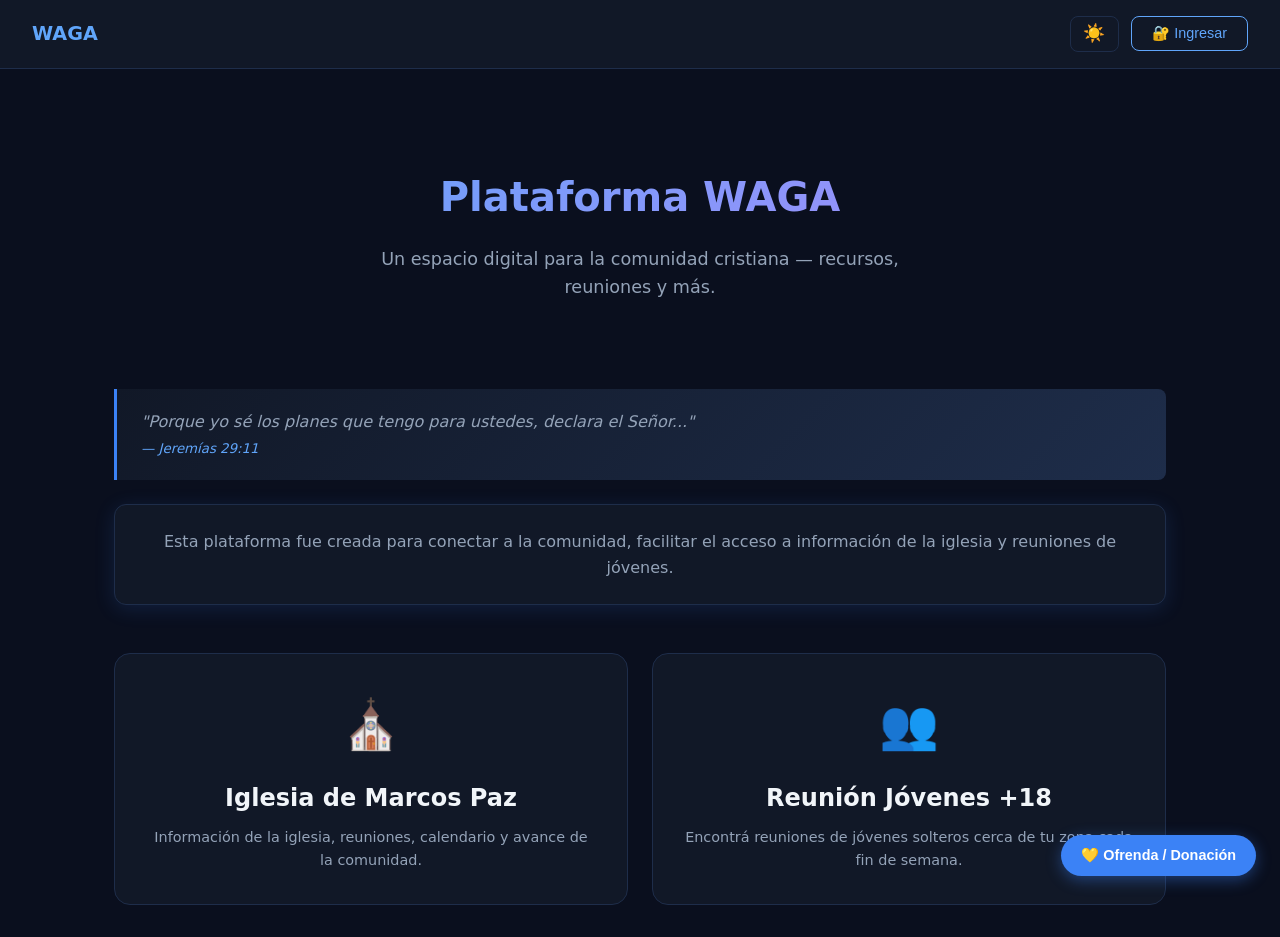
<file: index.html>
<!DOCTYPE html>


  <script src="js/auth.js"></script>

<!--
  index.html — Página principal (Home)
  Proyecto: WAGA
  Descripción: Página de entrada con versículo, presentación,
               links a las dos secciones principales y login de admin
-->
<html lang="es">

<head>
  <meta charset="UTF-8">
  <!-- Esto hace que se vea bien en celulares -->
  <meta name="viewport" content="width=device-width, initial-scale=1.0">
  <title>WAGA - Plataforma Cristiana</title>
  
  <!-- Conectamos el CSS que acabamos de crear -->
  <link rel="stylesheet" href="styles/main.css">
  
  <!-- Estilos específicos solo para esta página -->
  <style>
    /* Hero section - la parte grande arriba */
    .hero {
      text-align: center;
      padding: 4rem 1.5rem;
    }
    
    .hero h1 {
      font-size: 2.5rem;
      margin-bottom: 1rem;
      background: linear-gradient(135deg, #60a5fa, #a78bfa);
      -webkit-background-clip: text;
      -webkit-text-fill-color: transparent;
      background-clip: text;
    }
    
    /* Los dos cuadros grandes de navegación */
    .grilla-paginas {
      display: grid;
      grid-template-columns: 1fr 1fr;  /* Dos columnas iguales */
      gap: 1.5rem;
      margin-top: 3rem;
    }
    
    /* En celular, se ponen uno abajo del otro */
    @media (max-width: 600px) {
      .grilla-paginas { grid-template-columns: 1fr; }
      .hero h1 { font-size: 1.8rem; }
    }
    
    .tarjeta-pagina {
      background-color: var(--fondo-tarjeta);
      border: 1px solid var(--fondo-borde);
      border-radius: 16px;
      padding: 2rem;
      text-decoration: none;
      color: var(--texto-principal);
      transition: all 0.3s;
      display: block;
      text-align: center;
    }
    
    .tarjeta-pagina:hover {
      border-color: var(--color-primario);
      transform: translateY(-4px);
      box-shadow: 0 8px 30px rgba(59, 130, 246, 0.2);
    }
    
    .tarjeta-pagina .icono {
      font-size: 3rem;
      margin-bottom: 1rem;
      display: block;
    }
    
    .tarjeta-pagina h2 {
      margin-bottom: 0.5rem;
    }
    
    .tarjeta-pagina p {
      color: var(--texto-secundario);
      font-size: 0.9rem;
    }
  </style>
</head>

<body>
  
  <!-- ============================================
    BARRA DE NAVEGACIÓN (arriba de todo)
    ============================================ -->
  <nav class="navbar">
    <!-- Izquierda: Logo/Nombre -->
    <div class="navbar-izquierda">
      <span style="font-weight: 700; font-size: 1.2rem; color: var(--color-acento);">
        WAGA
      </span>
    </div>
    
    <!-- Derecha: Modo oscuro + Login admin -->
    <div class="navbar-derecha">
      <!-- Botón modo oscuro/claro -->
      <button id="btn-modo" class="btn-modo" onclick="cambiarModo()" title="Cambiar modo">
        ☀️
      </button>
      
      <!-- Botón login (para admin) -->
      <button class="btn btn-secundario" onclick="abrirLogin()">
        🔐 Ingresar
      </button>
    </div>
  </nav>

  <!-- ============================================
    CONTENIDO PRINCIPAL
    ============================================ -->
  <main class="contenedor">
    
    <!-- HERO: Presentación de la plataforma -->
    <section class="hero">
      <h1>Plataforma WAGA</h1>
      <p class="texto-secundario" style="font-size: 1.1rem; max-width: 600px; margin: 0 auto;">
        Un espacio digital para la comunidad cristiana — recursos, reuniones y más.
      </p>
    </section>

    <!-- VERSÍCULO (el admin puede editar esto) -->
    <div class="versiculo" id="versiculo-home">
      <p id="texto-versiculo">
        "Porque yo sé los planes que tengo para ustedes, declara el Señor..."
      </p>
      <small class="texto-acento" id="referencia-versiculo">— Jeremías 29:11</small>
    </div>

    <!-- DESCRIPCIÓN DEL PROPÓSITO -->
    <div class="tarjeta" style="margin-bottom: 2rem; text-align: center;">
      <p id="texto-proposito" style="color: var(--texto-secundario);">
        Esta plataforma fue creada para conectar a la comunidad, 
        facilitar el acceso a información de la iglesia y reuniones de jóvenes.
      </p>
    </div>

    <!-- LAS DOS SECCIONES PRINCIPALES -->
    <div class="grilla-paginas">
      
      <!-- Tarjeta 1: Iglesia de Marcos Paz -->
      <a href="iglesia.html" class="tarjeta-pagina">
        <span class="icono">⛪</span>
        <h2>Iglesia de Marcos Paz</h2>
        <p>Información de la iglesia, reuniones, calendario y avance de la comunidad.</p>
      </a>
      
      <!-- Tarjeta 2: Reunión Jóvenes +18 -->
      <a href="reunion18.html" class="tarjeta-pagina">
        <span class="icono">👥</span>
        <h2>Reunión Jóvenes +18</h2>
        <p>Encontrá reuniones de jóvenes solteros cerca de tu zona cada fin de semana.</p>
      </a>
      
    </div>

  </main>

  <!-- BOTÓN DE DONACIONES (fijo abajo a la derecha) -->
  <button class="btn-donacion" onclick="abrirDonacion()">
    💛 Ofrenda / Donación
  </button>

  <!-- ============================================
    MODAL DE LOGIN (se muestra cuando aprietan "Ingresar")
    Por ahora es básico, después lo conectamos al backend
    ============================================ -->
  <div id="modal-login" style="
    display: none;
    position: fixed;
    top: 0; left: 0;
    width: 100%; height: 100%;
    background: rgba(0,0,0,0.7);
    z-index: 500;
    align-items: center;
    justify-content: center;
  ">
    <div class="tarjeta" style="width: 360px; max-width: 90vw;">
      <div style="display: flex; justify-content: space-between; align-items: center; margin-bottom: 1.5rem;">
        <h3>Ingresar</h3>
        <button onclick="cerrarLogin()" style="background:none; border:none; color:var(--texto-secundario); cursor:pointer; font-size:1.2rem;">✕</button>
      </div>
      
      <div style="display: flex; flex-direction: column; gap: 1rem;">
        <div>
          <label style="display:block; margin-bottom:0.4rem; color:var(--texto-secundario); font-size:0.9rem;">
            DNI (usuario)
          </label>
          <input type="text" id="input-dni" placeholder="Ej: 12345678"
            style="
              width: 100%;
              padding: 0.6rem 0.9rem;
              background: var(--fondo-principal);
              border: 1px solid var(--fondo-borde);
              border-radius: 8px;
              color: var(--texto-principal);
              font-size: 1rem;
            ">
        </div>
        
        <div>
          <label style="display:block; margin-bottom:0.4rem; color:var(--texto-secundario); font-size:0.9rem;">
            Contraseña
          </label>
          <input type="password" id="input-pass" placeholder="Tu contraseña"
            style="
              width: 100%;
              padding: 0.6rem 0.9rem;
              background: var(--fondo-principal);
              border: 1px solid var(--fondo-borde);
              border-radius: 8px;
              color: var(--texto-principal);
              font-size: 1rem;
            ">
        </div>
        
        <button class="btn btn-primario" style="width:100%; justify-content:center; padding: 0.75rem;" onclick="intentarLogin()">
          Ingresar
        </button>
        
        <a href="recuperar.html" style="text-align:center; color:var(--color-acento); font-size:0.85rem;">
          ¿Olvidaste tu contraseña?
        </a>
      </div>
    </div>
  </div>

  <!-- ============================================
    JAVASCRIPT de esta página
    ============================================ -->
  <!-- Primero cargamos el JS del modo oscuro -->
  <script src="js/darkmode.js"></script>
  <script src="js/auth.js"></script>      
  <script src="js/calendar.js"></script>  
  
  <!-- Después el JS específico de esta página -->
  <script>
    /* === FUNCIONES DEL LOGIN === */
    
    function abrirLogin() {
      const modal = document.getElementById('modal-login');
      modal.style.display = 'flex';  // Mostramos el cuadro
    }
    
    function cerrarLogin() {
      const modal = document.getElementById('modal-login');
      modal.style.display = 'none';  // Ocultamos el cuadro
    }
    
    // Cerrar el modal si aprietan fuera del cuadro
    document.getElementById('modal-login').addEventListener('click', function(e) {
      if (e.target === this) cerrarLogin();
    });
    
    function intentarLogin() {
        const dni  = document.getElementById('input-dni').value.trim();
        const pass = document.getElementById('input-pass').value;
        loginConServidor(dni, pass,
          function(usuario) {
            cerrarLogin();
            alert('Bienvenido ' + usuario.nombre + '!');
          },
          function(error) {
            alert('Error: ' + error);
          }
        );
      }
    
    /* === FUNCIÓN DE DONACIÓN === */
    function abrirDonacion() {
      // Acá después ponés tu link de Mercado Pago o Cafecito
      window.open('https://cafecito.app/', '_blank');
    }

// ── Carga los textos editables del servidor ──
      document.addEventListener('DOMContentLoaded', function() {
        cargarContenido({
          'versiculo_home': 'texto-versiculo',
          'proposito_home': 'texto-proposito'
        });
      });

  </script>



</body>
</html>
</file>
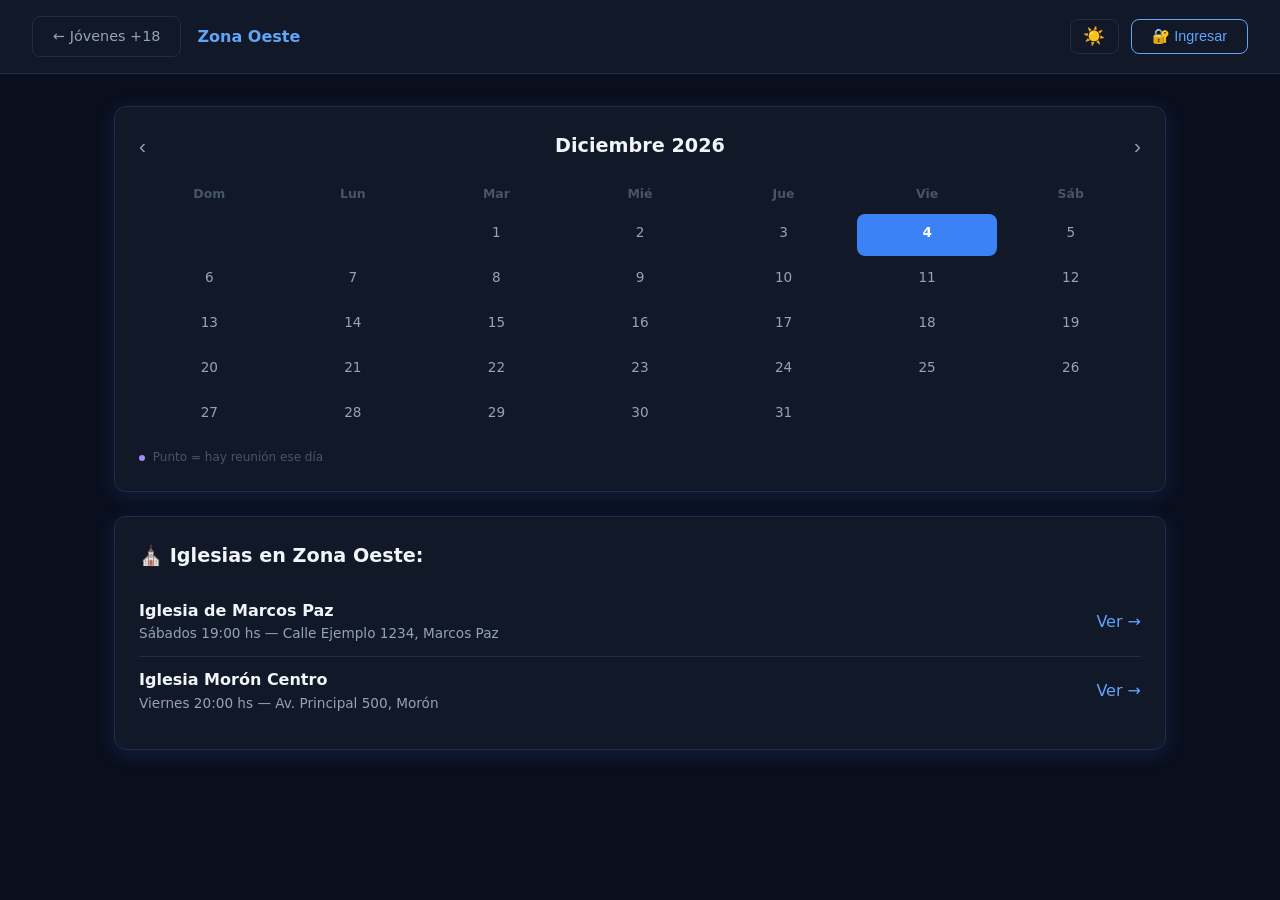
<file: caba.html>
<!DOCTYPE html>
<!--
  zona-oeste.html (copiá y renombrá para norte/sur/caba)
-->
<html lang="es">
<head>
  <meta charset="UTF-8">
  <meta name="viewport" content="width=device-width, initial-scale=1.0">
  <title>Zona CABA - WAGA</title>  <!-- CAMBIAR -->
  <link rel="stylesheet" href="styles/main.css">
  <style>
    .calendario-zona {
      display: grid;
      grid-template-columns: repeat(7, 1fr);
      gap: 3px;
      font-size: 0.85rem;
    }
    .cal-z-nombre { text-align:center; padding:0.4rem; color:var(--texto-apagado); font-weight:600; font-size:0.78rem; }
    .cal-z-dia    { text-align:center; padding:0.5rem 0.25rem; border-radius:8px; cursor:pointer; color:var(--texto-secundario); transition:all 0.15s; min-height:42px; display:flex; flex-direction:column; align-items:center; justify-content:flex-start; }
    .cal-z-dia:hover { background:var(--fondo-borde); }
    .cal-z-dia.hoy  { background:var(--color-primario); color:white; font-weight:700; }
    .cal-z-dia.tiene-evento::after { content:''; display:block; width:5px; height:5px; border-radius:50%; background:#a78bfa; margin:2px auto 0; }
    .cal-z-dia.vacio { cursor:default; }

    /* Panel de eventos del día seleccionado */
    #eventos-dia { margin-top:1.5rem; }
    .evento-item {
      background: var(--fondo-tarjeta);
      border: 1px solid var(--fondo-borde);
      border-left: 3px solid var(--color-primario);
      border-radius: 0 8px 8px 0;
      padding: 0.75rem 1rem;
      margin-bottom: 0.75rem;
      cursor: pointer;
      transition: all 0.2s;
    }
    .evento-item:hover { border-left-color: var(--color-acento); background: var(--fondo-borde); }
    .evento-item h4 { margin-bottom: 0.2rem; }
    .evento-item p  { color:var(--texto-secundario); font-size:0.85rem; }

    /* Modal de info de iglesia */
    .modal-iglesia-contenido { width:500px; max-width:95vw; }
    .info-iglesia-mapa { width:100%; height:220px; border-radius:8px; border:1px solid var(--fondo-borde); margin-top:0.75rem; }

    /* Lista de iglesias */
    .iglesia-lista-item {
      display:flex; align-items:center; justify-content:space-between;
      padding:0.65rem 0;
      border-bottom:1px solid var(--fondo-borde);
      cursor:pointer;
      transition: background 0.15s;
    }
    .iglesia-lista-item:hover { color:var(--color-acento); }
    .iglesia-lista-item:last-child { border-bottom:none; }
  </style>
</head>
<body>

  <nav class="navbar">
    <div class="navbar-izquierda">
      <a href="reunion18.html" class="btn btn-home">← Jóvenes +18</a>
      <span style="font-weight:700; color:var(--color-acento);">Zona Oeste</span>  <!-- CAMBIAR -->
    </div>
    <div class="navbar-derecha">
      <button id="btn-modo" class="btn-modo" onclick="cambiarModo()">☀️</button>
      <button class="btn btn-secundario" onclick="abrirLoginZona()">🔐 Ingresar</button>
    </div>
  </nav>

  <!-- Barra admin -->
  <div id="barra-edicion-zona" style="display:none; background:rgba(59,130,246,0.1); border-bottom:1px solid rgba(59,130,246,0.3); padding:0.6rem 2rem; align-items:center; gap:1rem; font-size:0.85rem;">
    <span style="color:var(--color-acento);">✏️ Modo edición</span>
    <button class="btn btn-secundario" style="padding:0.3rem 0.8rem; font-size:0.8rem;" onclick="agregarIglesia()">+ Agregar iglesia</button>
    <button class="btn btn-secundario" style="padding:0.3rem 0.8rem; font-size:0.8rem;" onclick="agregarEvento()">+ Agregar evento</button>
    <span style="margin-left:auto;" id="nombre-sesion-zona"></span>
    <button class="btn" style="padding:0.3rem 0.8rem; font-size:0.8rem; color:var(--texto-secundario);" onclick="cerrarSesionZona()">Cerrar sesión</button>
  </div>

  <main class="contenedor">

    <!-- CALENDARIO GRANDE -->
    <div class="tarjeta" style="margin-bottom:1.5rem;">
      <div style="display:flex; justify-content:space-between; align-items:center; margin-bottom:1rem;">
        <button onclick="mesAnteriorZona()" style="background:none; border:none; cursor:pointer; color:var(--texto-secundario); font-size:1.3rem;">‹</button>
        <h3 id="titulo-cal-zona"></h3>
        <button onclick="mesSiguienteZona()" style="background:none; border:none; cursor:pointer; color:var(--texto-secundario); font-size:1.3rem;">›</button>
      </div>
      <div class="calendario-zona" id="cal-zona"></div>
      <p style="font-size:0.75rem; color:var(--texto-apagado); margin-top:0.75rem;">
        <span style="display:inline-block; width:6px; height:6px; border-radius:50%; background:#a78bfa; margin-right:4px;"></span>
        Punto = hay reunión ese día
      </p>

      <!-- Eventos del día seleccionado -->
      <div id="eventos-dia" style="display:none;">
        <h4 style="margin-bottom:0.75rem;" id="titulo-eventos-dia"></h4>
        <div id="lista-eventos-dia"></div>
      </div>
    </div>

    <!-- LISTA DE IGLESIAS EN ESTA ZONA -->
    <div class="tarjeta">
      <h3 style="margin-bottom:1rem;">⛪ Iglesias en Zona Oeste:</h3>  <!-- CAMBIAR -->
      <div id="lista-iglesias">
        <!-- Se generan con JS -->
      </div>
    </div>

  </main>

  <!-- MODAL DE INFO DE IGLESIA -->
  <div id="modal-iglesia" style="display:none; position:fixed; top:0; left:0; width:100%; height:100%; background:rgba(0,0,0,0.75); z-index:500; align-items:center; justify-content:center; padding:1rem; overflow-y:auto;">
    <div class="tarjeta modal-iglesia-contenido">
      <div style="display:flex; justify-content:space-between; align-items:flex-start; margin-bottom:1rem;">
        <div>
          <h3 id="modal-iglesia-nombre"></h3>
          <p id="modal-iglesia-dir" style="color:var(--texto-secundario); font-size:0.9rem; margin-top:0.25rem;"></p>
        </div>
        <button onclick="cerrarModalIglesia()" style="background:none; border:none; color:var(--texto-secundario); cursor:pointer; font-size:1.2rem; margin-left:1rem;">✕</button>
      </div>
      <div style="display:flex; flex-direction:column; gap:0.5rem; font-size:0.9rem; margin-bottom:1rem;">
        <div>📅 <strong>Reunión de jóvenes:</strong> <span id="modal-iglesia-horario"></span></div>
        <div>📸 <strong>Instagram:</strong> <a id="modal-iglesia-ig" href="#" target="_blank" style="color:var(--color-acento);"></a></div>
        <div>🔢 <strong>Edad:</strong> <span id="modal-iglesia-edad"></span></div>
      </div>
      <iframe id="modal-iglesia-mapa" class="info-iglesia-mapa" src="" allowfullscreen loading="lazy"></iframe>
    </div>
  </div>

  <!-- MODAL LOGIN ZONA -->
  <div id="modal-login-zona" style="display:none; position:fixed; top:0; left:0; width:100%; height:100%; background:rgba(0,0,0,0.7); z-index:500; align-items:center; justify-content:center;">
    <div class="tarjeta" style="width:360px; max-width:90vw;">
      <div style="display:flex; justify-content:space-between; align-items:center; margin-bottom:1.5rem;">
        <h3>Ingresar</h3>
        <button onclick="cerrarLoginZona()" style="background:none; border:none; color:var(--texto-secundario); cursor:pointer; font-size:1.2rem;">✕</button>
      </div>
      <div style="display:flex; flex-direction:column; gap:1rem;">
        <div>
          <label style="display:block; margin-bottom:0.4rem; color:var(--texto-secundario); font-size:0.9rem;">DNI</label>
          <input type="text" id="z-dni" style="width:100%; padding:0.6rem; background:var(--fondo-principal); border:1px solid var(--fondo-borde); border-radius:8px; color:var(--texto-principal); font-size:1rem;" placeholder="12345678">
        </div>
        <div>
          <label style="display:block; margin-bottom:0.4rem; color:var(--texto-secundario); font-size:0.9rem;">Contraseña</label>
          <input type="password" id="z-pass" style="width:100%; padding:0.6rem; background:var(--fondo-principal); border:1px solid var(--fondo-borde); border-radius:8px; color:var(--texto-principal); font-size:1rem;" placeholder="Contraseña">
        </div>
        <button class="btn btn-primario" style="width:100%; justify-content:center; padding:0.75rem;" onclick="intentarLoginZona()">Ingresar</button>
      </div>
    </div>
  </div>

  <script src="js/darkmode.js"></script>
  <script src="js/auth.js"></script>      
    <script src="js/calendar.js"></script> 
  <script>
    /* =============================================
       DATOS DE ESTA ZONA (Oeste)
       Cuando tengas el servidor, esto viene de la API
    ============================================= */
    const nombreZona = 'Zona Oeste';  // CAMBIAR en cada copia

    const iglesiasZona = [
      {
        id: 1,
        nombre: 'Iglesia de Marcos Paz',
        direccion: 'Calle Ejemplo 1234, Marcos Paz',
        horario: 'Sábados 19:00 hs',
        instagram: 'https://instagram.com/',
        edad: '+18 solteros',
        mapa: 'https://maps.google.com/maps?q=Marcos+Paz,Buenos+Aires&output=embed',
        eventos: ['2026-05-10', '2026-05-17', '2026-05-24']
      },
      {
        id: 2,
        nombre: 'Iglesia Morón Centro',
        direccion: 'Av. Principal 500, Morón',
        horario: 'Viernes 20:00 hs',
        instagram: 'https://instagram.com/',
        edad: '+18 solteros',
        mapa: 'https://maps.google.com/maps?q=Moron,Buenos+Aires&output=embed',
        eventos: ['2026-05-08', '2026-05-15', '2026-05-22']
      }
    ];

    // Juntamos todos los eventos de todas las iglesias en un solo array
    const todosEventos = [...new Set(iglesiasZona.flatMap(i => i.eventos))];

    /* =============================================
       VARIABLES DEL CALENDARIO
    ============================================= */
    const MESES_Z = ['Enero','Febrero','Marzo','Abril','Mayo','Junio','Julio','Agosto','Septiembre','Octubre','Noviembre','Diciembre'];
    const DIAS_Z  = ['Dom','Lun','Mar','Mié','Jue','Vie','Sáb'];
    let zMes  = new Date().getMonth();
    let zAnio = new Date().getFullYear();

    function mesAnteriorZona() { zMes--; if(zMes<0){zMes=11;zAnio--;} renderCalZona(); }
    function mesSiguienteZona(){ zMes++; if(zMes>11){zMes=0;zAnio++;} renderCalZona(); }

    function renderCalZona() {
      const cont  = document.getElementById('cal-zona');
      const titulo = document.getElementById('titulo-cal-zona');
      titulo.textContent = `${MESES_Z[zMes]} ${zAnio}`;

      const hoy       = new Date();
      const primerDia = new Date(zAnio, zMes, 1).getDay();
      const diasEnMes = new Date(zAnio, zMes+1, 0).getDate();
      const setEv     = new Set(todosEventos);

      let html = '';
      DIAS_Z.forEach(d => { html += `<div class="cal-z-nombre">${d}</div>`; });
      for(let i=0; i<primerDia; i++) html += `<div class="cal-z-dia vacio"></div>`;

      for(let d=1; d<=diasEnMes; d++){
        const fecha = `${zAnio}-${String(zMes+1).padStart(2,'0')}-${String(d).padStart(2,'0')}`;
        const esHoy = d===hoy.getDate() && zMes===hoy.getMonth() && zAnio===hoy.getFullYear();
        const tieneEv = setEv.has(fecha);
        let cls = 'cal-z-dia';
        if(esHoy)   cls += ' hoy';
        if(tieneEv) cls += ' tiene-evento';
        html += `<div class="${cls}" onclick="seleccionarDia('${fecha}')">${d}</div>`;
      }
      cont.innerHTML = html;
    }

    function seleccionarDia(fecha) {
      const panel  = document.getElementById('eventos-dia');
      const titulo = document.getElementById('titulo-eventos-dia');
      const lista  = document.getElementById('lista-eventos-dia');

      // Buscamos iglesias con eventos en esa fecha
      const iglesiasHoy = iglesiasZona.filter(i => i.eventos.includes(fecha));
      if(iglesiasHoy.length === 0) { panel.style.display='none'; return; }

      const [anio,mes,dia] = fecha.split('-');
      titulo.textContent = `Reuniones el ${parseInt(dia)} de ${MESES_Z[parseInt(mes)-1]}`;

      lista.innerHTML = iglesiasHoy.map(ig => `
        <div class="evento-item" onclick="verIglesia(${ig.id})">
          <h4>⛪ ${ig.nombre}</h4>
          <p>${ig.horario} — ${ig.direccion}</p>
        </div>
      `).join('');

      panel.style.display = 'block';
    }

    /* =============================================
       MODAL DE IGLESIA
    ============================================= */
    function verIglesia(id) {
      const ig = iglesiasZona.find(i => i.id === id);
      if(!ig) return;
      document.getElementById('modal-iglesia-nombre').textContent  = ig.nombre;
      document.getElementById('modal-iglesia-dir').textContent     = ig.direccion;
      document.getElementById('modal-iglesia-horario').textContent = ig.horario;
      document.getElementById('modal-iglesia-edad').textContent    = ig.edad;
      document.getElementById('modal-iglesia-ig').textContent      = '@instagram';
      document.getElementById('modal-iglesia-ig').href             = ig.instagram;
      document.getElementById('modal-iglesia-mapa').src            = ig.mapa;
      document.getElementById('modal-iglesia').style.display       = 'flex';

      // También la mostramos en la lista de abajo
    }

    function cerrarModalIglesia() {
      document.getElementById('modal-iglesia').style.display = 'none';
      document.getElementById('modal-iglesia-mapa').src = '';  // Libera el mapa
    }

    /* =============================================
       LISTA DE IGLESIAS
    ============================================= */
    function renderListaIglesias() {
      const lista = document.getElementById('lista-iglesias');
      lista.innerHTML = iglesiasZona.map(ig => `
        <div class="iglesia-lista-item" onclick="verIglesia(${ig.id})">
          <div>
            <div style="font-weight:600;">${ig.nombre}</div>
            <div style="font-size:0.85rem; color:var(--texto-secundario);">${ig.horario} — ${ig.direccion}</div>
          </div>
          <span style="color:var(--color-acento);">Ver →</span>
        </div>
      `).join('');
    }

    /* =============================================
       LOGIN ZONA (comparte sesión con reunion18)
    ============================================= */
    const usuariosZona = {
      'TU_DNI':   { pass: 'TU_PASS',  rol: 'admin',       nombre: 'Admin' },
      '99999999': { pass: 'colab123', rol: 'colaborador', nombre: 'Colaborador' }
    };

    function abrirLoginZona()  { document.getElementById('modal-login-zona').style.display = 'flex'; }
    function cerrarLoginZona() { document.getElementById('modal-login-zona').style.display = 'none'; }
    document.getElementById('modal-login-zona').addEventListener('click', e => {
      if(e.target === document.getElementById('modal-login-zona')) cerrarLoginZona();
    });

    function intentarLoginZona() {
        const dni  = document.getElementById('z-dni').value.trim();
        const pass = document.getElementById('z-pass').value;
        loginConServidor(dni, pass,
          function(usuario) {
            cerrarLoginZona();
            activarEdicionZona(usuario);
          },
          function(error) {
            alert('Error: ' + error);
          }
        );
      }

    function activarEdicionZona(user) {
      document.getElementById('barra-edicion-zona').style.display = 'flex';
      document.getElementById('nombre-sesion-zona').textContent = `👤 ${user.nombre}`;
    }

    function cerrarSesionZona() {
        logoutConServidor();
      }

    function agregarIglesia() {
      const nombre = prompt('Nombre de la iglesia:');
      const dir    = prompt('Dirección:');
      const horario= prompt('Horario de reunión jóvenes:');
      if(!nombre) return;
      iglesiasZona.push({ id: Date.now(), nombre, direccion: dir, horario, instagram:'#', edad:'+18', mapa:'', eventos:[] });
      renderListaIglesias();
      alert('Iglesia agregada (se guardará en el servidor cuando lo conectemos)');
    }

    function agregarEvento() {
      const fecha = prompt('Fecha del evento (YYYY-MM-DD):');
      if(!fecha) return;
      todosEventos.push(fecha);
      renderCalZona();
      alert('Evento agregado al calendario');
    }

    /* =============================================
       INICIO
    ============================================= */
    document.addEventListener('DOMContentLoaded', function() {
        renderCalZona();
        renderListaIglesias();
        const u = getUsuarioActual();
        if (u) activarEdicionZona(u);
      });
  </script>
</body>
</html>
</file>
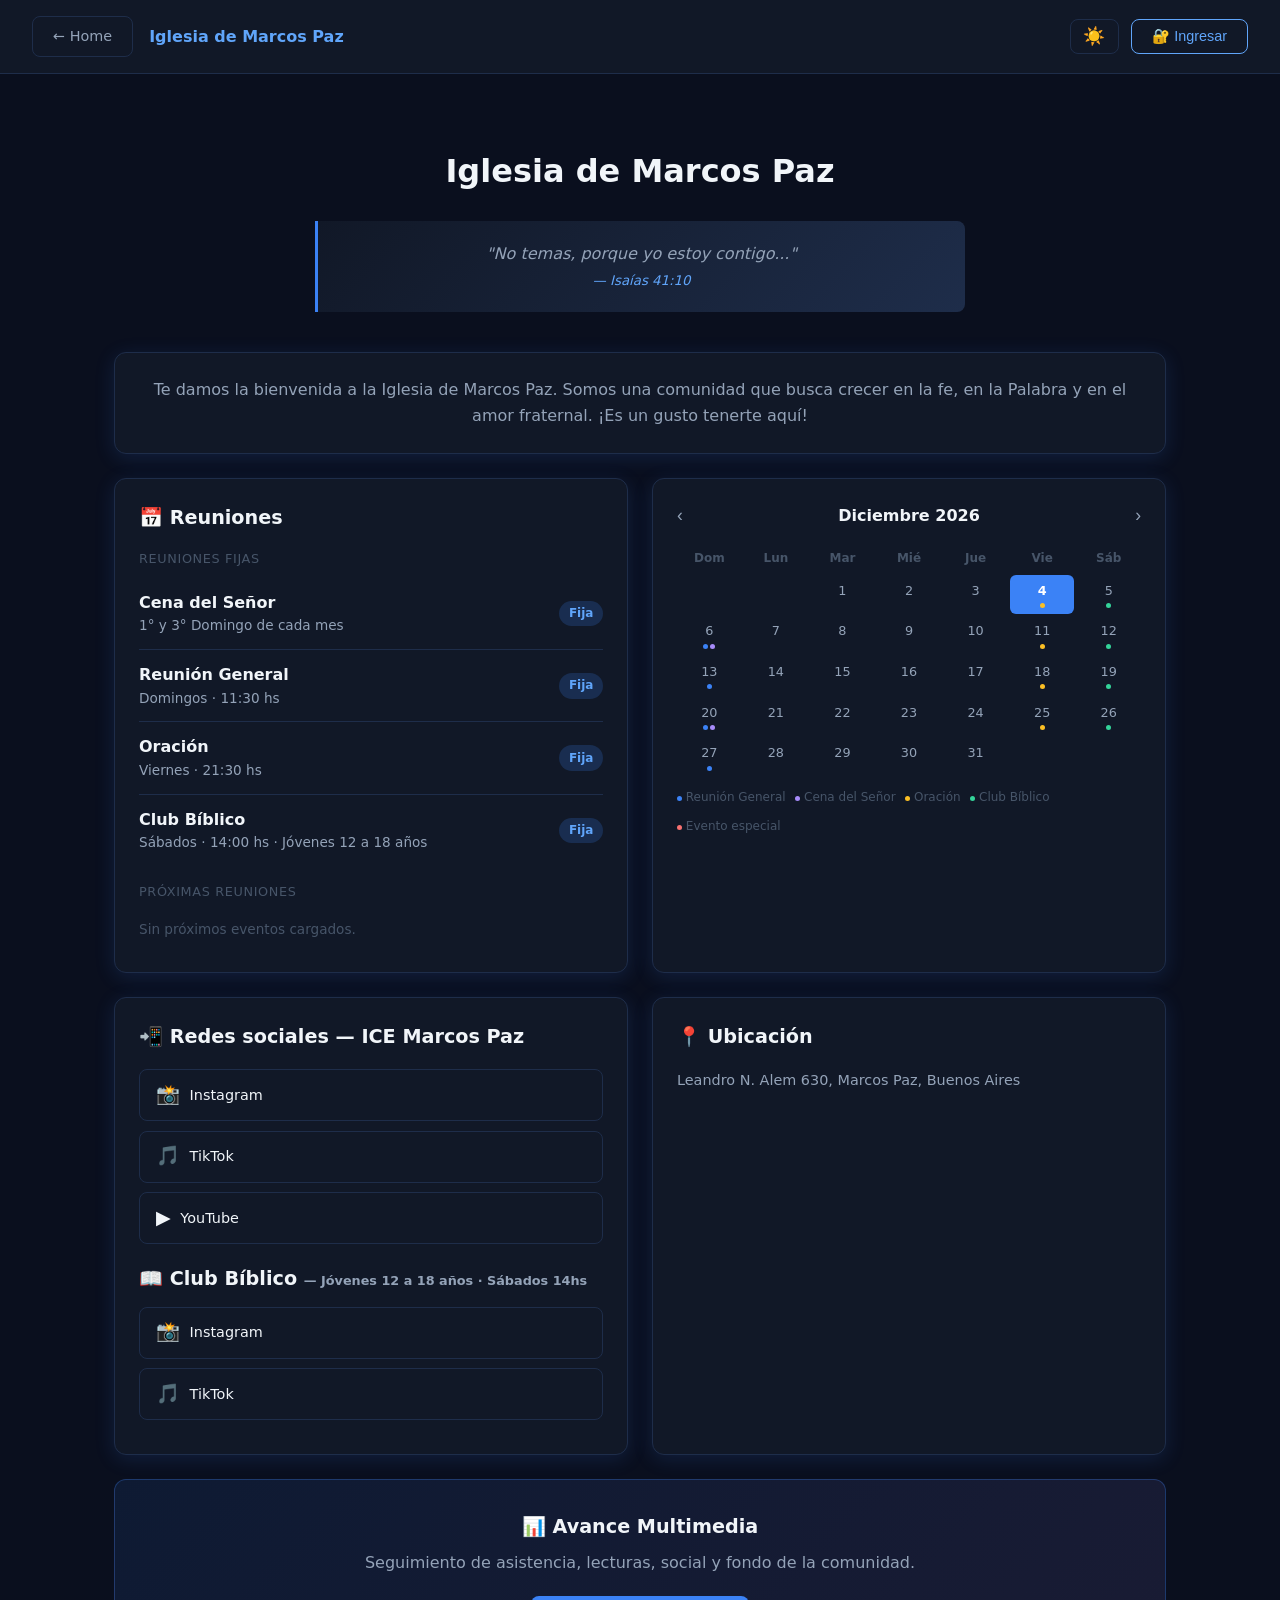
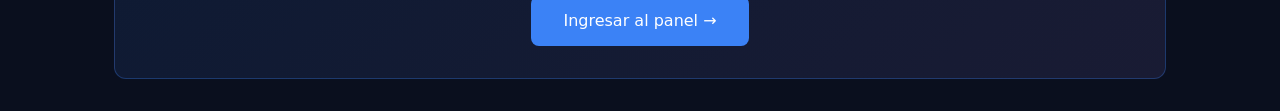
<file: iglesia.html>
<!DOCTYPE html>
<!--
  iglesia.html — Iglesia de Marcos Paz
  Secciones: versículo, bienvenida, reuniones, redes sociales, mapa, acceso a multimedia
-->
<html lang="es">
<head>
  <meta charset="UTF-8">
  <meta name="viewport" content="width=device-width, initial-scale=1.0">
  <title>Iglesia de Marcos Paz - WAGA</title>
  <link rel="stylesheet" href="styles/main.css">
  <style>
    .grilla-2 {
      display: grid;
      grid-template-columns: 1fr 1fr;
      gap: 1.5rem;
    }
    @media (max-width: 700px) {
      .grilla-2 { grid-template-columns: 1fr; }
    }
    .reunion-item {
      padding: 0.75rem 0;
      border-bottom: 1px solid var(--fondo-borde);
      display: flex;
      justify-content: space-between;
      align-items: center;
    }
    .reunion-item:last-child { border-bottom: none; }
    .badge {
      font-size: 0.75rem;
      padding: 0.2rem 0.6rem;
      border-radius: 20px;
      font-weight: 600;
    }
    .badge-fija   { background: rgba(59,130,246,0.2); color: #60a5fa; }
    .badge-futura { background: rgba(167,139,250,0.2); color: #a78bfa; }
    .red-social-btn {
      display: flex;
      align-items: center;
      gap: 0.6rem;
      padding: 0.6rem 1rem;
      border-radius: 8px;
      border: 1px solid var(--fondo-borde);
      color: var(--texto-principal);
      text-decoration: none;
      font-size: 0.9rem;
      transition: all 0.2s;
      margin-bottom: 0.6rem;
    }
    .red-social-btn:hover {
      border-color: var(--color-primario);
      background: var(--fondo-borde);
    }
    .mapa-embed {
      width: 100%;
      height: 300px;
      border-radius: 12px;
      border: 1px solid var(--fondo-borde);
    }
    .acceso-multimedia {
      background: linear-gradient(135deg, rgba(59,130,246,0.1), rgba(167,139,250,0.1));
      border: 1px solid rgba(59,130,246,0.3);
      border-radius: 12px;
      padding: 2rem;
      text-align: center;
      margin-top: 1.5rem;
    }
    /* Mini calendario de reuniones */
    .calendario-mini {
      display: grid;
      grid-template-columns: repeat(7, 1fr);
      gap: 2px;
      font-size: 0.8rem;
    }
    .cal-dia-nombre {
      text-align: center;
      padding: 0.3rem;
      color: var(--texto-apagado);
      font-weight: 600;
      font-size: 0.75rem;
    }
    .cal-dia {
      text-align: center;
      padding: 0.35rem;
      border-radius: 6px;
      cursor: pointer;
      color: var(--texto-secundario);
      transition: all 0.15s;
    }
    .cal-dia:hover { background: var(--fondo-borde); }
    .cal-dia.hoy {
      background: var(--color-primario);
      color: white;
      font-weight: 700;
    }
    .cal-dia.tiene-evento { position: relative; }
    .cal-dia.tiene-evento::after {
      content: '';
      display: block;
      width: 4px; height: 4px;
      border-radius: 50%;
      background: #a78bfa;
      margin: 1px auto 0;
    }
    .cal-dia.vacio { cursor: default; }


    /* Puntos del calendario */
.cal-dia.tiene-evento { position: relative; }
.puntos-cal {
  display: flex;
  gap: 2px;
  justify-content: center;
  margin-top: 2px;
}
.punto { width: 5px; height: 5px; border-radius: 50%; display: inline-block; }
.punto-azul   { background: #3b82f6; }
.punto-morado { background: #a78bfa; }
.punto-verde  { background: #34d399; }
.punto-amarillo { background: #fbbf24; }
.punto-rojo   { background: #f87171; }

/* Panel de info del día seleccionado */
#info-dia-seleccionado {
  margin-top: 1rem;
  border-top: 1px solid var(--fondo-borde);
  padding-top: 1rem;
  display: none;
}
.evento-dia-item {
  padding: 0.5rem 0.75rem;
  border-radius: 8px;
  margin-bottom: 0.5rem;
  border-left: 3px solid var(--color-primario);
  background: var(--fondo-principal);
  font-size: 0.88rem;
}


  </style>
</head>
<body>

  <!-- NAVBAR -->
  <nav class="navbar">
    <div class="navbar-izquierda">
      <a href="index.html" class="btn btn-home">← Home</a>
      <span style="font-weight:700; color:var(--color-acento);">Iglesia de Marcos Paz</span>
    </div>
    <div class="navbar-derecha">
      <button id="btn-modo" class="btn-modo" onclick="cambiarModo()">☀️</button>
      <button class="btn btn-secundario" onclick="abrirLogin()">🔐 Ingresar</button>
    </div>
  </nav>

  <!-- BARRA DE EDICIÓN (solo visible cuando hay sesión de admin/colaborador) -->
  <div id="barra-edicion" style="
    display: none;
    background: rgba(59,130,246,0.1);
    border-bottom: 1px solid rgba(59,130,246,0.3);
    padding: 0.6rem 2rem;
    display: none;
    align-items: center;
    gap: 1rem;
    font-size: 0.85rem;
  ">
    <span style="color:var(--color-acento);">✏️ Modo edición activo</span>
    <button class="btn btn-secundario" style="padding:0.3rem 0.8rem; font-size:0.8rem;" onclick="editarVersiculo()">Editar versículo</button>
    <button class="btn btn-secundario" style="padding:0.3rem 0.8rem; font-size:0.8rem;" onclick="editarBienvenida()">Editar bienvenida</button>
    <button class="btn btn-secundario" style="padding:0.3rem 0.8rem; font-size:0.8rem;" onclick="agregarReunion()">+ Reunión</button>
    <button class="btn btn-secundario" style="padding:0.3rem 0.8rem; font-size:0.8rem;" onclick="editarRedes()">Editar redes</button>
    <span style="margin-left:auto; color:var(--texto-secundario);" id="nombre-sesion"></span>
    <button class="btn" style="padding:0.3rem 0.8rem; font-size:0.8rem; color:var(--texto-secundario);" onclick="cerrarSesion()">Cerrar sesión</button>
  </div>

  <main class="contenedor">

    <!-- TÍTULO Y VERSÍCULO -->
    <section style="text-align:center; padding: 2.5rem 0 1rem;">
      <h1 id="titulo-iglesia">Iglesia de Marcos Paz</h1>
      <div class="versiculo" style="max-width:650px; margin:1.5rem auto;">
        <p id="versiculo-iglesia">"No temas, porque yo estoy contigo..."</p>
        <small class="texto-acento" id="ref-versiculo-iglesia">— Isaías 41:10</small>
      </div>
    </section>

    <!-- MENSAJE DE BIENVENIDA -->
    <div class="tarjeta" style="text-align:center; margin-bottom:1.5rem;">
      <p id="bienvenida-texto" style="color:var(--texto-secundario); font-size:1rem;">
        Te damos la bienvenida a la Iglesia de Marcos Paz. 
        Somos una comunidad que busca crecer en la fe, en la Palabra y en el amor fraternal. 
        ¡Es un gusto tenerte aquí!
      </p>
    </div>

    <!-- REUNIONES + CALENDARIO -->
    <div class="grilla-2" style="margin-bottom:1.5rem;">

      <!-- Cuadro reuniones -->
      <div class="tarjeta">
        <h3 style="margin-bottom:1rem;">📅 Reuniones</h3>

        <p style="font-size:0.8rem; text-transform:uppercase; letter-spacing:0.05em; color:var(--texto-apagado); margin-bottom:0.5rem;">
          Reuniones fijas
        </p>
        <div id="lista-reuniones-fijas">
  <div class="reunion-item">
    <div>
      <div style="font-weight:600;">Cena del Señor</div>
      <div style="font-size:0.85rem; color:var(--texto-secundario);">1° y 3° Domingo de cada mes</div>
    </div>
    <span class="badge badge-fija">Fija</span>
  </div>
  <div class="reunion-item">
    <div>
      <div style="font-weight:600;">Reunión General</div>
      <div style="font-size:0.85rem; color:var(--texto-secundario);">Domingos · 11:30 hs</div>
    </div>
    <span class="badge badge-fija">Fija</span>
  </div>
  <div class="reunion-item">
    <div>
      <div style="font-weight:600;">Oración</div>
      <div style="font-size:0.85rem; color:var(--texto-secundario);">Viernes · 21:30 hs</div>
    </div>
    <span class="badge badge-fija">Fija</span>
  </div>
  <div class="reunion-item">
    <div>
      <div style="font-weight:600;">Club Bíblico</div>
      <div style="font-size:0.85rem; color:var(--texto-secundario);">Sábados · 14:00 hs · Jóvenes 12 a 18 años</div>
    </div>
    <span class="badge badge-fija">Fija</span>
  </div>
</div>

        <p style="font-size:0.8rem; text-transform:uppercase; letter-spacing:0.05em; color:var(--texto-apagado); margin: 1rem 0 0.5rem;">
          Próximas reuniones
        </p>
        <div id="lista-reuniones-futuras">
  <div style="font-size:0.85rem; color:var(--texto-apagado); padding:0.5rem 0;">
    Sin próximos eventos cargados.
  </div>
</div>
      </div>

      <!-- Mini calendario -->
      <div class="tarjeta">
  <div style="display:flex; justify-content:space-between; align-items:center; margin-bottom:1rem;">
    <button onclick="mesAnterior()" style="background:none; border:none; cursor:pointer; color:var(--texto-secundario); font-size:1.1rem;">‹</button>
    <h3 id="titulo-calendario" style="font-size:1rem;"></h3>
    <button onclick="mesSiguiente()" style="background:none; border:none; cursor:pointer; color:var(--texto-secundario); font-size:1.1rem;">›</button>
  </div>
  <div class="calendario-mini" id="calendario-iglesia"></div>

  <!-- Leyenda -->
  <div style="display:flex; flex-wrap:wrap; gap:0.6rem; margin-top:0.75rem; font-size:0.75rem; color:var(--texto-apagado);">
    <span><span class="punto punto-azul"></span> Reunión General</span>
    <span><span class="punto punto-morado"></span> Cena del Señor</span>
    <span><span class="punto punto-amarillo"></span> Oración</span>
    <span><span class="punto punto-verde"></span> Club Bíblico</span>
    <span><span class="punto punto-rojo"></span> Evento especial</span>
  </div>

  <!-- Info del día seleccionado -->
  <div id="info-dia-seleccionado">
    <p style="font-weight:600; margin-bottom:0.5rem;" id="titulo-dia-sel"></p>
    <div id="lista-eventos-dia"></div>
  </div>
</div>

    </div>

    <!-- REDES SOCIALES + UBICACIÓN -->
    <div class="grilla-2" style="margin-bottom:1.5rem;">

      <!-- Redes sociales -->
      <div class="tarjeta">
        <h3 style="margin-bottom:1rem;">📲 Redes sociales — ICE Marcos Paz</h3>
<a href="#" id="link-instagram" target="_blank" class="red-social-btn">
  <span style="font-size:1.2rem;">📸</span> Instagram
</a>
<a href="#" id="link-tiktok" target="_blank" class="red-social-btn">
  <span style="font-size:1.2rem;">🎵</span> TikTok
</a>
<a href="#" id="link-youtube" target="_blank" class="red-social-btn">
  <span style="font-size:1.2rem;">▶️</span> YouTube
</a>

<h3 style="margin-bottom:0.75rem; margin-top:1.25rem;">📖 Club Bíblico <small style="font-size:0.8rem; color:var(--texto-secundario);">— Jóvenes 12 a 18 años · Sábados 14hs</small></h3>
<a href="#" id="link-instagram-cb" target="_blank" class="red-social-btn">
  <span style="font-size:1.2rem;">📸</span> Instagram
</a>
<a href="#" id="link-tiktok-cb" target="_blank" class="red-social-btn">
  <span style="font-size:1.2rem;">🎵</span> TikTok
</a>
      </div>

      <!-- Ubicación -->
      <div class="tarjeta">
        <h3 style="margin-bottom:1rem;">📍 Ubicación</h3>
        <p style="color:var(--texto-secundario); font-size:0.9rem; margin-bottom:0.75rem;" id="direccion-iglesia">
          Leandro N. Alem 630, Marcos Paz, Buenos Aires
        </p>
        <!-- REEMPLAZÁ el src con tu iframe de Google Maps real -->
        <!-- Para obtenerlo: buscá tu iglesia en maps.google.com → Compartir → Insertar mapa → copiá el src del iframe -->
        <iframe
          id="mapa-iglesia"
          class="mapa-embed"
          src="https://www.google.com/maps/embed?pb=!1m18!1m12!1m3!1d1546.4303255727868!2d-58.82942063471741!3d-34.78652977996707!2m3!1f0!2f0!3f0!3m2!1i1024!2i768!4f13.1!3m3!1m2!1s0x95bcef2aa31f35d9%3A0x5ef3192789cfe884!2sIglesia%20Cristiana%20Evangelica%20de%20Marcos%20paz!5e0!3m2!1ses!2sar!4v1777733645858!5m2!1ses!2sar" width="600" height="450" style="border:0;" allowfullscreen="" loading="lazy" referrerpolicy="no-referrer-when-downgrade"
          allowfullscreen=""
          loading="lazy"
          referrerpolicy="no-referrer-when-downgrade">
        </iframe>
      </div>

    </div>

    <!-- ACCESO A MULTIMEDIA (lleva a multimedia.html) -->
    <div class="acceso-multimedia">
      <h3 style="margin-bottom:0.5rem;">📊 Avance Multimedia</h3>
      <p style="color:var(--texto-secundario); margin-bottom:1.25rem;">
        Seguimiento de asistencia, lecturas, social y fondo de la comunidad.
      </p>
      <a href="multimedia.html" class="btn btn-primario" style="font-size:1rem; padding:0.75rem 2rem;">
        Ingresar al panel →
      </a>
    </div>

  </main>


 <!-- MODAL AGREGAR EVENTO -->
<div id="modal-evento" style="display:none; position:fixed; top:0; left:0; width:100%; height:100%; background:rgba(0,0,0,0.75); z-index:500; align-items:center; justify-content:center; padding:1rem;">
  <div class="tarjeta" style="width:460px; max-width:95vw;">
    <div style="display:flex; justify-content:space-between; align-items:center; margin-bottom:1.5rem;">
      <h3>📅 Agregar evento / reunión</h3>
      <button onclick="document.getElementById('modal-evento').style.display='none'" style="background:none; border:none; color:var(--texto-secundario); cursor:pointer; font-size:1.2rem;">✕</button>
    </div>
    <div style="display:flex; flex-direction:column; gap:1rem;">
      <div>
        <label style="display:block; margin-bottom:0.35rem; color:var(--texto-secundario); font-size:0.88rem;">Título del evento *</label>
        <input type="text" id="ev-titulo" placeholder="Ej: Encuentro Zonal, Retiro, etc."
          style="width:100%; padding:0.6rem; background:var(--fondo-principal); border:1px solid var(--fondo-borde); border-radius:8px; color:var(--texto-principal); font-size:0.95rem;">
      </div>
      <div style="display:grid; grid-template-columns:1fr 1fr; gap:1rem;">
        <div>
          <label style="display:block; margin-bottom:0.35rem; color:var(--texto-secundario); font-size:0.88rem;">Fecha</label>
          <input type="date" id="ev-fecha"
            style="width:100%; padding:0.6rem; background:var(--fondo-principal); border:1px solid var(--fondo-borde); border-radius:8px; color:var(--texto-principal); font-size:0.95rem;">
        </div>
        <div>
          <label style="display:block; margin-bottom:0.35rem; color:var(--texto-secundario); font-size:0.88rem;">Horario</label>
          <input type="time" id="ev-hora"
            style="width:100%; padding:0.6rem; background:var(--fondo-principal); border:1px solid var(--fondo-borde); border-radius:8px; color:var(--texto-principal); font-size:0.95rem;">
        </div>
      </div>
      <div>
        <label style="display:block; margin-bottom:0.35rem; color:var(--texto-secundario); font-size:0.88rem;">Lugar / Dirección</label>
        <input type="text" id="ev-lugar" placeholder="Ej: Leandro N. Alem 630, Marcos Paz"
          style="width:100%; padding:0.6rem; background:var(--fondo-principal); border:1px solid var(--fondo-borde); border-radius:8px; color:var(--texto-principal); font-size:0.95rem;">
      </div>
      <div>
        <label style="display:block; margin-bottom:0.35rem; color:var(--texto-secundario); font-size:0.88rem;">Descripción (opcional)</label>
        <textarea id="ev-descripcion" placeholder="Detalles del evento..."
          style="width:100%; padding:0.6rem; background:var(--fondo-principal); border:1px solid var(--fondo-borde); border-radius:8px; color:var(--texto-principal); font-size:0.95rem; height:80px; resize:vertical;"></textarea>
      </div>
      <button class="btn btn-primario" style="width:100%; justify-content:center; padding:0.75rem;" onclick="guardarEvento()">
        Guardar evento
      </button>
    </div>
  </div>
</div> 


  <!-- MODAL LOGIN -->
  <div id="modal-login" style="display:none; position:fixed; top:0; left:0; width:100%; height:100%; background:rgba(0,0,0,0.7); z-index:500; align-items:center; justify-content:center;">
    <div class="tarjeta" style="width:360px; max-width:90vw;">
      <div style="display:flex; justify-content:space-between; align-items:center; margin-bottom:1.5rem;">
        <h3>Ingresar</h3>
        <button onclick="cerrarLogin()" style="background:none; border:none; color:var(--texto-secundario); cursor:pointer; font-size:1.2rem;">✕</button>
      </div>
      <div style="display:flex; flex-direction:column; gap:1rem;">
        <div>
          <label style="display:block; margin-bottom:0.4rem; color:var(--texto-secundario); font-size:0.9rem;">DNI (usuario)</label>
          <input type="text" id="input-dni" placeholder="Ej: 12345678" style="width:100%; padding:0.6rem 0.9rem; background:var(--fondo-principal); border:1px solid var(--fondo-borde); border-radius:8px; color:var(--texto-principal); font-size:1rem;">
        </div>
        <div>
          <label style="display:block; margin-bottom:0.4rem; color:var(--texto-secundario); font-size:0.9rem;">Contraseña</label>
          <input type="password" id="input-pass" placeholder="Tu contraseña" style="width:100%; padding:0.6rem 0.9rem; background:var(--fondo-principal); border:1px solid var(--fondo-borde); border-radius:8px; color:var(--texto-principal); font-size:1rem;">
        </div>
        <button class="btn btn-primario" style="width:100%; justify-content:center; padding:0.75rem;" onclick="intentarLogin()">Ingresar</button>
        <a href="recuperar.html" style="text-align:center; color:var(--color-acento); font-size:0.85rem;">¿Olvidaste tu contraseña?</a>
      </div>
    </div>
  </div>

  <script src="js/darkmode.js"></script>
    <script src="js/auth.js"></script>      
    <script src="js/calendar.js"></script>  
    <script>
    /* =============================================
       SISTEMA DE SESIÓN (comparte con auth.js)
       =============================================
       sessionStorage = memoria que dura mientras
       el navegador está abierto (se borra al cerrar)
    ============================================= */

    // Eventos con reuniones (formato: 'YYYY-MM-DD')
    // Eventos especiales cargados por admin (se llenan desde el servidor)
let eventosEspeciales = [];

// Calcula qué reuniones fijas caen en una fecha dada
function reunionesEnFecha(fechaStr) {
  const fecha  = new Date(fechaStr + 'T00:00:00');
  const diaSem = fecha.getDay(); // 0=Dom, 5=Vie, 6=Sáb
  const diaNum = fecha.getDate();
  const result = [];

  // Reunión General — todos los domingos
  if (diaSem === 0) {
    result.push({ texto: 'Reunión General · 11:30 hs', clase: 'punto-azul', color: '#3b82f6' });
  }

  // Cena del Señor — 1° y 3° domingo
  if (diaSem === 0) {
    const semana = Math.ceil(diaNum / 7);
    if (semana === 1 || semana === 3) {
      result.push({ texto: 'Cena del Señor', clase: 'punto-morado', color: '#a78bfa' });
    }
  }

  // Oración — viernes
  if (diaSem === 5) {
    result.push({ texto: 'Oración · 21:30 hs', clase: 'punto-amarillo', color: '#fbbf24' });
  }

  // Club Bíblico — sábados
  if (diaSem === 6) {
    result.push({ texto: 'Club Bíblico · 14:00 hs · Jóvenes 12-18', clase: 'punto-verde', color: '#34d399' });
  }

  // Eventos especiales
  eventosEspeciales.filter(e => e.fecha === fechaStr).forEach(e => {
    result.push({ texto: e.titulo + (e.hora ? ' · ' + e.hora : '') + (e.descripcion ? ' — ' + e.descripcion : ''), clase: 'punto-rojo', color: '#f87171' });
  });

  return result;
}

  

    function abrirLogin() {
      document.getElementById('modal-login').style.display = 'flex';
    }
    function cerrarLogin() {
      document.getElementById('modal-login').style.display = 'none';
    
    };

    function intentarLogin() {
        const dni  = document.getElementById('input-dni').value.trim();
        const pass = document.getElementById('input-pass').value;
        loginConServidor(dni, pass,
          function(usuario) {
            cerrarLogin();
            activarModoEdicion(usuario);
          },
          function(error) {
            alert('Error: ' + error);
          }
        );
      }

    function verificarSesion() {
        const u = getUsuarioActual();
        if (u) activarModoEdicion(u);
      }

    function activarModoEdicion(user) {
      document.getElementById('barra-edicion').style.display = 'flex';
      document.getElementById('nombre-sesion').textContent = `👤 ${user.nombre} (${user.rol})`;
    }

    function cerrarSesion() {
        logoutConServidor();
      }

    // Funciones de edición — por ahora muestran prompts simples
    // Después se conectarán al backend Python
    function editarVersiculo() {
      const nuevo = prompt('Ingresá el nuevo versículo:', document.getElementById('versiculo-iglesia').textContent);
      if (nuevo) document.getElementById('versiculo-iglesia').textContent = nuevo;
    }
    function editarBienvenida() {
      const nuevo = prompt('Ingresá el texto de bienvenida:', document.getElementById('bienvenida-texto').textContent);
      if (nuevo) document.getElementById('bienvenida-texto').textContent = nuevo;
    }
    function agregarReunion() {
  document.getElementById('modal-evento').style.display = 'flex';
}

async function guardarEvento() {
  const titulo = document.getElementById('ev-titulo').value.trim();
  const fecha  = document.getElementById('ev-fecha').value;
  const hora   = document.getElementById('ev-hora').value;
  const lugar  = document.getElementById('ev-lugar').value.trim();
  const desc   = document.getElementById('ev-descripcion').value.trim();

  if (!titulo) { alert('El título es obligatorio'); return; }

  // Armamos la descripción completa con el lugar
  const descCompleta = [desc, lugar ? `📍 ${lugar}` : ''].filter(Boolean).join(' — ');

  const data = await llamarAPI('/reuniones-iglesia', 'POST', {
    titulo,
    dia:         fecha,
    hora:        hora ? hora.slice(0,5) + ' hs' : '',
    descripcion: descCompleta
  });

  if (data.ok) {
    document.getElementById('modal-evento').style.display = 'none';
    // Limpiar campos
    ['ev-titulo','ev-fecha','ev-hora','ev-lugar','ev-descripcion'].forEach(id => {
      document.getElementById(id).value = '';
    });
    await cargarReuniones();
    await cargarEventosEspeciales();
    alert('✅ Evento guardado');
  } else {
    alert('Error: ' + data.error);
  }
}

    function editarRedes() {
      const ig = prompt('Link de Instagram:', document.getElementById('link-instagram').href);
      const tk = prompt('Link de TikTok:', document.getElementById('link-tiktok').href);
      const yt = prompt('Link de YouTube:', document.getElementById('link-youtube').href);
      if (ig) document.getElementById('link-instagram').href = ig;
      if (tk) document.getElementById('link-tiktok').href = tk;
      if (yt) document.getElementById('link-youtube').href = yt;
    }

// ── Carga los textos editables del servidor ──
      document.addEventListener('DOMContentLoaded', function() {
  renderCalIglesia();
cargarEventosEspeciales();
  verificarSesion();

  // Cargar datos del servidor
  llamarAPI('/contenido').then(function(data) {
    if (!data.ok) return;
    const d = data.datos;

    // Dirección
    if (d.direccion_iglesia) document.getElementById('direccion-iglesia').textContent = d.direccion_iglesia;

    // Mapa
    if (d.mapa_iglesia) document.getElementById('mapa-iglesia').src = d.mapa_iglesia;

    // Redes ICE
    if (d.instagram_iglesia) document.getElementById('link-instagram').href = d.instagram_iglesia;
    if (d.tiktok_iglesia)    document.getElementById('link-tiktok').href    = d.tiktok_iglesia;
    if (d.youtube_iglesia)   document.getElementById('link-youtube').href   = d.youtube_iglesia;

    // Redes Club Bíblico
    if (d.instagram_cb) document.getElementById('link-instagram-cb').href = d.instagram_cb;
    if (d.tiktok_cb)    document.getElementById('link-tiktok-cb').href    = d.tiktok_cb;

    // Versículo y bienvenida
    if (d.versiculo_iglesia)  document.getElementById('versiculo-iglesia').textContent = d.versiculo_iglesia;
    if (d.bienvenida_iglesia) document.getElementById('bienvenida-texto').textContent  = d.bienvenida_iglesia;
  });

  // Cargar reuniones del servidor
  cargarReuniones();
});

async function cargarReuniones() {
  const data = await llamarAPI('/reuniones-iglesia');
  if (!data.ok) return;

  const fijas   = data.datos.filter(r => r.tipo === 'fija');
  const futuras = data.datos.filter(r => r.tipo === 'futura');

  const listaFijas = document.getElementById('lista-reuniones-fijas');
  listaFijas.innerHTML = fijas.map(r => `
    <div class="reunion-item">
      <div>
        <div style="font-weight:600;">${r.titulo}</div>
        <div style="font-size:0.85rem; color:var(--texto-secundario);">
          ${r.dia}${r.hora ? ' · ' + r.hora : ''}
          ${r.descripcion ? '<br><span style="font-size:0.8rem;">' + r.descripcion + '</span>' : ''}
        </div>
      </div>
      <span class="badge badge-fija">Fija</span>
    </div>
  `).join('') || '<div style="color:var(--texto-apagado); font-size:0.85rem;">Sin reuniones cargadas</div>';

  const listaFuturas = document.getElementById('lista-reuniones-futuras');
  listaFuturas.innerHTML = futuras.map(r => {
    // Extraemos la dirección si viene en la descripción
    const partes     = (r.descripcion || '').split(' — ');
    const desc       = partes[0] || '';
    const lugarParte = partes.find(p => p.startsWith('📍')) || '';
    const lugar      = lugarParte.replace('📍 ', '');
    const mapsUrl    = lugar
      ? `https://maps.google.com/?q=${encodeURIComponent(lugar)}`
      : '';

    return `
      <div class="reunion-item" style="flex-direction:column; align-items:flex-start; gap:0.25rem;">
        <div style="display:flex; justify-content:space-between; width:100%; align-items:center;">
          <div style="font-weight:600;">${r.titulo}</div>
          <div style="display:flex; gap:0.5rem; align-items:center;">
            <span class="badge badge-futura">Próxima</span>
            ${getUsuarioActual()?.rol === 'admin' || getUsuarioActual()?.rol === 'colaborador'
              ? `<button onclick="borrarEvento(${r.id})" style="background:none;border:none;color:#f87171;cursor:pointer;font-size:0.8rem;">✕</button>`
              : ''}
          </div>
        </div>
        <div style="font-size:0.85rem; color:var(--texto-secundario);">
          ${r.dia ? r.dia : ''}${r.hora ? ' · ' + r.hora : ''}
        </div>
        ${desc ? `<div style="font-size:0.82rem; color:var(--texto-apagado);">${desc}</div>` : ''}
        ${lugar ? `<a href="${mapsUrl}" target="_blank" style="font-size:0.82rem; color:var(--color-acento); text-decoration:none;">📍 ${lugar} →</a>` : ''}
      </div>
    `;
  }).join('') || '<div style="color:var(--texto-apagado); font-size:0.85rem;">Sin próximos eventos cargados.</div>';

}
const MESES_I = ['Enero','Febrero','Marzo','Abril','Mayo','Junio',
                 'Julio','Agosto','Septiembre','Octubre','Noviembre','Diciembre'];
const DIAS_I  = ['Dom','Lun','Mar','Mié','Jue','Vie','Sáb'];
let calMesI  = new Date().getMonth();
let calAnioI = new Date().getFullYear();

function mesAnterior()  { calMesI--; if(calMesI<0){calMesI=11;calAnioI--;} renderCalIglesia(); }
function mesSiguiente() { calMesI++; if(calMesI>11){calMesI=0;calAnioI++;} renderCalIglesia(); }

function renderCalIglesia() {
  const cont   = document.getElementById('calendario-iglesia');
  const titulo = document.getElementById('titulo-calendario');
  if (!cont) return;
  titulo.textContent = `${MESES_I[calMesI]} ${calAnioI}`;
  const hoy       = new Date();
  const primerDia = new Date(calAnioI, calMesI, 1).getDay();
  const diasEnMes = new Date(calAnioI, calMesI + 1, 0).getDate();
  let html = DIAS_I.map(d => `<div class="cal-dia-nombre">${d}</div>`).join('');
  for (let i = 0; i < primerDia; i++) html += `<div class="cal-dia vacio"></div>`;
  for (let d = 1; d <= diasEnMes; d++) {
    const fecha   = `${calAnioI}-${String(calMesI+1).padStart(2,'0')}-${String(d).padStart(2,'0')}`;
    const esHoy   = d === hoy.getDate() && calMesI === hoy.getMonth() && calAnioI === hoy.getFullYear();
    const eventos = reunionesEnFecha(fecha);
    const puntos  = eventos.length > 0
      ? `<div class="puntos-cal">${eventos.map(e => `<span class="punto ${e.clase}"></span>`).join('')}</div>`
      : '';
    html += `<div class="cal-dia ${esHoy ? 'hoy' : ''}" onclick="seleccionarDiaIglesia('${fecha}')" style="cursor:pointer;">${d}${puntos}</div>`;
  }
  cont.innerHTML = html;
}

function seleccionarDiaIglesia(fecha) {
  const eventos = reunionesEnFecha(fecha);
  const panel   = document.getElementById('info-dia-seleccionado');
  const titulo  = document.getElementById('titulo-dia-sel');
  const lista   = document.getElementById('lista-eventos-dia');
  if (eventos.length === 0) { panel.style.display = 'none'; return; }
  const [a, m, d] = fecha.split('-');
  titulo.textContent = `${parseInt(d)} de ${MESES_I[parseInt(m)-1]} ${a}`;
  lista.innerHTML = eventos.map(e => `
    <div class="evento-dia-item" style="border-left-color:${e.color};">
      ${e.texto}
    </div>
  `).join('');
  panel.style.display = 'block';
}

async function cargarEventosEspeciales() {
  const data = await llamarAPI('/reuniones-iglesia');
  if (!data.ok) return;
  eventosEspeciales = data.datos.filter(r => r.tipo === 'futura' && r.dia);
  renderCalIglesia();
}


async function borrarEvento(id) {
  if (!confirm('¿Borrar este evento?')) return;
  const data = await llamarAPI(`/reuniones-iglesia/${id}`, 'DELETE');
  if (data.ok) {
    await cargarReuniones();
    await cargarEventosEspeciales();
  }
}

  </script>
</body>
</html>
</file>
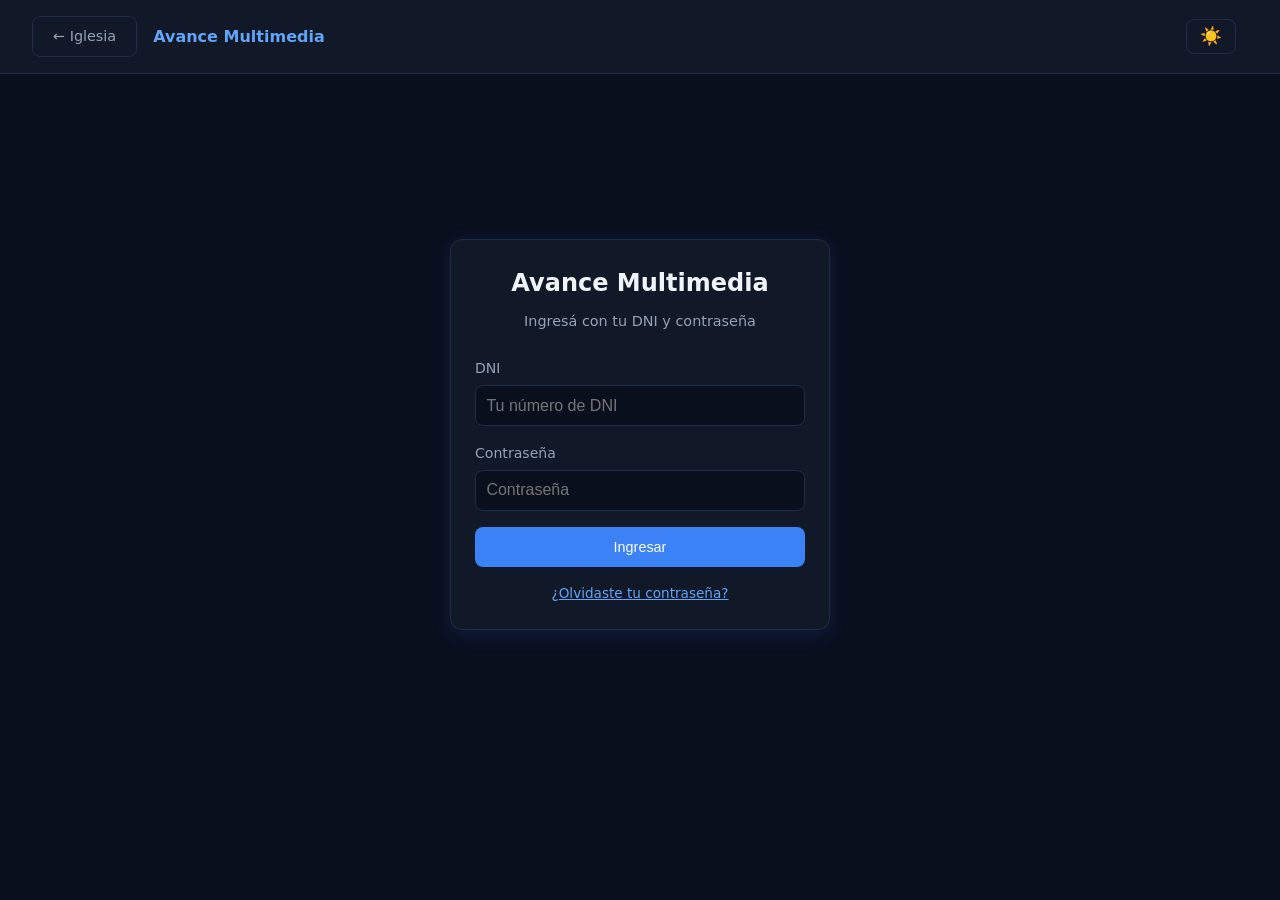
<file: multimedia.html>
<!DOCTYPE html>
<!--
  multimedia.html — Panel Avance Multimedia
  Vistas: Semanal / Mensual / Anual
  Roles: admin y colaborador ven todo y pueden editar
         miembro solo ve sus propios datos
-->
<html lang="es">
<head>
  <meta charset="UTF-8">
  <meta name="viewport" content="width=device-width, initial-scale=1.0">
  <title>Avance Multimedia - WAGA</title>
  <link rel="stylesheet" href="styles/main.css">
  <style>
    /* ── Pantalla de login ── */
    #pantalla-login {
      min-height: 80vh;
      display: flex;
      align-items: center;
      justify-content: center;
    }
    #panel-principal { display: none; }

    /* ── Tabs de vista ── */
    .tabs {
      display: flex;
      gap: 0.5rem;
      margin-bottom: 1.5rem;
      border-bottom: 1px solid var(--fondo-borde);
      padding-bottom: 0;
    }
    .tab-btn {
      padding: 0.6rem 1.25rem;
      background: none;
      border: none;
      border-bottom: 2px solid transparent;
      color: var(--texto-secundario);
      cursor: pointer;
      font-size: 0.95rem;
      font-weight: 500;
      transition: all 0.2s;
      margin-bottom: -1px;
    }
    .tab-btn:hover  { color: var(--texto-principal); }
    .tab-btn.activo {
      color: var(--color-acento);
      border-bottom-color: var(--color-acento);
    }

    /* ── Navegador de período ── */
    .nav-periodo {
      display: flex;
      align-items: center;
      gap: 0.75rem;
      margin-bottom: 1.25rem;
      flex-wrap: wrap;
    }
    .nav-periodo button {
      background: none;
      border: 1px solid var(--fondo-borde);
      color: var(--texto-secundario);
      padding: 0.35rem 0.8rem;
      border-radius: 6px;
      cursor: pointer;
      font-size: 0.9rem;
      transition: all 0.2s;
    }
    .nav-periodo button:hover {
      border-color: var(--color-acento);
      color: var(--color-acento);
    }
    .nav-periodo .periodo-label {
      font-weight: 600;
      font-size: 1rem;
      color: var(--texto-principal);
      min-width: 180px;
      text-align: center;
    }
    .nav-periodo select {
      padding: 0.35rem 0.7rem;
      background: var(--fondo-principal);
      border: 1px solid var(--fondo-borde);
      border-radius: 6px;
      color: var(--texto-principal);
      font-size: 0.9rem;
    }

    /* ── Tabla ── */
    .tabla-wrapper {
      overflow-x: auto;
      border-radius: 12px;
      border: 1px solid var(--fondo-borde);
    }
    .tabla-avance {
      width: 100%;
      border-collapse: collapse;
      font-size: 0.875rem;
      min-width: 600px;
    }
    .tabla-avance th {
      background: var(--fondo-borde);
      padding: 0.6rem 1rem;
      text-align: left;
      color: var(--texto-secundario);
      font-weight: 600;
      font-size: 0.78rem;
      text-transform: uppercase;
      letter-spacing: 0.04em;
      white-space: nowrap;
    }
    .tabla-avance td {
      padding: 0.65rem 1rem;
      border-bottom: 1px solid var(--fondo-borde);
      color: var(--texto-principal);
      vertical-align: middle;
    }
    .tabla-avance tr:last-child td { border-bottom: none; }
    .tabla-avance tr:hover td      { background: rgba(255,255,255,0.03); }

    /* ── Barra de progreso ── */
    .barra-wrap {
      display: flex;
      align-items: center;
      gap: 0.5rem;
      min-width: 100px;
    }
    .barra {
      flex: 1;
      height: 6px;
      background: var(--fondo-borde);
      border-radius: 3px;
      overflow: hidden;
    }
    .barra-fill {
      height: 100%;
      border-radius: 3px;
      transition: width 0.4s;
    }
    .barra-fill.verde  { background: #34d399; }
    .barra-fill.azul   { background: var(--color-primario); }
    .barra-fill.roja   { background: #f87171; }
    .barra-num {
      font-size: 0.8rem;
      font-weight: 600;
      color: var(--texto-secundario);
      min-width: 32px;
      text-align: right;
    }

    /* ── Badges ── */
    .badge-temprano { color: #34d399; font-weight: 600; font-size: 0.82rem; }
    .badge-tarde    { color: #fbbf24; font-weight: 600; font-size: 0.82rem; }
    .badge-falta    { color: #f87171; font-weight: 600; font-size: 0.82rem; }

    /* ── Cuadros de totales ── */
    .grilla-totales {
      display: grid;
      grid-template-columns: repeat(auto-fit, minmax(160px, 1fr));
      gap: 1rem;
      margin: 1.5rem 0;
    }
    .cuadro-total {
      background: var(--fondo-tarjeta);
      border: 1px solid var(--fondo-borde);
      border-radius: 12px;
      padding: 1.25rem;
      text-align: center;
    }
    .cuadro-total .monto {
      font-size: 1.6rem;
      font-weight: 700;
      color: var(--color-acento);
      display: block;
    }
    .cuadro-total .etiqueta {
      color: var(--texto-secundario);
      font-size: 0.82rem;
      margin-top: 0.25rem;
      display: block;
    }

    /* ── Sin datos ── */
    .sin-datos {
      text-align: center;
      padding: 3rem;
      color: var(--texto-apagado);
      font-size: 0.95rem;
    }

    /* ── Formularios en modal ── */
    .form-grid {
      display: grid;
      grid-template-columns: 1fr 1fr;
      gap: 1rem;
    }
    @media (max-width: 550px) {
      .form-grid { grid-template-columns: 1fr; }
      .grilla-totales { grid-template-columns: 1fr 1fr; }
    }
    .campo label {
      display: block;
      margin-bottom: 0.35rem;
      color: var(--texto-secundario);
      font-size: 0.88rem;
    }
    .campo input,
    .campo select {
      width: 100%;
      padding: 0.6rem 0.9rem;
      background: var(--fondo-principal);
      border: 1px solid var(--fondo-borde);
      border-radius: 8px;
      color: var(--texto-principal);
      font-size: 0.95rem;
    }
    .campo.span2 { grid-column: span 2; }
    @media (max-width: 550px) {
      .campo.span2 { grid-column: span 1; }
    }

    /* ── Modal ── */
    .modal-fondo {
      display: none;
      position: fixed;
      top: 0; left: 0;
      width: 100%; height: 100%;
      background: rgba(0,0,0,0.75);
      z-index: 500;
      align-items: center;
      justify-content: center;
      padding: 1rem;
      overflow-y: auto;
    }
    .modal-caja {
      width: 520px;
      max-width: 95vw;
      max-height: 90vh;
      overflow-y: auto;
    }
    .modal-header {
      display: flex;
      justify-content: space-between;
      align-items: center;
      margin-bottom: 1.5rem;
    }
    .modal-header button {
      background: none;
      border: none;
      color: var(--texto-secundario);
      cursor: pointer;
      font-size: 1.3rem;
      line-height: 1;
    }

    /* ── Calendario cumpleaños ── */
    .cal-cumple {
      display: grid;
      grid-template-columns: repeat(7, 1fr);
      gap: 3px;
      font-size: 0.85rem;
    }
    .cal-c-nom { text-align:center; padding:0.4rem; color:var(--texto-apagado); font-weight:600; font-size:0.75rem; }
    .cal-c-dia { text-align:center; padding:0.4rem 0.2rem; border-radius:7px; cursor:default; color:var(--texto-secundario); min-height:38px; display:flex; flex-direction:column; align-items:center; }
    .cal-c-dia.hoy    { background:var(--color-primario); color:white; font-weight:700; }
    .cal-c-dia.cumple::after { content:'🎂'; font-size:0.6rem; display:block; }
    .cal-c-dia.vacio  { cursor:default; }

    /* ── Botón editar fila ── */
    .btn-editar-fila {
      background: none;
      border: 1px solid var(--fondo-borde);
      color: var(--texto-secundario);
      padding: 0.2rem 0.5rem;
      border-radius: 5px;
      cursor: pointer;
      font-size: 0.78rem;
      transition: all 0.15s;
    }
    .btn-editar-fila:hover {
      border-color: var(--color-acento);
      color: var(--color-acento);
    }
  </style>
</head>
<body>

  <!-- NAVBAR -->
  <nav class="navbar">
    <div class="navbar-izquierda">
      <a href="iglesia.html" class="btn btn-home">← Iglesia</a>
      <span style="font-weight:700; color:var(--color-acento);">Avance Multimedia</span>
    </div>
    <div class="navbar-derecha">
      <button id="btn-modo" class="btn-modo" onclick="cambiarModo()">☀️</button>
      <span id="info-sesion-nav" style="font-size:0.85rem; color:var(--texto-secundario);"></span>
      <button id="btn-logout" class="btn btn-home" style="display:none;" onclick="logoutConServidor()">
        Cerrar sesión
      </button>
    </div>
  </nav>

  <!-- ══════════════════════════════════════════
    PANTALLA DE LOGIN
  ══════════════════════════════════════════ -->
  <div id="pantalla-login">
    <div class="tarjeta" style="width:380px; max-width:90vw;">
      <h2 style="text-align:center; margin-bottom:0.5rem;">Avance Multimedia</h2>
      <p style="text-align:center; color:var(--texto-secundario); font-size:0.9rem; margin-bottom:1.5rem;">
        Ingresá con tu DNI y contraseña
      </p>
      <div style="display:flex; flex-direction:column; gap:1rem;">
        <div>
          <label style="display:block; margin-bottom:0.35rem; color:var(--texto-secundario); font-size:0.88rem;">DNI</label>
          <input type="text" id="login-dni" placeholder="Tu número de DNI"
            style="width:100%; padding:0.65rem; background:var(--fondo-principal); border:1px solid var(--fondo-borde); border-radius:8px; color:var(--texto-principal); font-size:1rem;">
        </div>
        <div>
          <label style="display:block; margin-bottom:0.35rem; color:var(--texto-secundario); font-size:0.88rem;">Contraseña</label>
          <input type="password" id="login-pass" placeholder="Contraseña"
            style="width:100%; padding:0.65rem; background:var(--fondo-principal); border:1px solid var(--fondo-borde); border-radius:8px; color:var(--texto-principal); font-size:1rem;"
            onkeydown="if(event.key==='Enter') loginMultimedia()">
        </div>
        <button class="btn btn-primario" style="width:100%; justify-content:center; padding:0.75rem;" onclick="loginMultimedia()">
          Ingresar
        </button>
        <a href="recuperar.html" style="text-align:center; color:var(--color-acento); font-size:0.85rem;">
          ¿Olvidaste tu contraseña?
        </a>
      </div>
    </div>
  </div>

  <!-- ══════════════════════════════════════════
    PANEL PRINCIPAL
  ══════════════════════════════════════════ -->
  <div id="panel-principal">
    <main class="contenedor">

      <!-- Encabezado + botones admin -->
      <div style="display:flex; justify-content:space-between; align-items:center; margin-bottom:1.5rem; flex-wrap:wrap; gap:1rem;">
        <div>
          <h2 style="margin-bottom:0.2rem;">Avance Multimedia</h2>
          <p id="subtitulo-panel" style="color:var(--texto-secundario); font-size:0.88rem;"></p>
        </div>
        <div id="botones-admin" style="display:none; gap:0.75rem; flex-wrap:wrap;">
          <button class="btn btn-secundario" onclick="abrirListaMiembros()">👥 Ver/Editar miembros</button>
          <button class="btn btn-secundario" onclick="abrirModalMiembro()">+ Registrar miembro</button>
          <button class="btn btn-primario"   onclick="abrirModalCargar()">📥 Cargar datos</button>
          <button class="btn btn-home"       onclick="abrirModalMinisterio()">⚙️ Ministerios</button>
        </div>
      </div>

      <!-- TABS -->
      <div class="tabs">
        <button class="tab-btn activo" onclick="cambiarTab('semanal',  this)">Semanal</button>
        <button class="tab-btn"        onclick="cambiarTab('mensual',  this)">Mensual</button>
        <button class="tab-btn"        onclick="cambiarTab('anual',    this)">Anual</button>
        <button class="tab-btn"        onclick="cambiarTab('cumple',   this)">🎂 Cumpleaños</button>
      </div>

      <!-- ── VISTA SEMANAL ── -->
      <div id="vista-semanal">
        <div class="nav-periodo">
          <button onclick="navSemana(-1)">‹ Anterior</button>
          <span class="periodo-label" id="label-semana">Cargando...</span>
          <button onclick="navSemana(1)">Siguiente ›</button>
          <input type="date" id="picker-semana" onchange="irAFechaSemana(this.value)"
            style="padding:0.35rem 0.7rem; background:var(--fondo-principal); border:1px solid var(--fondo-borde); border-radius:6px; color:var(--texto-principal); font-size:0.88rem;">
        </div>
        <div class="tarjeta" style="padding:0;">
          <div class="tabla-wrapper">
            <table class="tabla-avance">
              <thead>
                <tr>
                  <th>Miembro</th>
                  <th>Ministerio</th>
                  <th>Asistencia</th>
                  <th>Lecturas</th>
                  <th>Social</th>
                  <th>Fondo</th>
                  <th id="col-editar" style="display:none;"></th>
                </tr>
              </thead>
              <tbody id="tbody-semanal">
                <tr><td colspan="7" class="sin-datos">Cargando datos...</td></tr>
              </tbody>
            </table>
          </div>
        </div>
      </div>

      <!-- ── VISTA MENSUAL ── -->
      <div id="vista-mensual" style="display:none;">
        <div class="nav-periodo">
          <button onclick="navMes(-1)">‹ Anterior</button>
          <span class="periodo-label" id="label-mes">Cargando...</span>
          <button onclick="navMes(1)">Siguiente ›</button>
          <select id="sel-anio-mes" onchange="cargarMensual()"></select>
        </div>
        <div class="tarjeta" style="padding:0;">
          <div class="tabla-wrapper">
            <table class="tabla-avance">
              <thead>
                <tr>
                  <th>Miembro</th>
                  <th>Ministerio</th>
                  <th>Asistencia</th>
                  <th>Lecturas</th>
                  <th>Social</th>
                  <th>Fondo</th>
                </tr>
              </thead>
              <tbody id="tbody-mensual">
                <tr><td colspan="6" class="sin-datos">Cargando datos...</td></tr>
              </tbody>
            </table>
          </div>
        </div>
      </div>

      <!-- ── VISTA ANUAL ── -->
      <div id="vista-anual" style="display:none;">
        <div class="nav-periodo">
          <select id="sel-anio-anual" onchange="cargarAnual()" style="font-size:1rem; font-weight:600; padding:0.4rem 0.8rem; background:var(--fondo-principal); border:1px solid var(--fondo-borde); border-radius:6px; color:var(--texto-principal);"></select>
          <span style="color:var(--texto-secundario); font-size:0.88rem;" id="label-domingos-anual"></span>
        </div>

        <!-- Totales del año -->
        <div class="grilla-totales" id="totales-anual">
          <div class="cuadro-total">
            <span class="monto" id="tot-social-anual">$0</span>
            <span class="etiqueta">Total Social del año</span>
          </div>
          <div class="cuadro-total">
            <span class="monto" id="tot-fondo-anual">$0</span>
            <span class="etiqueta">Total Fondo del año</span>
          </div>
          <div class="cuadro-total">
            <span class="monto" id="tot-domingos-anual">0</span>
            <span class="etiqueta">Domingos registrados</span>
          </div>
        </div>

        <div class="tarjeta" style="padding:0;">
          <div class="tabla-wrapper">
            <table class="tabla-avance">
              <thead>
                <tr>
                  <th>Miembro</th>
                  <th>Ministerio</th>
                  <th>Asistencia %</th>
                  <th>Lecturas %</th>
                  <th>Temprano</th>
                  <th>Tarde</th>
                  <th>Faltas</th>
                  <th>Social</th>
                  <th>Fondo</th>
                </tr>
              </thead>
              <tbody id="tbody-anual">
                <tr><td colspan="9" class="sin-datos">Cargando datos...</td></tr>
              </tbody>
            </table>
          </div>
        </div>
      </div>

      <!-- ── VISTA CUMPLEAÑOS ── -->
      <div id="vista-cumple" style="display:none;">
        <div class="nav-periodo">
          <button onclick="navCumpleMes(-1)">‹</button>
          <span class="periodo-label" id="label-cumple-mes"></span>
          <button onclick="navCumpleMes(1)">›</button>
        </div>
        <div class="grilla-2" style="display:grid; grid-template-columns:1fr 1fr; gap:1.5rem;">
          <div class="tarjeta">
            <div class="cal-cumple" id="cal-cumple"></div>
            <p style="font-size:0.75rem; color:var(--texto-apagado); margin-top:0.75rem;">🎂 = cumpleaños</p>
          </div>
          <div class="tarjeta">
            <h3 style="margin-bottom:1rem;">Próximos cumpleaños</h3>
            <div id="lista-proximos"></div>
          </div>
        </div>
      </div>

    </main>
  </div>

  <!-- ══════════════════════════════════════════
    MODALES
  ══════════════════════════════════════════ -->

  <!-- Modal: Cargar datos del domingo -->
  <div id="modal-cargar" class="modal-fondo">
    <div class="tarjeta modal-caja">
      <div class="modal-header">
        <h3>📥 Cargar datos del domingo</h3>
        <button onclick="cerrarModal('modal-cargar')">✕</button>
      </div>
      <div style="display:flex; flex-direction:column; gap:1rem;">
        <div class="form-grid">
          <div class="campo">
            <label>Miembro</label>
            <select id="c-miembro"></select>
          </div>
          <div class="campo">
            <label>Domingo</label>
            <input type="date" id="c-domingo">
          </div>
          <div class="campo">
            <label>Asistencia</label>
            <select id="c-asistencia">
              <option value="temprano">Llegó temprano ✅</option>
              <option value="tarde">Llegó tarde ⚠️</option>
              <option value="falta">Faltó ❌</option>
            </select>
          </div>
          <div class="campo">
            <label>Lecturas (0 a 7 días)</label>
            <input type="number" id="c-lecturas" min="0" max="7" placeholder="Ej: 5">
          </div>
          <div class="campo">
            <label>Social ($)</label>
            <input type="number" id="c-social" min="0" placeholder="Ej: 500">
          </div>
          <div class="campo">
            <label>Fondo ($)</label>
            <input type="number" id="c-fondo" min="0" placeholder="Ej: 200">
          </div>
        </div>
        <button class="btn btn-primario" style="width:100%; justify-content:center; padding:0.75rem;" onclick="guardarDatos()">
          Guardar
        </button>
      </div>
    </div>
  </div>

  <!-- Modal: Registrar nuevo miembro -->
  <div id="modal-miembro" class="modal-fondo">
    <div class="tarjeta modal-caja">
      <div class="modal-header">
        <h3 id="titulo-modal-miembro">+ Registrar miembro</h3>
        <button onclick="cerrarModal('modal-miembro')">✕</button>
      </div>
      <div style="display:flex; flex-direction:column; gap:1rem;">
        <input type="hidden" id="m-id">
        <div class="form-grid">
          <div class="campo">
            <label>Nombre/s</label>
            <input type="text" id="m-nombre" placeholder="Juan">
          </div>
          <div class="campo">
            <label>Apellido/s</label>
            <input type="text" id="m-apellido" placeholder="Pérez">
          </div>
          <div class="campo">
            <label>DNI (será el usuario)</label>
            <input type="text" id="m-dni" placeholder="12345678">
          </div>
          <div class="campo">
            <label>Fecha de nacimiento</label>
            <input type="date" id="m-nacimiento">
          </div>
          <div class="campo">
            <label>Mail</label>
            <input type="email" id="m-mail" placeholder="correo@ejemplo.com">
          </div>
          <div class="campo">
            <label>Teléfono</label>
            <input type="tel" id="m-telefono" placeholder="11 1234-5678">
          </div>
          <div class="campo span2">
            <label>Apodo / Sobrenombre (cómo lo llamamos)</label>
            <input type="text" id="m-apodo" placeholder="Ej: Benja, Pipo, Eze">
          </div>
          <div class="campo span2">
            <label>Ministerios (podés marcar varios)</label>
          <div id="m-ministerios-checks" style="display:flex; flex-wrap:wrap; gap:0.5rem; margin-top:0.25rem;"></div>
    </div>
<div class="campo">
  <label>Contraseña inicial</label>
  <input type="text" id="m-pass" placeholder="marcospaz">
</div>
        </div>
        <button class="btn btn-primario" style="width:100%; justify-content:center; padding:0.75rem;" onclick="guardarMiembro()">
          Guardar
        </button>
      </div>
    </div>
  </div>

  <!-- Modal: Agregar ministerio -->
  <div id="modal-ministerio" class="modal-fondo">
    <div class="tarjeta modal-caja" style="width:400px;">
      <div class="modal-header">
        <h3>⚙️ Ministerios</h3>
        <button onclick="cerrarModal('modal-ministerio')">✕</button>
      </div>
      <div id="lista-ministerios-modal" style="margin-bottom:1rem;"></div>
      <div style="display:flex; gap:0.75rem;">
        <input type="text" id="nuevo-ministerio" placeholder="Nombre del nuevo ministerio"
          style="flex:1; padding:0.6rem; background:var(--fondo-principal); border:1px solid var(--fondo-borde); border-radius:8px; color:var(--texto-principal);">
        <button class="btn btn-primario" onclick="agregarMinisterio()">Agregar</button>
      </div>
    </div>
  </div>

  <!-- Modal: Lista de miembros para editar -->
<div id="modal-lista-miembros" class="modal-fondo">
  <div class="tarjeta modal-caja" style="width:600px;">
    <div class="modal-header">
      <h3>👥 Miembros</h3>
      <button onclick="cerrarModal('modal-lista-miembros')">✕</button>
    </div>
    <div id="lista-miembros-editar"></div>
  </div>
</div>

  <script src="js/darkmode.js"></script>
  <script src="js/auth.js"></script>
  <script>

    /* ══════════════════════════════════════════════
       ESTADO GLOBAL
    ══════════════════════════════════════════════ */
    let rolActual      = null;
    let miembrosLista  = [];
    let ministeriosLista = [];

    // Estado de navegación
    const hoy = new Date();
    let semanaIdx   = 0;      // 0 = más reciente, 1 = anterior, etc.
    let domingosList = [];    // fechas de domingos con datos

    let mesActual   = hoy.getMonth() + 1;
    let anioMes     = hoy.getFullYear();
    let anioAnual   = hoy.getFullYear();

    // Calendario cumpleaños
    const MESES  = ['Enero','Febrero','Marzo','Abril','Mayo','Junio','Julio','Agosto','Septiembre','Octubre','Noviembre','Diciembre'];
    const DIAS_C = ['Dom','Lun','Mar','Mié','Jue','Vie','Sáb'];
    let cumpleMesNav  = hoy.getMonth();
    let cumpleAnioNav = hoy.getFullYear();
    let miembrosData  = [];

    /* ══════════════════════════════════════════════
       LOGIN
    ══════════════════════════════════════════════ */
    function loginMultimedia() {
      const dni  = document.getElementById('login-dni').value.trim();
      const pass = document.getElementById('login-pass').value;
      loginConServidor(dni, pass,
        function(usuario) { mostrarPanel(usuario); },
        function(error)   { alert('Error: ' + error); }
      );
    }

    function mostrarPanel(user) {
      rolActual = user.rol;
      document.getElementById('pantalla-login').style.display  = 'none';
      document.getElementById('panel-principal').style.display = 'block';
      document.getElementById('info-sesion-nav').textContent   = `👤 ${user.nombre} (${user.rol})`;
      document.getElementById('btn-logout').style.display      = 'inline-flex';
      document.getElementById('subtitulo-panel').textContent   = `${new Date().getFullYear()} — Sesión: ${user.nombre}`;

      if (user.rol === 'admin' || user.rol === 'colaborador') {
        document.getElementById('botones-admin').style.display = 'flex';
        document.getElementById('col-editar').style.display    = '';
      }

      inicializarPanel();
    }

    /* ══════════════════════════════════════════════
       INICIALIZACIÓN
    ══════════════════════════════════════════════ */
    async function inicializarPanel() {
      await cargarMinisterios();
      await cargarMiembros();
      await cargarDomingos();
      cargarSemanal();
      llenarSelectAnios();
    }

    async function cargarMiembros() {
      const data = await llamarAPI('/usuarios');
      if (data.ok) {
        miembrosLista = data.datos;
        // Llenar select de miembros en modal cargar
        const sel = document.getElementById('c-miembro');
        sel.innerHTML = '<option value="">— Seleccioná un miembro —</option>' +
          miembrosLista.map(m => `<option value="${m.id}">${m.apellido}, ${m.nombre}</option>`).join('');
      }
    }

    async function cargarMinisterios() {
  const data = await llamarAPI('/ministerios');
  if (data.ok) {
    ministeriosLista = data.datos;
    renderCheckboxesMinisterios([]);
    renderListaMinisterios();
  }
}

function renderCheckboxesMinisterios(seleccionados) {
  const cont = document.getElementById('m-ministerios-checks');
  if (!cont) return;
  cont.innerHTML = ministeriosLista.map(m => `
    <label style="display:flex; align-items:center; gap:0.4rem; padding:0.3rem 0.7rem; border:1px solid var(--fondo-borde); border-radius:6px; cursor:pointer; font-size:0.88rem; background:var(--fondo-tarjeta);">
      <input type="checkbox" value="${m.id}" ${seleccionados.includes(Number(m.id)) ? 'checked' : ''} style="width:auto;">
      ${m.nombre}
    </label>
  `).join('');
}

    async function cargarDomingos() {
      const data = await llamarAPI(`/stats/domingos?anio=${anioAnual}`);
      if (data.ok) {
        domingosList = data.datos;
        semanaIdx = 0;
      }
    }

    /* ══════════════════════════════════════════════
       TABS
    ══════════════════════════════════════════════ */
    function cambiarTab(vista, btn) {
      ['semanal','mensual','anual','cumple'].forEach(v => {
        document.getElementById('vista-' + v).style.display = v === vista ? '' : 'none';
      });
      document.querySelectorAll('.tab-btn').forEach(b => b.classList.remove('activo'));
      btn.classList.add('activo');

      if (vista === 'semanal' && domingosList.length === 0) cargarSemanal();
      if (vista === 'mensual') cargarMensual();
      if (vista === 'anual')   cargarAnual();
      if (vista === 'cumple')  { cargarCumpleanos(); mostrarProximos(); }
    }

    /* ══════════════════════════════════════════════
       VISTA SEMANAL
    ══════════════════════════════════════════════ */
    function navSemana(dir) {
      if (domingosList.length === 0) return;
      semanaIdx = Math.max(0, Math.min(domingosList.length - 1, semanaIdx + dir));
      cargarSemanal();
    }

    function irAFechaSemana(fecha) {
      const idx = domingosList.indexOf(fecha);
      if (idx >= 0) { semanaIdx = idx; cargarSemanal(); }
    }

    async function cargarSemanal() {
      const fecha = domingosList[semanaIdx] || '';
      const label = document.getElementById('label-semana');

      if (!fecha) {
        label.textContent = 'Sin datos cargados aún';
        document.getElementById('tbody-semanal').innerHTML =
          '<tr><td colspan="7" class="sin-datos">No hay datos cargados todavía.</td></tr>';
        return;
      }

      // Formato de fecha legible
      const [a,m,d] = fecha.split('-');
      label.textContent = `Domingo ${parseInt(d)} de ${MESES[parseInt(m)-1]} ${a}`;

      // Actualizar el date picker
      document.getElementById('picker-semana').value = fecha;

      const data = await llamarAPI(`/stats/semanal?fecha=${fecha}`);
      if (!data.ok) return;

      const tbody = document.getElementById('tbody-semanal');
      const esAdmin = (rolActual === 'admin' || rolActual === 'colaborador');

      if (data.datos.registros.length === 0) {
        tbody.innerHTML = '<tr><td colspan="7" class="sin-datos">No hay registros para esta fecha.</td></tr>';
        return;
      }

      tbody.innerHTML = data.datos.registros.map(r => `
        <tr>
          <td>
  <div style="font-weight:600;">${r.apodo || r.nombre}</div>
  <div style="font-size:0.78rem; color:var(--texto-apagado);">${r.apellido}, ${r.nombre}</div>
</td>
          <td style="color:var(--texto-secundario); font-size:0.82rem;">${r.ministerio || '—'}</td>
          <td><span class="badge-${r.asistencia}">${
            r.asistencia === 'temprano' ? '✅ Temprano' :
            r.asistencia === 'tarde'    ? '⚠️ Tarde' : '❌ Faltó'
          }</span></td>
          <td>
            <div class="barra-wrap">
              <div class="barra"><div class="barra-fill azul" style="width:${Math.round(r.lecturas/7*100)}%"></div></div>
              <span class="barra-num">${r.lecturas}/7</span>
            </div>
          </td>
          <td>$${(r.social||0).toLocaleString('es-AR')}</td>
          <td>$${(r.fondo||0).toLocaleString('es-AR')}</td>
          ${esAdmin ? `<td><button class="btn-editar-fila" onclick="editarFila(${r.usuario_id},'${fecha}','${r.asistencia}',${r.lecturas},${r.social},${r.fondo})">✏️ Editar</button></td>` : '<td></td>'}
        </tr>
      `).join('');
    }

    /* ══════════════════════════════════════════════
       VISTA MENSUAL
    ══════════════════════════════════════════════ */
    function navMes(dir) {
      mesActual += dir;
      if (mesActual > 12) { mesActual = 1;  anioMes++; }
      if (mesActual < 1)  { mesActual = 12; anioMes--; }
      cargarMensual();
    }

    async function cargarMensual() {
      const anioSel = document.getElementById('sel-anio-mes')?.value || anioMes;
      const label   = document.getElementById('label-mes');
      label.textContent = `${MESES[mesActual-1]} ${anioSel}`;

      const data = await llamarAPI(`/stats/mensual?anio=${anioSel}&mes=${mesActual}`);
      if (!data.ok) return;

      const tbody = document.getElementById('tbody-mensual');

      if (data.datos.stats.length === 0 || data.datos.domingos === 0) {
        tbody.innerHTML = '<tr><td colspan="6" class="sin-datos">No hay datos para este mes.</td></tr>';
        return;
      }

      tbody.innerHTML = data.datos.stats.map(s => {
        const pa = s.porcentaje_asistencia;
        const pl = s.porcentaje_lecturas;
        const colorA = pa >= 80 ? 'verde' : pa >= 50 ? 'azul' : 'roja';
        const colorL = pl >= 80 ? 'verde' : pl >= 50 ? 'azul' : 'roja';
        return `
          <tr>
            <td><strong>${s.apellido}, ${s.nombre}</strong></td>
            <td style="color:var(--texto-secundario); font-size:0.82rem;">${s.ministerio || '—'}</td>
            <td>
              <div class="barra-wrap">
                <div class="barra"><div class="barra-fill ${colorA}" style="width:${pa}%"></div></div>
                <span class="barra-num">${pa}%</span>
              </div>
            </td>
            <td>
              <div class="barra-wrap">
                <div class="barra"><div class="barra-fill ${colorL}" style="width:${pl}%"></div></div>
                <span class="barra-num">${pl}%</span>
              </div>
            </td>
            <td>$${(s.total_social||0).toLocaleString('es-AR')}</td>
            <td>$${(s.total_fondo||0).toLocaleString('es-AR')}</td>
          </tr>
        `;
      }).join('');
    }

    /* ══════════════════════════════════════════════
       VISTA ANUAL
    ══════════════════════════════════════════════ */
    function llenarSelectAnios() {
      const anioActual = new Date().getFullYear();
      const selAnual = document.getElementById('sel-anio-anual');
      const selMes   = document.getElementById('sel-anio-mes');
      // Mostramos los últimos 5 años + el actual
      let opts = '';
      for (let a = anioActual; a >= anioActual - 4; a--) {
        opts += `<option value="${a}" ${a === anioActual ? 'selected' : ''}>${a}</option>`;
      }
      if (selAnual) selAnual.innerHTML = opts;
      if (selMes)   selMes.innerHTML   = opts;
    }

    async function cargarAnual() {
      const anioSel = document.getElementById('sel-anio-anual')?.value || anioAnual;

      const data = await llamarAPI(`/stats/anual?anio=${anioSel}`);
      if (!data.ok) return;

      // Totales
      document.getElementById('tot-social-anual').textContent  = '$' + (data.datos.total_social||0).toLocaleString('es-AR');
      document.getElementById('tot-fondo-anual').textContent   = '$' + (data.datos.total_fondo||0).toLocaleString('es-AR');
      document.getElementById('tot-domingos-anual').textContent = data.datos.domingos_totales || 0;
      document.getElementById('label-domingos-anual').textContent =
        `${data.datos.domingos_totales || 0} domingos registrados`;

      const tbody = document.getElementById('tbody-anual');

      if (!data.datos.stats.length) {
        tbody.innerHTML = '<tr><td colspan="9" class="sin-datos">No hay datos para este año.</td></tr>';
        return;
      }

      tbody.innerHTML = data.datos.stats.map(s => {
        const pa = s.porcentaje_asistencia;
        const pl = s.porcentaje_lecturas;
        const colorA = pa >= 80 ? 'verde' : pa >= 50 ? 'azul' : 'roja';
        const colorL = pl >= 80 ? 'verde' : pl >= 50 ? 'azul' : 'roja';
        return `
          <tr>
            <td><strong>${s.apellido}, ${s.nombre}</strong></td>
            <td style="color:var(--texto-secundario); font-size:0.82rem;">${s.ministerio || '—'}</td>
            <td>
              <div class="barra-wrap">
                <div class="barra"><div class="barra-fill ${colorA}" style="width:${pa}%"></div></div>
                <span class="barra-num">${pa}%</span>
              </div>
            </td>
            <td>
              <div class="barra-wrap">
                <div class="barra"><div class="barra-fill ${colorL}" style="width:${pl}%"></div></div>
                <span class="barra-num">${pl}%</span>
              </div>
            </td>
            <td style="text-align:center;">${s.tempranos||0}</td>
            <td style="text-align:center;">${s.tardes||0}</td>
            <td style="text-align:center; color:#f87171;">${s.faltas||0}</td>
            <td>$${(s.total_social||0).toLocaleString('es-AR')}</td>
            <td>$${(s.total_fondo||0).toLocaleString('es-AR')}</td>
          </tr>
        `;
      }).join('');
    }

    /* ══════════════════════════════════════════════
       VISTA CUMPLEAÑOS
    ══════════════════════════════════════════════ */
    async function cargarCumpleanos() {
      if (miembrosData.length === 0) {
        const data = await llamarAPI('/estadisticas/cumpleanos');
        if (data.ok) miembrosData = data.datos;
      }
      renderCalCumple();
    }

    function navCumpleMes(dir) {
      cumpleMesNav += dir;
      if (cumpleMesNav > 11) { cumpleMesNav = 0;  cumpleAnioNav++; }
      if (cumpleMesNav < 0)  { cumpleMesNav = 11; cumpleAnioNav--; }
      renderCalCumple();
    }

    function renderCalCumple() {
      document.getElementById('label-cumple-mes').textContent = `${MESES[cumpleMesNav]} ${cumpleAnioNav}`;
      const cont      = document.getElementById('cal-cumple');
      const primerDia = new Date(cumpleAnioNav, cumpleMesNav, 1).getDay();
      const diasEnMes = new Date(cumpleAnioNav, cumpleMesNav + 1, 0).getDate();
      const hoyD      = new Date();

      const cumpleDias = new Set(
        miembrosData
          .map(m => new Date(m.fecha_nac + 'T00:00:00'))
          .filter(f => f.getMonth() === cumpleMesNav)
          .map(f => f.getDate())
      );

      let html = DIAS_C.map(d => `<div class="cal-c-nom">${d}</div>`).join('');
      for (let i = 0; i < primerDia; i++) html += `<div class="cal-c-dia vacio"></div>`;
      for (let d = 1; d <= diasEnMes; d++) {
        const esHoy   = d === hoyD.getDate() && cumpleMesNav === hoyD.getMonth() && cumpleAnioNav === hoyD.getFullYear();
        const esCumple = cumpleDias.has(d);
        html += `<div class="cal-c-dia ${esHoy ? 'hoy' : ''} ${esCumple ? 'cumple' : ''}">${d}</div>`;
      }
      cont.innerHTML = html;
    }

    async function mostrarProximos() {
      if (miembrosData.length === 0) {
        const data = await llamarAPI('/estadisticas/cumpleanos');
        if (data.ok) miembrosData = data.datos;
      }
      const lista = document.getElementById('lista-proximos');
      lista.innerHTML = miembrosData.slice(0, 8).map(m => `
        <div style="display:flex; justify-content:space-between; align-items:center; padding:0.5rem 0; border-bottom:1px solid var(--fondo-borde);">
          <span style="font-weight:600;">${m.apellido}, ${m.nombre}</span>
          <span style="font-size:0.82rem; color:var(--texto-secundario);">
            ${m.dias_faltan === 0 ? '🎂 ¡Hoy!' : `en ${m.dias_faltan} días`}
            — ${new Date(m.proximo + 'T00:00:00').toLocaleDateString('es-AR', {day:'numeric', month:'long'})}
          </span>
        </div>
      `).join('');
    }

    /* ══════════════════════════════════════════════
       MODALES
    ══════════════════════════════════════════════ */
    function abrirModalCargar() {
      // Poner el próximo domingo como fecha predeterminada
      const h   = new Date();
      const dia = h.getDay();
      const diff = dia === 0 ? 0 : 7 - dia;
      const dom  = new Date(h);
      dom.setDate(h.getDate() + diff);
      document.getElementById('c-domingo').value = dom.toISOString().split('T')[0];
      document.getElementById('modal-cargar').style.display = 'flex';
    }

    function abrirModalMiembro(usuario = null) {
      document.getElementById('titulo-modal-miembro').textContent = usuario ? '✏️ Editar miembro' : '+ Registrar miembro';
      document.getElementById('m-id').value        = usuario?.id || '';
      document.getElementById('m-nombre').value    = usuario?.nombre || '';
      document.getElementById('m-apellido').value  = usuario?.apellido || '';
      document.getElementById('m-dni').value       = usuario?.dni || '';
      document.getElementById('m-nacimiento').value= usuario?.fecha_nac || '';
      document.getElementById('m-mail').value      = usuario?.mail || '';
      document.getElementById('m-telefono').value  = usuario?.telefono || '';
      document.getElementById('m-apodo').value = usuario?.apodo || '';
               renderCheckboxesMinisterios(usuario?.ministerios_ids || []);
      document.getElementById('m-pass').value      = '';
      document.getElementById('modal-miembro').style.display = 'flex';
    }

    function abrirModalMinisterio() {
      document.getElementById('modal-ministerio').style.display = 'flex';
      renderListaMinisterios();
    }

    function cerrarModal(id) {
      document.getElementById(id).style.display = 'none';
    }

    // Cerrar modal al hacer clic fuera
    document.querySelectorAll('.modal-fondo').forEach(m => {
      m.addEventListener('click', function(e) {
        if (e.target === this) cerrarModal(this.id);
      });
    });

    /* ══════════════════════════════════════════════
       GUARDAR DATOS
    ══════════════════════════════════════════════ */
    async function guardarDatos() {
      const miembro = document.getElementById('c-miembro').value;
      const domingo = document.getElementById('c-domingo').value;
      if (!miembro || !domingo) { alert('Seleccioná el miembro y la fecha'); return; }

      const data = await llamarAPI('/registros/editar', 'PUT', {
        usuario_id:   parseInt(miembro),
        fecha_domingo: domingo,
        asistencia:   document.getElementById('c-asistencia').value,
        lecturas:     parseInt(document.getElementById('c-lecturas').value) || 0,
        social:       parseFloat(document.getElementById('c-social').value)  || 0,
        fondo:        parseFloat(document.getElementById('c-fondo').value)   || 0,
      });

      if (data.ok) {
        cerrarModal('modal-cargar');
        await cargarDomingos();
        cargarSemanal();
        alert('✅ Datos guardados correctamente');
      } else {
        alert('Error: ' + data.error);
      }
    }

    async function guardarMiembro() {
      const id = document.getElementById('m-id').value;
      const cuerpo = {
        nombre:       document.getElementById('m-nombre').value.trim(),
        apellido:     document.getElementById('m-apellido').value.trim(),
        dni:          document.getElementById('m-dni').value.trim(),
        fecha_nac:    document.getElementById('m-nacimiento').value,
        mail:         document.getElementById('m-mail').value.trim(),
        telefono:     document.getElementById('m-telefono').value.trim(),
        apodo: document.getElementById('m-apodo').value.trim(),
        ministerios: Array.from(document.querySelectorAll('#m-ministerios-checks input:checked')).map(cb => parseInt(cb.value)),
        contraseña:   document.getElementById('m-pass').value,
        rol:          'miembro',
        pagina:       'multimedia',
      };

      if (!cuerpo.nombre || !cuerpo.apellido || !cuerpo.dni) {
        alert('Nombre, apellido y DNI son obligatorios');
        return;
      }

      const data = id
        ? await llamarAPI(`/usuarios/${id}`, 'PUT', cuerpo)
        : await llamarAPI('/usuarios', 'POST', cuerpo);

      if (data.ok) {
        cerrarModal('modal-miembro');
        await cargarMiembros();
        alert('✅ ' + (data.datos?.mensaje || 'Guardado correctamente'));
      } else {
        alert('Error: ' + data.error);
      }
    }

    /* Editar una fila directamente desde la tabla semanal */
    function editarFila(usuarioId, fecha, asistencia, lecturas, social, fondo) {
      document.getElementById('c-miembro').value    = usuarioId;
      document.getElementById('c-domingo').value    = fecha;
      document.getElementById('c-asistencia').value = asistencia;
      document.getElementById('c-lecturas').value   = lecturas;
      document.getElementById('c-social').value     = social;
      document.getElementById('c-fondo').value      = fondo;
      document.getElementById('modal-cargar').style.display = 'flex';
    }

    /* ══════════════════════════════════════════════
       MINISTERIOS
    ══════════════════════════════════════════════ */
    function renderListaMinisterios() {
      const lista = document.getElementById('lista-ministerios-modal');
      if (!lista) return;
      lista.innerHTML = ministeriosLista.map(m => `
        <div style="padding:0.45rem 0; border-bottom:1px solid var(--fondo-borde); font-size:0.9rem;">
          ${m.nombre}
        </div>
      `).join('');
    }

    async function agregarMinisterio() {
      const nombre = document.getElementById('nuevo-ministerio').value.trim();
      if (!nombre) return;
      const data = await llamarAPI('/ministerios', 'POST', { nombre });
      if (data.ok) {
        document.getElementById('nuevo-ministerio').value = '';
        await cargarMinisterios();
      } else {
        alert('Error: ' + data.error);
      }
    }



    function abrirListaMiembros() {
  const lista = document.getElementById('lista-miembros-editar');
  lista.innerHTML = miembrosLista.map(m => `
    <div style="display:flex; justify-content:space-between; align-items:center; padding:0.65rem 0; border-bottom:1px solid var(--fondo-borde);">
      <div>
        <div style="font-weight:600;">${m.apellido}, ${m.nombre}</div>
        <div style="font-size:0.82rem; color:var(--texto-secundario);">DNI: ${m.dni} · ${m.mail}</div>
      </div>
      <button class="btn-editar-fila" onclick="cerrarModal('modal-lista-miembros'); abrirModalMiembro(${JSON.stringify(m).replace(/"/g, '&quot;')})">
        ✏️ Editar
      </button>
    </div>
  `).join('');
  document.getElementById('modal-lista-miembros').style.display = 'flex';
}

    /* ══════════════════════════════════════════════
       INICIO
    ══════════════════════════════════════════════ */
    document.addEventListener('DOMContentLoaded', function() {
      const u = getUsuarioActual();
      if (u) mostrarPanel(u);
    });

  </script>
</body>
</html>
</file>
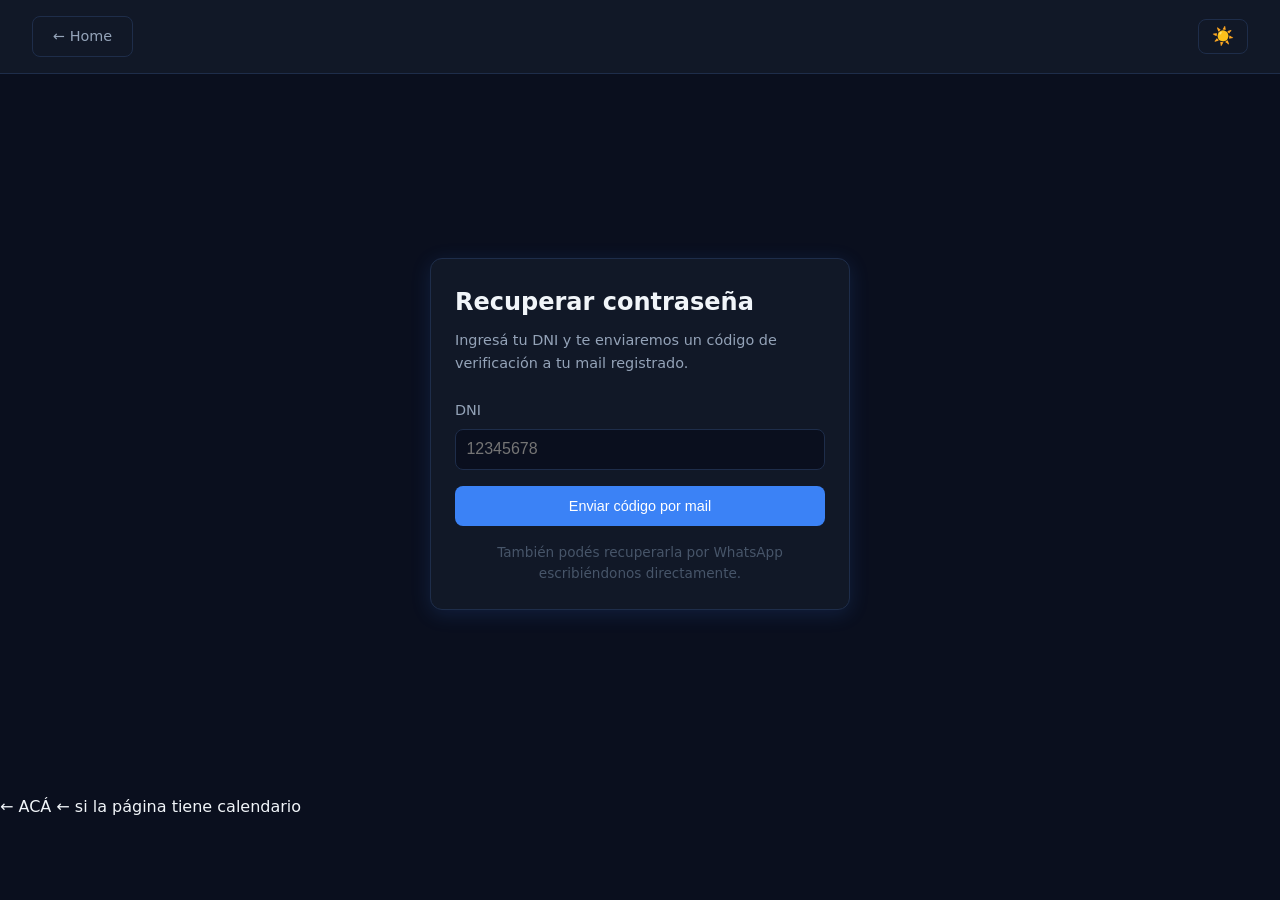
<file: recuperar.html>
<!DOCTYPE html>
<html lang="es">
<head>
  <meta charset="UTF-8">
  <meta name="viewport" content="width=device-width, initial-scale=1.0">
  <title>Recuperar contraseña - WAGA</title>
  <link rel="stylesheet" href="styles/main.css">
</head>
<body>
  <nav class="navbar">
    <div class="navbar-izquierda">
      <a href="index.html" class="btn btn-home">← Home</a>
    </div>
    <div class="navbar-derecha">
      <button id="btn-modo" class="btn-modo" onclick="cambiarModo()">☀️</button>
    </div>
  </nav>

  <div style="min-height:80vh; display:flex; align-items:center; justify-content:center; padding:1rem;">
    <div class="tarjeta" style="width:420px; max-width:95vw;">

      <!-- PASO 1: Ingresar DNI -->
      <div id="paso-1">
        <h2 style="margin-bottom:0.5rem;">Recuperar contraseña</h2>
        <p style="color:var(--texto-secundario); font-size:0.9rem; margin-bottom:1.5rem;">
          Ingresá tu DNI y te enviaremos un código de verificación a tu mail registrado.
        </p>
        <div style="display:flex; flex-direction:column; gap:1rem;">
          <div>
            <label style="display:block; margin-bottom:0.4rem; color:var(--texto-secundario); font-size:0.9rem;">DNI</label>
            <input type="text" id="rec-dni" placeholder="12345678" style="width:100%; padding:0.65rem; background:var(--fondo-principal); border:1px solid var(--fondo-borde); border-radius:8px; color:var(--texto-principal); font-size:1rem;">
          </div>
          <button class="btn btn-primario" style="width:100%; justify-content:center; padding:0.75rem;" onclick="pedirCodigo()">
            Enviar código por mail
          </button>
          <p style="text-align:center; color:var(--texto-apagado); font-size:0.85rem;">
            También podés recuperarla por WhatsApp escribiéndonos directamente.
          </p>
        </div>
      </div>

      <!-- PASO 2: Ingresar código (oculto hasta que llega el mail) -->
      <div id="paso-2" style="display:none;">
        <h2 style="margin-bottom:0.5rem;">Código de verificación</h2>
        <p style="color:var(--texto-secundario); font-size:0.9rem; margin-bottom:1.5rem;">
          Ingresá el código de 6 dígitos que te enviamos al mail.
        </p>
        <div style="display:flex; flex-direction:column; gap:1rem;">
          <div>
            <label style="display:block; margin-bottom:0.4rem; color:var(--texto-secundario); font-size:0.9rem;">Código</label>
            <input type="text" id="rec-codigo" placeholder="123456" maxlength="6" style="width:100%; padding:0.65rem; background:var(--fondo-principal); border:1px solid var(--fondo-borde); border-radius:8px; color:var(--texto-principal); font-size:1.2rem; text-align:center; letter-spacing:0.3em;">
          </div>
          <button class="btn btn-primario" style="width:100%; justify-content:center; padding:0.75rem;" onclick="verificarCodigo()">
            Verificar código
          </button>
          <button style="background:none; border:none; color:var(--color-acento); cursor:pointer; font-size:0.85rem;" onclick="mostrarPaso(1)">
            ← Volver
          </button>
        </div>
      </div>

      <!-- PASO 3: Nueva contraseña -->
      <div id="paso-3" style="display:none;">
        <h2 style="margin-bottom:0.5rem;">Nueva contraseña</h2>
        <p style="color:var(--texto-secundario); font-size:0.9rem; margin-bottom:1.5rem;">
          Elegí tu nueva contraseña.
        </p>
        <div style="display:flex; flex-direction:column; gap:1rem;">
          <div>
            <label style="display:block; margin-bottom:0.4rem; color:var(--texto-secundario); font-size:0.9rem;">Nueva contraseña</label>
            <input type="password" id="nueva-pass" placeholder="Mínimo 6 caracteres" style="width:100%; padding:0.65rem; background:var(--fondo-principal); border:1px solid var(--fondo-borde); border-radius:8px; color:var(--texto-principal); font-size:1rem;">
          </div>
          <div>
            <label style="display:block; margin-bottom:0.4rem; color:var(--texto-secundario); font-size:0.9rem;">Repetir contraseña</label>
            <input type="password" id="repetir-pass" placeholder="Repetí la contraseña" style="width:100%; padding:0.65rem; background:var(--fondo-principal); border:1px solid var(--fondo-borde); border-radius:8px; color:var(--texto-principal); font-size:1rem;">
          </div>
          <button class="btn btn-primario" style="width:100%; justify-content:center; padding:0.75rem;" onclick="cambiarPassword()">
            Cambiar contraseña
          </button>
        </div>
      </div>

    </div>
  </div>

  <script src="js/darkmode.js"></script>
  <script src="js/auth.js"></script>      ← ACÁ
    <script src="js/calendar.js"></script>  ← si la página tiene calendario
    
  <script>
    function mostrarPaso(n) {
      [1,2,3].forEach(i => {
        document.getElementById(`paso-${i}`).style.display = i===n ? 'block' : 'none';
      });
    }

    function pedirCodigo() {
      const dni = document.getElementById('rec-dni').value.trim();
      if(!dni) { alert('Ingresá tu DNI'); return; }
      // Cuando esté el servidor Python, acá se hace fetch('/api/recuperar', {dni})
      // y el servidor manda el mail con el código
      alert(`Se envió un código de verificación al mail registrado del DNI ${dni}.\n\n(Cuando conectemos el servidor esto mandará el mail real)`);
      mostrarPaso(2);
    }

    function verificarCodigo() {
      const codigo = document.getElementById('rec-codigo').value.trim();
      if(codigo.length !== 6) { alert('El código tiene 6 dígitos'); return; }
      // Acá se verifica contra el servidor
      alert('Código correcto!');
      mostrarPaso(3);
    }

    function cambiarPassword() {
      const nueva   = document.getElementById('nueva-pass').value;
      const repetir = document.getElementById('repetir-pass').value;
      if(nueva.length < 6)        { alert('La contraseña debe tener al menos 6 caracteres'); return; }
      if(nueva !== repetir)       { alert('Las contraseñas no coinciden'); return; }
      alert('¡Contraseña cambiada! Ya podés ingresar con tu nueva contraseña.');
      window.location.href = 'index.html';
    }
  </script>
</body>
</html>
</file>
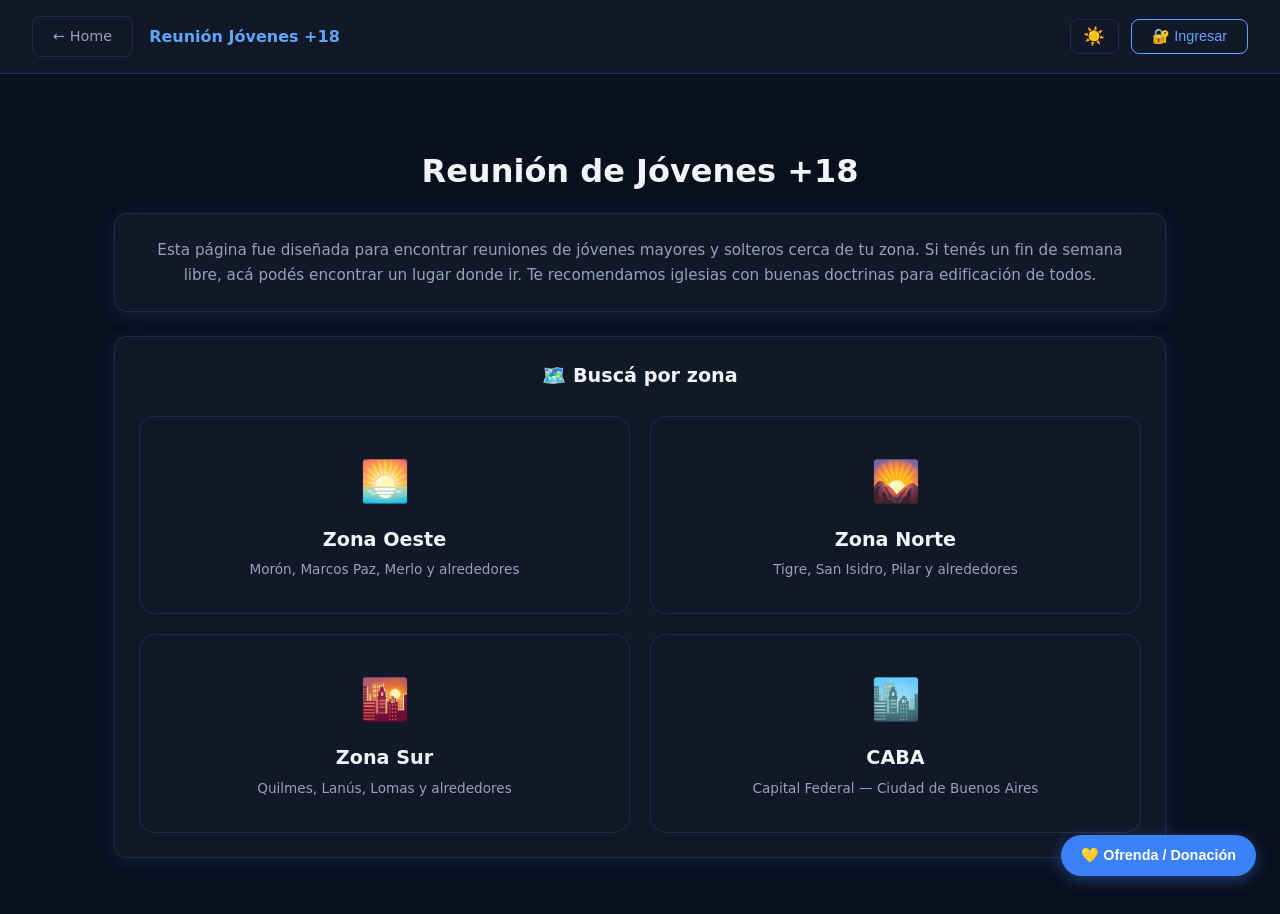
<file: reunion18.html>
<!DOCTYPE html>
<!--
  reunion18.html — Reunión de Jóvenes +18
  Muestra las 4 zonas para encontrar reuniones
-->
<html lang="es">
<head>
  <meta charset="UTF-8">
  <meta name="viewport" content="width=device-width, initial-scale=1.0">
  <title>Reunión Jóvenes +18 - WAGA</title>
  <link rel="stylesheet" href="styles/main.css">
  <style>
    .grilla-zonas {
      display: grid;
      grid-template-columns: repeat(2, 1fr);
      gap: 1.25rem;
      margin-top: 1.5rem;
    }
    @media (max-width: 550px) {
      .grilla-zonas { grid-template-columns: 1fr; }
    }
    .tarjeta-zona {
      background: var(--fondo-tarjeta);
      border: 1px solid var(--fondo-borde);
      border-radius: 16px;
      padding: 2rem;
      text-align: center;
      text-decoration: none;
      color: var(--texto-principal);
      transition: all 0.3s;
      display: block;
    }
    .tarjeta-zona:hover {
      border-color: var(--color-primario);
      transform: translateY(-3px);
      box-shadow: 0 8px 25px rgba(59,130,246,0.2);
    }
    .tarjeta-zona .zona-icono {
      font-size: 2.5rem;
      display: block;
      margin-bottom: 0.75rem;
    }
    .tarjeta-zona h3 { margin-bottom: 0.25rem; }
    .tarjeta-zona p  { color: var(--texto-secundario); font-size: 0.85rem; }
  </style>
</head>
<body>

  <nav class="navbar">
    <div class="navbar-izquierda">
      <a href="index.html" class="btn btn-home">← Home</a>
      <span style="font-weight:700; color:var(--color-acento);">Reunión Jóvenes +18</span>
    </div>
    <div class="navbar-derecha">
      <button id="btn-modo" class="btn-modo" onclick="cambiarModo()">☀️</button>
      <button class="btn btn-secundario" onclick="abrirLogin()">🔐 Ingresar</button>
    </div>
  </nav>

  <!-- Barra de edición admin/colab -->
  <div id="barra-edicion" style="display:none; background:rgba(59,130,246,0.1); border-bottom:1px solid rgba(59,130,246,0.3); padding:0.6rem 2rem; align-items:center; gap:1rem; font-size:0.85rem;">
    <span style="color:var(--color-acento);">✏️ Modo edición activo</span>
    <button class="btn btn-secundario" style="padding:0.3rem 0.8rem; font-size:0.8rem;" onclick="editarBienvenida18()">Editar bienvenida</button>
    <span style="margin-left:auto;" id="nombre-sesion-18"></span>
    <button class="btn" style="padding:0.3rem 0.8rem; font-size:0.8rem; color:var(--texto-secundario);" onclick="cerrarSesion18()">Cerrar sesión</button>
  </div>

  <main class="contenedor">
    <section style="text-align:center; padding:2.5rem 0 1rem;">
      <h1>Reunión de Jóvenes +18</h1>
    </section>

    <!-- BIENVENIDA -->
    <div class="tarjeta" style="margin-bottom:1.5rem;">
      <p id="texto-bienvenida-18" style="color:var(--texto-secundario); text-align:center; font-size:0.95rem;">
        Esta página fue diseñada para encontrar reuniones de jóvenes mayores y solteros cerca de tu zona. 
        Si tenés un fin de semana libre, acá podés encontrar un lugar donde ir. 
        Te recomendamos iglesias con buenas doctrinas para edificación de todos.
      </p>
    </div>

    <!-- SELECTOR DE ZONA -->
    <div class="tarjeta" style="margin-bottom:1.5rem;">
      <h3 style="text-align:center; margin-bottom:1.25rem;">🗺️ Buscá por zona</h3>
      <div class="grilla-zonas">
        <a href="zona-oeste.html" class="tarjeta-zona">
          <span class="zona-icono">🌅</span>
          <h3>Zona Oeste</h3>
          <p>Morón, Marcos Paz, Merlo y alrededores</p>
        </a>
        <a href="zona-norte.html" class="tarjeta-zona">
          <span class="zona-icono">🌄</span>
          <h3>Zona Norte</h3>
          <p>Tigre, San Isidro, Pilar y alrededores</p>
        </a>
        <a href="zona-sur.html" class="tarjeta-zona">
          <span class="zona-icono">🌇</span>
          <h3>Zona Sur</h3>
          <p>Quilmes, Lanús, Lomas y alrededores</p>
        </a>
        <a href="caba.html" class="tarjeta-zona">
          <span class="zona-icono">🏙️</span>
          <h3>CABA</h3>
          <p>Capital Federal — Ciudad de Buenos Aires</p>
        </a>
      </div>
    </div>
  </main>

  <!-- Botón donaciones -->
  <button class="btn-donacion" onclick="window.open('https://cafecito.app/','_blank')">💛 Ofrenda / Donación</button>

  <!-- Modal login -->
  <div id="modal-login" style="display:none; position:fixed; top:0; left:0; width:100%; height:100%; background:rgba(0,0,0,0.7); z-index:500; align-items:center; justify-content:center;">
    <div class="tarjeta" style="width:360px; max-width:90vw;">
      <div style="display:flex; justify-content:space-between; align-items:center; margin-bottom:1.5rem;">
        <h3>Ingresar</h3>
        <button onclick="cerrarLogin()" style="background:none; border:none; color:var(--texto-secundario); cursor:pointer; font-size:1.2rem;">✕</button>
      </div>
      <div style="display:flex; flex-direction:column; gap:1rem;">
        <div>
          <label style="display:block; margin-bottom:0.4rem; color:var(--texto-secundario); font-size:0.9rem;">DNI</label>
          <input type="text" id="input-dni" style="width:100%; padding:0.6rem; background:var(--fondo-principal); border:1px solid var(--fondo-borde); border-radius:8px; color:var(--texto-principal); font-size:1rem;" placeholder="12345678">
        </div>
        <div>
          <label style="display:block; margin-bottom:0.4rem; color:var(--texto-secundario); font-size:0.9rem;">Contraseña</label>
          <input type="password" id="input-pass" style="width:100%; padding:0.6rem; background:var(--fondo-principal); border:1px solid var(--fondo-borde); border-radius:8px; color:var(--texto-principal); font-size:1rem;" placeholder="Contraseña">
        </div>
        <button class="btn btn-primario" style="width:100%; justify-content:center; padding:0.75rem;" onclick="intentarLogin18()">Ingresar</button>
        <a href="recuperar.html" style="text-align:center; color:var(--color-acento); font-size:0.85rem;">¿Olvidaste tu contraseña?</a>
      </div>
    </div>
  </div>

  <script src="js/darkmode.js"></script>
  <script src="js/auth.js"></script>      
    <script src="js/calendar.js"></script>  
  <script>

    const usuarios18 = {
      'TU_DNI':   { pass: 'TU_PASS',  rol: 'admin',       nombre: 'Admin' },
      '99999999': { pass: 'colab123', rol: 'colaborador', nombre: 'Colaborador' }
    };

    function abrirLogin()  { document.getElementById('modal-login').style.display = 'flex'; }
    function cerrarLogin() { document.getElementById('modal-login').style.display = 'none'; }
    document.getElementById('modal-login').addEventListener('click', e => { if (e.target === document.getElementById('modal-login')) cerrarLogin(); });

    function intentarLogin18() {
        const dni  = document.getElementById('input-dni').value.trim();
        const pass = document.getElementById('input-pass').value;
        loginConServidor(dni, pass,
          function(usuario) {
            cerrarLogin();
            activarEdicion18(usuario);
          },
          function(error) {
            alert('Error: ' + error);
          }
        );
      }

    function activarEdicion18(user) {
      document.getElementById('barra-edicion').style.display = 'flex';
      document.getElementById('nombre-sesion-18').textContent = `👤 ${user.nombre}`;
    }

    function cerrarSesion18() {
        logoutConServidor();
      }

    function editarBienvenida18() {
      const nuevo = prompt('Texto de bienvenida:', document.getElementById('texto-bienvenida-18').textContent.trim());
      if (nuevo) document.getElementById('texto-bienvenida-18').textContent = nuevo;
    }

    document.addEventListener('DOMContentLoaded', function() {
        const u = getUsuarioActual();
        if (u) activarEdicion18(u);
        cargarContenido({
          'bienvenida_18': 'texto-bienvenida-18'
        });
      });


      
  </script>
</body>
</html>
</file>
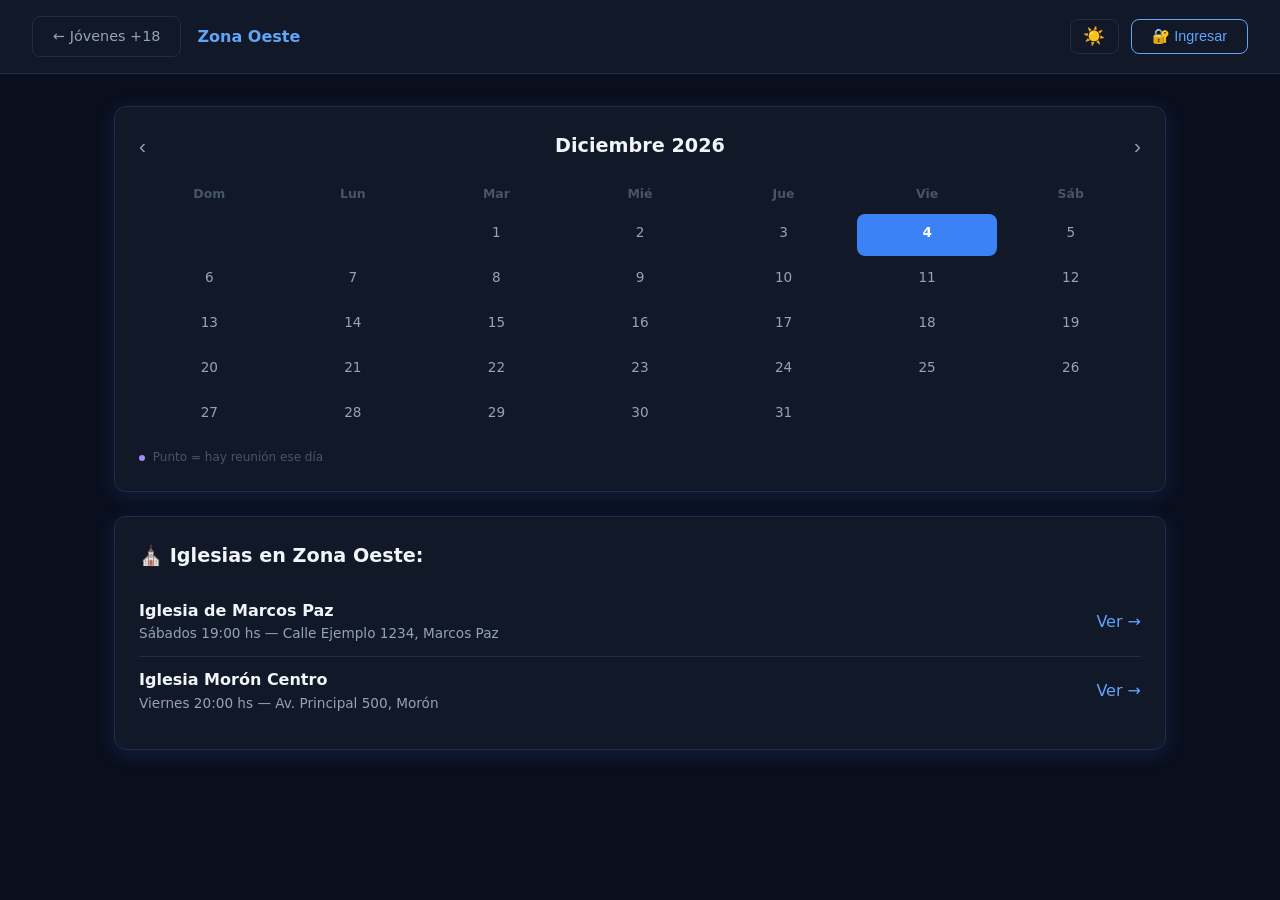
<file: zona-norte.html>
<!DOCTYPE html>
<!--
  zona-oeste.html (copiá y renombrá para norte/sur/caba)
-->
<html lang="es">
<head>
  <meta charset="UTF-8">
  <meta name="viewport" content="width=device-width, initial-scale=1.0">
  <title>Zona Norte - WAGA</title>  <!-- CAMBIAR -->
  <link rel="stylesheet" href="styles/main.css">
  <style>
    .calendario-zona {
      display: grid;
      grid-template-columns: repeat(7, 1fr);
      gap: 3px;
      font-size: 0.85rem;
    }
    .cal-z-nombre { text-align:center; padding:0.4rem; color:var(--texto-apagado); font-weight:600; font-size:0.78rem; }
    .cal-z-dia    { text-align:center; padding:0.5rem 0.25rem; border-radius:8px; cursor:pointer; color:var(--texto-secundario); transition:all 0.15s; min-height:42px; display:flex; flex-direction:column; align-items:center; justify-content:flex-start; }
    .cal-z-dia:hover { background:var(--fondo-borde); }
    .cal-z-dia.hoy  { background:var(--color-primario); color:white; font-weight:700; }
    .cal-z-dia.tiene-evento::after { content:''; display:block; width:5px; height:5px; border-radius:50%; background:#a78bfa; margin:2px auto 0; }
    .cal-z-dia.vacio { cursor:default; }

    /* Panel de eventos del día seleccionado */
    #eventos-dia { margin-top:1.5rem; }
    .evento-item {
      background: var(--fondo-tarjeta);
      border: 1px solid var(--fondo-borde);
      border-left: 3px solid var(--color-primario);
      border-radius: 0 8px 8px 0;
      padding: 0.75rem 1rem;
      margin-bottom: 0.75rem;
      cursor: pointer;
      transition: all 0.2s;
    }
    .evento-item:hover { border-left-color: var(--color-acento); background: var(--fondo-borde); }
    .evento-item h4 { margin-bottom: 0.2rem; }
    .evento-item p  { color:var(--texto-secundario); font-size:0.85rem; }

    /* Modal de info de iglesia */
    .modal-iglesia-contenido { width:500px; max-width:95vw; }
    .info-iglesia-mapa { width:100%; height:220px; border-radius:8px; border:1px solid var(--fondo-borde); margin-top:0.75rem; }

    /* Lista de iglesias */
    .iglesia-lista-item {
      display:flex; align-items:center; justify-content:space-between;
      padding:0.65rem 0;
      border-bottom:1px solid var(--fondo-borde);
      cursor:pointer;
      transition: background 0.15s;
    }
    .iglesia-lista-item:hover { color:var(--color-acento); }
    .iglesia-lista-item:last-child { border-bottom:none; }
  </style>
</head>
<body>

  <nav class="navbar">
    <div class="navbar-izquierda">
      <a href="reunion18.html" class="btn btn-home">← Jóvenes +18</a>
      <span style="font-weight:700; color:var(--color-acento);">Zona Oeste</span>  <!-- CAMBIAR -->
    </div>
    <div class="navbar-derecha">
      <button id="btn-modo" class="btn-modo" onclick="cambiarModo()">☀️</button>
      <button class="btn btn-secundario" onclick="abrirLoginZona()">🔐 Ingresar</button>
    </div>
  </nav>

  <!-- Barra admin -->
  <div id="barra-edicion-zona" style="display:none; background:rgba(59,130,246,0.1); border-bottom:1px solid rgba(59,130,246,0.3); padding:0.6rem 2rem; align-items:center; gap:1rem; font-size:0.85rem;">
    <span style="color:var(--color-acento);">✏️ Modo edición</span>
    <button class="btn btn-secundario" style="padding:0.3rem 0.8rem; font-size:0.8rem;" onclick="agregarIglesia()">+ Agregar iglesia</button>
    <button class="btn btn-secundario" style="padding:0.3rem 0.8rem; font-size:0.8rem;" onclick="agregarEvento()">+ Agregar evento</button>
    <span style="margin-left:auto;" id="nombre-sesion-zona"></span>
    <button class="btn" style="padding:0.3rem 0.8rem; font-size:0.8rem; color:var(--texto-secundario);" onclick="cerrarSesionZona()">Cerrar sesión</button>
  </div>

  <main class="contenedor">

    <!-- CALENDARIO GRANDE -->
    <div class="tarjeta" style="margin-bottom:1.5rem;">
      <div style="display:flex; justify-content:space-between; align-items:center; margin-bottom:1rem;">
        <button onclick="mesAnteriorZona()" style="background:none; border:none; cursor:pointer; color:var(--texto-secundario); font-size:1.3rem;">‹</button>
        <h3 id="titulo-cal-zona"></h3>
        <button onclick="mesSiguienteZona()" style="background:none; border:none; cursor:pointer; color:var(--texto-secundario); font-size:1.3rem;">›</button>
      </div>
      <div class="calendario-zona" id="cal-zona"></div>
      <p style="font-size:0.75rem; color:var(--texto-apagado); margin-top:0.75rem;">
        <span style="display:inline-block; width:6px; height:6px; border-radius:50%; background:#a78bfa; margin-right:4px;"></span>
        Punto = hay reunión ese día
      </p>

      <!-- Eventos del día seleccionado -->
      <div id="eventos-dia" style="display:none;">
        <h4 style="margin-bottom:0.75rem;" id="titulo-eventos-dia"></h4>
        <div id="lista-eventos-dia"></div>
      </div>
    </div>

    <!-- LISTA DE IGLESIAS EN ESTA ZONA -->
    <div class="tarjeta">
      <h3 style="margin-bottom:1rem;">⛪ Iglesias en Zona Oeste:</h3>  <!-- CAMBIAR -->
      <div id="lista-iglesias">
        <!-- Se generan con JS -->
      </div>
    </div>

  </main>

  <!-- MODAL DE INFO DE IGLESIA -->
  <div id="modal-iglesia" style="display:none; position:fixed; top:0; left:0; width:100%; height:100%; background:rgba(0,0,0,0.75); z-index:500; align-items:center; justify-content:center; padding:1rem; overflow-y:auto;">
    <div class="tarjeta modal-iglesia-contenido">
      <div style="display:flex; justify-content:space-between; align-items:flex-start; margin-bottom:1rem;">
        <div>
          <h3 id="modal-iglesia-nombre"></h3>
          <p id="modal-iglesia-dir" style="color:var(--texto-secundario); font-size:0.9rem; margin-top:0.25rem;"></p>
        </div>
        <button onclick="cerrarModalIglesia()" style="background:none; border:none; color:var(--texto-secundario); cursor:pointer; font-size:1.2rem; margin-left:1rem;">✕</button>
      </div>
      <div style="display:flex; flex-direction:column; gap:0.5rem; font-size:0.9rem; margin-bottom:1rem;">
        <div>📅 <strong>Reunión de jóvenes:</strong> <span id="modal-iglesia-horario"></span></div>
        <div>📸 <strong>Instagram:</strong> <a id="modal-iglesia-ig" href="#" target="_blank" style="color:var(--color-acento);"></a></div>
        <div>🔢 <strong>Edad:</strong> <span id="modal-iglesia-edad"></span></div>
      </div>
      <iframe id="modal-iglesia-mapa" class="info-iglesia-mapa" src="" allowfullscreen loading="lazy"></iframe>
    </div>
  </div>

  <!-- MODAL LOGIN ZONA -->
  <div id="modal-login-zona" style="display:none; position:fixed; top:0; left:0; width:100%; height:100%; background:rgba(0,0,0,0.7); z-index:500; align-items:center; justify-content:center;">
    <div class="tarjeta" style="width:360px; max-width:90vw;">
      <div style="display:flex; justify-content:space-between; align-items:center; margin-bottom:1.5rem;">
        <h3>Ingresar</h3>
        <button onclick="cerrarLoginZona()" style="background:none; border:none; color:var(--texto-secundario); cursor:pointer; font-size:1.2rem;">✕</button>
      </div>
      <div style="display:flex; flex-direction:column; gap:1rem;">
        <div>
          <label style="display:block; margin-bottom:0.4rem; color:var(--texto-secundario); font-size:0.9rem;">DNI</label>
          <input type="text" id="z-dni" style="width:100%; padding:0.6rem; background:var(--fondo-principal); border:1px solid var(--fondo-borde); border-radius:8px; color:var(--texto-principal); font-size:1rem;" placeholder="12345678">
        </div>
        <div>
          <label style="display:block; margin-bottom:0.4rem; color:var(--texto-secundario); font-size:0.9rem;">Contraseña</label>
          <input type="password" id="z-pass" style="width:100%; padding:0.6rem; background:var(--fondo-principal); border:1px solid var(--fondo-borde); border-radius:8px; color:var(--texto-principal); font-size:1rem;" placeholder="Contraseña">
        </div>
        <button class="btn btn-primario" style="width:100%; justify-content:center; padding:0.75rem;" onclick="intentarLoginZona()">Ingresar</button>
      </div>
    </div>
  </div>

  <script src="js/darkmode.js"></script><script src="js/auth.js"></script>     
    <script src="js/calendar.js"></script> 
    
  <script>
    /* =============================================
       DATOS DE ESTA ZONA (Oeste)
       Cuando tengas el servidor, esto viene de la API
    ============================================= */
    const nombreZona = 'Zona Oeste';  // CAMBIAR en cada copia

    const iglesiasZona = [
      {
        id: 1,
        nombre: 'Iglesia de Marcos Paz',
        direccion: 'Calle Ejemplo 1234, Marcos Paz',
        horario: 'Sábados 19:00 hs',
        instagram: 'https://instagram.com/',
        edad: '+18 solteros',
        mapa: 'https://maps.google.com/maps?q=Marcos+Paz,Buenos+Aires&output=embed',
        eventos: ['2026-05-10', '2026-05-17', '2026-05-24']
      },
      {
        id: 2,
        nombre: 'Iglesia Morón Centro',
        direccion: 'Av. Principal 500, Morón',
        horario: 'Viernes 20:00 hs',
        instagram: 'https://instagram.com/',
        edad: '+18 solteros',
        mapa: 'https://maps.google.com/maps?q=Moron,Buenos+Aires&output=embed',
        eventos: ['2026-05-08', '2026-05-15', '2026-05-22']
      }
    ];

    // Juntamos todos los eventos de todas las iglesias en un solo array
    const todosEventos = [...new Set(iglesiasZona.flatMap(i => i.eventos))];

    /* =============================================
       VARIABLES DEL CALENDARIO
    ============================================= */
    const MESES_Z = ['Enero','Febrero','Marzo','Abril','Mayo','Junio','Julio','Agosto','Septiembre','Octubre','Noviembre','Diciembre'];
    const DIAS_Z  = ['Dom','Lun','Mar','Mié','Jue','Vie','Sáb'];
    let zMes  = new Date().getMonth();
    let zAnio = new Date().getFullYear();

    function mesAnteriorZona() { zMes--; if(zMes<0){zMes=11;zAnio--;} renderCalZona(); }
    function mesSiguienteZona(){ zMes++; if(zMes>11){zMes=0;zAnio++;} renderCalZona(); }

    function renderCalZona() {
      const cont  = document.getElementById('cal-zona');
      const titulo = document.getElementById('titulo-cal-zona');
      titulo.textContent = `${MESES_Z[zMes]} ${zAnio}`;

      const hoy       = new Date();
      const primerDia = new Date(zAnio, zMes, 1).getDay();
      const diasEnMes = new Date(zAnio, zMes+1, 0).getDate();
      const setEv     = new Set(todosEventos);

      let html = '';
      DIAS_Z.forEach(d => { html += `<div class="cal-z-nombre">${d}</div>`; });
      for(let i=0; i<primerDia; i++) html += `<div class="cal-z-dia vacio"></div>`;

      for(let d=1; d<=diasEnMes; d++){
        const fecha = `${zAnio}-${String(zMes+1).padStart(2,'0')}-${String(d).padStart(2,'0')}`;
        const esHoy = d===hoy.getDate() && zMes===hoy.getMonth() && zAnio===hoy.getFullYear();
        const tieneEv = setEv.has(fecha);
        let cls = 'cal-z-dia';
        if(esHoy)   cls += ' hoy';
        if(tieneEv) cls += ' tiene-evento';
        html += `<div class="${cls}" onclick="seleccionarDia('${fecha}')">${d}</div>`;
      }
      cont.innerHTML = html;
    }

    function seleccionarDia(fecha) {
      const panel  = document.getElementById('eventos-dia');
      const titulo = document.getElementById('titulo-eventos-dia');
      const lista  = document.getElementById('lista-eventos-dia');

      // Buscamos iglesias con eventos en esa fecha
      const iglesiasHoy = iglesiasZona.filter(i => i.eventos.includes(fecha));
      if(iglesiasHoy.length === 0) { panel.style.display='none'; return; }

      const [anio,mes,dia] = fecha.split('-');
      titulo.textContent = `Reuniones el ${parseInt(dia)} de ${MESES_Z[parseInt(mes)-1]}`;

      lista.innerHTML = iglesiasHoy.map(ig => `
        <div class="evento-item" onclick="verIglesia(${ig.id})">
          <h4>⛪ ${ig.nombre}</h4>
          <p>${ig.horario} — ${ig.direccion}</p>
        </div>
      `).join('');

      panel.style.display = 'block';
    }

    /* =============================================
       MODAL DE IGLESIA
    ============================================= */
    function verIglesia(id) {
      const ig = iglesiasZona.find(i => i.id === id);
      if(!ig) return;
      document.getElementById('modal-iglesia-nombre').textContent  = ig.nombre;
      document.getElementById('modal-iglesia-dir').textContent     = ig.direccion;
      document.getElementById('modal-iglesia-horario').textContent = ig.horario;
      document.getElementById('modal-iglesia-edad').textContent    = ig.edad;
      document.getElementById('modal-iglesia-ig').textContent      = '@instagram';
      document.getElementById('modal-iglesia-ig').href             = ig.instagram;
      document.getElementById('modal-iglesia-mapa').src            = ig.mapa;
      document.getElementById('modal-iglesia').style.display       = 'flex';

      // También la mostramos en la lista de abajo
    }

    function cerrarModalIglesia() {
      document.getElementById('modal-iglesia').style.display = 'none';
      document.getElementById('modal-iglesia-mapa').src = '';  // Libera el mapa
    }

    /* =============================================
       LISTA DE IGLESIAS
    ============================================= */
    function renderListaIglesias() {
      const lista = document.getElementById('lista-iglesias');
      lista.innerHTML = iglesiasZona.map(ig => `
        <div class="iglesia-lista-item" onclick="verIglesia(${ig.id})">
          <div>
            <div style="font-weight:600;">${ig.nombre}</div>
            <div style="font-size:0.85rem; color:var(--texto-secundario);">${ig.horario} — ${ig.direccion}</div>
          </div>
          <span style="color:var(--color-acento);">Ver →</span>
        </div>
      `).join('');
    }

    /* =============================================
       LOGIN ZONA (comparte sesión con reunion18)
    ============================================= */
    const usuariosZona = {
      'TU_DNI':   { pass: 'TU_PASS',  rol: 'admin',       nombre: 'Admin' },
      '99999999': { pass: 'colab123', rol: 'colaborador', nombre: 'Colaborador' }
    };

    function abrirLoginZona()  { document.getElementById('modal-login-zona').style.display = 'flex'; }
    function cerrarLoginZona() { document.getElementById('modal-login-zona').style.display = 'none'; }
    document.getElementById('modal-login-zona').addEventListener('click', e => {
      if(e.target === document.getElementById('modal-login-zona')) cerrarLoginZona();
    });

    function intentarLoginZona() {
        const dni  = document.getElementById('z-dni').value.trim();
        const pass = document.getElementById('z-pass').value;
        loginConServidor(dni, pass,
          function(usuario) {
            cerrarLoginZona();
            activarEdicionZona(usuario);
          },
          function(error) {
            alert('Error: ' + error);
          }
        );
      }

    function activarEdicionZona(user) {
      document.getElementById('barra-edicion-zona').style.display = 'flex';
      document.getElementById('nombre-sesion-zona').textContent = `👤 ${user.nombre}`;
    }

    function cerrarSesionZona() {
        logoutConServidor();
      }

    function agregarIglesia() {
      const nombre = prompt('Nombre de la iglesia:');
      const dir    = prompt('Dirección:');
      const horario= prompt('Horario de reunión jóvenes:');
      if(!nombre) return;
      iglesiasZona.push({ id: Date.now(), nombre, direccion: dir, horario, instagram:'#', edad:'+18', mapa:'', eventos:[] });
      renderListaIglesias();
      alert('Iglesia agregada (se guardará en el servidor cuando lo conectemos)');
    }

    function agregarEvento() {
      const fecha = prompt('Fecha del evento (YYYY-MM-DD):');
      if(!fecha) return;
      todosEventos.push(fecha);
      renderCalZona();
      alert('Evento agregado al calendario');
    }

    /* =============================================
       INICIO
    ============================================= */
    document.addEventListener('DOMContentLoaded', function() {
        renderCalZona();
        renderListaIglesias();
        const u = getUsuarioActual();
        if (u) activarEdicionZona(u);
      });
  </script>
</body>
</html>
</file>
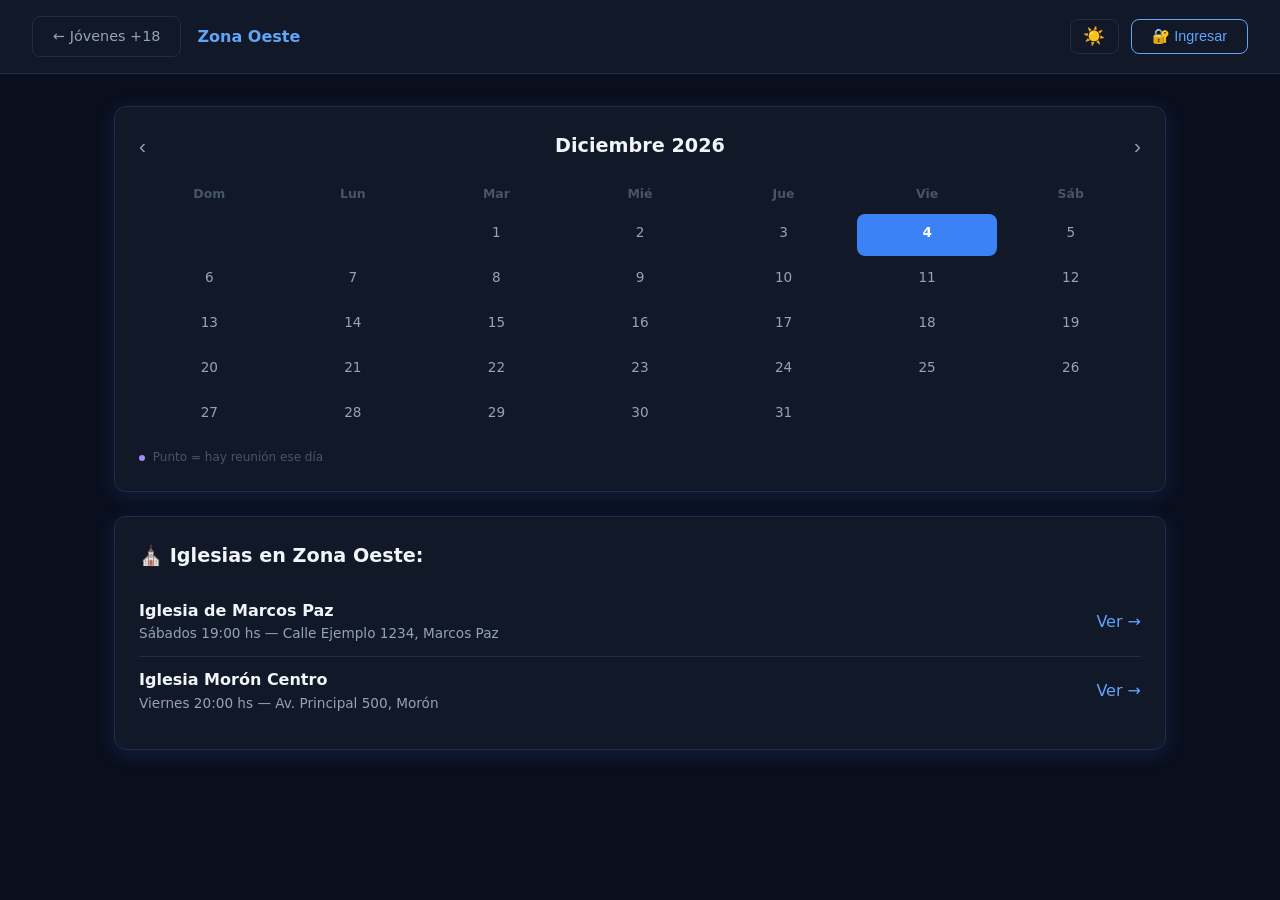
<file: zona-oeste.html>
<!DOCTYPE html>
<!--
  zona-oeste.html (copiá y renombrá para norte/sur/caba)
-->
<html lang="es">
<head>
  <meta charset="UTF-8">
  <meta name="viewport" content="width=device-width, initial-scale=1.0">
  <title>Zona Oeste - WAGA</title>  <!-- CAMBIAR -->
  <link rel="stylesheet" href="styles/main.css">
  <style>
    .calendario-zona {
      display: grid;
      grid-template-columns: repeat(7, 1fr);
      gap: 3px;
      font-size: 0.85rem;
    }
    .cal-z-nombre { text-align:center; padding:0.4rem; color:var(--texto-apagado); font-weight:600; font-size:0.78rem; }
    .cal-z-dia    { text-align:center; padding:0.5rem 0.25rem; border-radius:8px; cursor:pointer; color:var(--texto-secundario); transition:all 0.15s; min-height:42px; display:flex; flex-direction:column; align-items:center; justify-content:flex-start; }
    .cal-z-dia:hover { background:var(--fondo-borde); }
    .cal-z-dia.hoy  { background:var(--color-primario); color:white; font-weight:700; }
    .cal-z-dia.tiene-evento::after { content:''; display:block; width:5px; height:5px; border-radius:50%; background:#a78bfa; margin:2px auto 0; }
    .cal-z-dia.vacio { cursor:default; }

    /* Panel de eventos del día seleccionado */
    #eventos-dia { margin-top:1.5rem; }
    .evento-item {
      background: var(--fondo-tarjeta);
      border: 1px solid var(--fondo-borde);
      border-left: 3px solid var(--color-primario);
      border-radius: 0 8px 8px 0;
      padding: 0.75rem 1rem;
      margin-bottom: 0.75rem;
      cursor: pointer;
      transition: all 0.2s;
    }
    .evento-item:hover { border-left-color: var(--color-acento); background: var(--fondo-borde); }
    .evento-item h4 { margin-bottom: 0.2rem; }
    .evento-item p  { color:var(--texto-secundario); font-size:0.85rem; }

    /* Modal de info de iglesia */
    .modal-iglesia-contenido { width:500px; max-width:95vw; }
    .info-iglesia-mapa { width:100%; height:220px; border-radius:8px; border:1px solid var(--fondo-borde); margin-top:0.75rem; }

    /* Lista de iglesias */
    .iglesia-lista-item {
      display:flex; align-items:center; justify-content:space-between;
      padding:0.65rem 0;
      border-bottom:1px solid var(--fondo-borde);
      cursor:pointer;
      transition: background 0.15s;
    }
    .iglesia-lista-item:hover { color:var(--color-acento); }
    .iglesia-lista-item:last-child { border-bottom:none; }
  </style>
</head>
<body>

  <nav class="navbar">
    <div class="navbar-izquierda">
      <a href="reunion18.html" class="btn btn-home">← Jóvenes +18</a>
      <span style="font-weight:700; color:var(--color-acento);">Zona Oeste</span>  <!-- CAMBIAR -->
    </div>
    <div class="navbar-derecha">
      <button id="btn-modo" class="btn-modo" onclick="cambiarModo()">☀️</button>
      <button class="btn btn-secundario" onclick="abrirLoginZona()">🔐 Ingresar</button>
    </div>
  </nav>

  <!-- Barra admin -->
  <div id="barra-edicion-zona" style="display:none; background:rgba(59,130,246,0.1); border-bottom:1px solid rgba(59,130,246,0.3); padding:0.6rem 2rem; align-items:center; gap:1rem; font-size:0.85rem;">
    <span style="color:var(--color-acento);">✏️ Modo edición</span>
    <button class="btn btn-secundario" style="padding:0.3rem 0.8rem; font-size:0.8rem;" onclick="agregarIglesia()">+ Agregar iglesia</button>
    <button class="btn btn-secundario" style="padding:0.3rem 0.8rem; font-size:0.8rem;" onclick="agregarEvento()">+ Agregar evento</button>
    <span style="margin-left:auto;" id="nombre-sesion-zona"></span>
    <button class="btn" style="padding:0.3rem 0.8rem; font-size:0.8rem; color:var(--texto-secundario);" onclick="cerrarSesionZona()">Cerrar sesión</button>
  </div>

  <main class="contenedor">

    <!-- CALENDARIO GRANDE -->
    <div class="tarjeta" style="margin-bottom:1.5rem;">
      <div style="display:flex; justify-content:space-between; align-items:center; margin-bottom:1rem;">
        <button onclick="mesAnteriorZona()" style="background:none; border:none; cursor:pointer; color:var(--texto-secundario); font-size:1.3rem;">‹</button>
        <h3 id="titulo-cal-zona"></h3>
        <button onclick="mesSiguienteZona()" style="background:none; border:none; cursor:pointer; color:var(--texto-secundario); font-size:1.3rem;">›</button>
      </div>
      <div class="calendario-zona" id="cal-zona"></div>
      <p style="font-size:0.75rem; color:var(--texto-apagado); margin-top:0.75rem;">
        <span style="display:inline-block; width:6px; height:6px; border-radius:50%; background:#a78bfa; margin-right:4px;"></span>
        Punto = hay reunión ese día
      </p>

      <!-- Eventos del día seleccionado -->
      <div id="eventos-dia" style="display:none;">
        <h4 style="margin-bottom:0.75rem;" id="titulo-eventos-dia"></h4>
        <div id="lista-eventos-dia"></div>
      </div>
    </div>

    <!-- LISTA DE IGLESIAS EN ESTA ZONA -->
    <div class="tarjeta">
      <h3 style="margin-bottom:1rem;">⛪ Iglesias en Zona Oeste:</h3>  <!-- CAMBIAR -->
      <div id="lista-iglesias">
        <!-- Se generan con JS -->
      </div>
    </div>

  </main>

  <!-- MODAL DE INFO DE IGLESIA -->
  <div id="modal-iglesia" style="display:none; position:fixed; top:0; left:0; width:100%; height:100%; background:rgba(0,0,0,0.75); z-index:500; align-items:center; justify-content:center; padding:1rem; overflow-y:auto;">
    <div class="tarjeta modal-iglesia-contenido">
      <div style="display:flex; justify-content:space-between; align-items:flex-start; margin-bottom:1rem;">
        <div>
          <h3 id="modal-iglesia-nombre"></h3>
          <p id="modal-iglesia-dir" style="color:var(--texto-secundario); font-size:0.9rem; margin-top:0.25rem;"></p>
        </div>
        <button onclick="cerrarModalIglesia()" style="background:none; border:none; color:var(--texto-secundario); cursor:pointer; font-size:1.2rem; margin-left:1rem;">✕</button>
      </div>
      <div style="display:flex; flex-direction:column; gap:0.5rem; font-size:0.9rem; margin-bottom:1rem;">
        <div>📅 <strong>Reunión de jóvenes:</strong> <span id="modal-iglesia-horario"></span></div>
        <div>📸 <strong>Instagram:</strong> <a id="modal-iglesia-ig" href="#" target="_blank" style="color:var(--color-acento);"></a></div>
        <div>🔢 <strong>Edad:</strong> <span id="modal-iglesia-edad"></span></div>
      </div>
      <iframe id="modal-iglesia-mapa" class="info-iglesia-mapa" src="" allowfullscreen loading="lazy"></iframe>
    </div>
  </div>

  <!-- MODAL LOGIN ZONA -->
  <div id="modal-login-zona" style="display:none; position:fixed; top:0; left:0; width:100%; height:100%; background:rgba(0,0,0,0.7); z-index:500; align-items:center; justify-content:center;">
    <div class="tarjeta" style="width:360px; max-width:90vw;">
      <div style="display:flex; justify-content:space-between; align-items:center; margin-bottom:1.5rem;">
        <h3>Ingresar</h3>
        <button onclick="cerrarLoginZona()" style="background:none; border:none; color:var(--texto-secundario); cursor:pointer; font-size:1.2rem;">✕</button>
      </div>
      <div style="display:flex; flex-direction:column; gap:1rem;">
        <div>
          <label style="display:block; margin-bottom:0.4rem; color:var(--texto-secundario); font-size:0.9rem;">DNI</label>
          <input type="text" id="z-dni" style="width:100%; padding:0.6rem; background:var(--fondo-principal); border:1px solid var(--fondo-borde); border-radius:8px; color:var(--texto-principal); font-size:1rem;" placeholder="12345678">
        </div>
        <div>
          <label style="display:block; margin-bottom:0.4rem; color:var(--texto-secundario); font-size:0.9rem;">Contraseña</label>
          <input type="password" id="z-pass" style="width:100%; padding:0.6rem; background:var(--fondo-principal); border:1px solid var(--fondo-borde); border-radius:8px; color:var(--texto-principal); font-size:1rem;" placeholder="Contraseña">
        </div>
        <button class="btn btn-primario" style="width:100%; justify-content:center; padding:0.75rem;" onclick="intentarLoginZona()">Ingresar</button>
      </div>
    </div>
  </div>

  <script src="js/darkmode.js"></script>
  <script src="js/auth.js"></script>     
    <script src="js/calendar.js"></script> 
  <script>
    /* =============================================
       DATOS DE ESTA ZONA (Oeste)
       Cuando tengas el servidor, esto viene de la API
    ============================================= */
    const nombreZona = 'Zona Oeste';  // CAMBIAR en cada copia

    const iglesiasZona = [
      {
        id: 1,
        nombre: 'Iglesia de Marcos Paz',
        direccion: 'Calle Ejemplo 1234, Marcos Paz',
        horario: 'Sábados 19:00 hs',
        instagram: 'https://instagram.com/',
        edad: '+18 solteros',
        mapa: 'https://maps.google.com/maps?q=Marcos+Paz,Buenos+Aires&output=embed',
        eventos: ['2026-05-10', '2026-05-17', '2026-05-24']
      },
      {
        id: 2,
        nombre: 'Iglesia Morón Centro',
        direccion: 'Av. Principal 500, Morón',
        horario: 'Viernes 20:00 hs',
        instagram: 'https://instagram.com/',
        edad: '+18 solteros',
        mapa: 'https://maps.google.com/maps?q=Moron,Buenos+Aires&output=embed',
        eventos: ['2026-05-08', '2026-05-15', '2026-05-22']
      }
    ];

    // Juntamos todos los eventos de todas las iglesias en un solo array
    const todosEventos = [...new Set(iglesiasZona.flatMap(i => i.eventos))];

    /* =============================================
       VARIABLES DEL CALENDARIO
    ============================================= */
    const MESES_Z = ['Enero','Febrero','Marzo','Abril','Mayo','Junio','Julio','Agosto','Septiembre','Octubre','Noviembre','Diciembre'];
    const DIAS_Z  = ['Dom','Lun','Mar','Mié','Jue','Vie','Sáb'];
    let zMes  = new Date().getMonth();
    let zAnio = new Date().getFullYear();

    function mesAnteriorZona() { zMes--; if(zMes<0){zMes=11;zAnio--;} renderCalZona(); }
    function mesSiguienteZona(){ zMes++; if(zMes>11){zMes=0;zAnio++;} renderCalZona(); }

    function renderCalZona() {
      const cont  = document.getElementById('cal-zona');
      const titulo = document.getElementById('titulo-cal-zona');
      titulo.textContent = `${MESES_Z[zMes]} ${zAnio}`;

      const hoy       = new Date();
      const primerDia = new Date(zAnio, zMes, 1).getDay();
      const diasEnMes = new Date(zAnio, zMes+1, 0).getDate();
      const setEv     = new Set(todosEventos);

      let html = '';
      DIAS_Z.forEach(d => { html += `<div class="cal-z-nombre">${d}</div>`; });
      for(let i=0; i<primerDia; i++) html += `<div class="cal-z-dia vacio"></div>`;

      for(let d=1; d<=diasEnMes; d++){
        const fecha = `${zAnio}-${String(zMes+1).padStart(2,'0')}-${String(d).padStart(2,'0')}`;
        const esHoy = d===hoy.getDate() && zMes===hoy.getMonth() && zAnio===hoy.getFullYear();
        const tieneEv = setEv.has(fecha);
        let cls = 'cal-z-dia';
        if(esHoy)   cls += ' hoy';
        if(tieneEv) cls += ' tiene-evento';
        html += `<div class="${cls}" onclick="seleccionarDia('${fecha}')">${d}</div>`;
      }
      cont.innerHTML = html;
    }

    function seleccionarDia(fecha) {
      const panel  = document.getElementById('eventos-dia');
      const titulo = document.getElementById('titulo-eventos-dia');
      const lista  = document.getElementById('lista-eventos-dia');

      // Buscamos iglesias con eventos en esa fecha
      const iglesiasHoy = iglesiasZona.filter(i => i.eventos.includes(fecha));
      if(iglesiasHoy.length === 0) { panel.style.display='none'; return; }

      const [anio,mes,dia] = fecha.split('-');
      titulo.textContent = `Reuniones el ${parseInt(dia)} de ${MESES_Z[parseInt(mes)-1]}`;

      lista.innerHTML = iglesiasHoy.map(ig => `
        <div class="evento-item" onclick="verIglesia(${ig.id})">
          <h4>⛪ ${ig.nombre}</h4>
          <p>${ig.horario} — ${ig.direccion}</p>
        </div>
      `).join('');

      panel.style.display = 'block';
    }

    /* =============================================
       MODAL DE IGLESIA
    ============================================= */
    function verIglesia(id) {
      const ig = iglesiasZona.find(i => i.id === id);
      if(!ig) return;
      document.getElementById('modal-iglesia-nombre').textContent  = ig.nombre;
      document.getElementById('modal-iglesia-dir').textContent     = ig.direccion;
      document.getElementById('modal-iglesia-horario').textContent = ig.horario;
      document.getElementById('modal-iglesia-edad').textContent    = ig.edad;
      document.getElementById('modal-iglesia-ig').textContent      = '@instagram';
      document.getElementById('modal-iglesia-ig').href             = ig.instagram;
      document.getElementById('modal-iglesia-mapa').src            = ig.mapa;
      document.getElementById('modal-iglesia').style.display       = 'flex';

      // También la mostramos en la lista de abajo
    }

    function cerrarModalIglesia() {
      document.getElementById('modal-iglesia').style.display = 'none';
      document.getElementById('modal-iglesia-mapa').src = '';  // Libera el mapa
    }

    /* =============================================
       LISTA DE IGLESIAS
    ============================================= */
    function renderListaIglesias() {
  const lista  = document.getElementById('lista-iglesias');
  const usuario = getUsuarioActual();
  const esAdmin = usuario?.rol === 'admin' || usuario?.rol === 'colaborador';

  lista.innerHTML = iglesiasZona.map(ig => `
    <div class="iglesia-lista-item">
      <div onclick="verIglesia(${ig.id})" style="flex:1; cursor:pointer;">
        <div style="font-weight:600;">${ig.nombre}</div>
        <div style="font-size:0.85rem; color:var(--texto-secundario);">${ig.horario} — ${ig.direccion}</div>
      </div>
      <div style="display:flex; gap:0.5rem; align-items:center;">
        ${esAdmin ? `<button class="btn-editar-fila" onclick="editarIglesia(${ig.id})">✏️ Editar</button>` : ''}
        <span style="color:var(--color-acento); cursor:pointer;" onclick="verIglesia(${ig.id})">Ver →</span>
      </div>
    </div>
  `).join('');
}

    /* =============================================
       LOGIN ZONA (comparte sesión con reunion18)
    ============================================= */
    const usuariosZona = {
      'TU_DNI':   { pass: 'TU_PASS',  rol: 'admin',       nombre: 'Admin' },
      '99999999': { pass: 'colab123', rol: 'colaborador', nombre: 'Colaborador' }
    };

    function abrirLoginZona()  { document.getElementById('modal-login-zona').style.display = 'flex'; }
    function cerrarLoginZona() { document.getElementById('modal-login-zona').style.display = 'none'; }
    ;

    function intentarLoginZona() {
        const dni  = document.getElementById('z-dni').value.trim();
        const pass = document.getElementById('z-pass').value;
        loginConServidor(dni, pass,
          function(usuario) {
            cerrarLoginZona();
            activarEdicionZona(usuario);
          },
          function(error) {
            alert('Error: ' + error);
          }
        );
      }

    function activarEdicionZona(user) {
      document.getElementById('barra-edicion-zona').style.display = 'flex';
      document.getElementById('nombre-sesion-zona').textContent = `👤 ${user.nombre}`;
    }

    function cerrarSesionZona() {
        logoutConServidor();
      }

    function agregarIglesia() {
      const nombre = prompt('Nombre de la iglesia:');
      const dir    = prompt('Dirección:');
      const horario= prompt('Horario de reunión jóvenes:');
      if(!nombre) return;
      iglesiasZona.push({ id: Date.now(), nombre, direccion: dir, horario, instagram:'#', edad:'+18', mapa:'', eventos:[] });
      renderListaIglesias();
      alert('Iglesia agregada (se guardará en el servidor cuando lo conectemos)');
    }

    function agregarEvento() {
      const fecha = prompt('Fecha del evento (YYYY-MM-DD):');
      if(!fecha) return;
      todosEventos.push(fecha);
      renderCalZona();
      alert('Evento agregado al calendario');
    }




function editarIglesia(id) {
  const ig = iglesiasZona.find(i => i.id === id);
  if (!ig) return;

  // Llenamos el modal de iglesia con los datos actuales para editar
  document.getElementById('modal-iglesia-nombre').textContent  = ig.nombre;

  // Abrimos un prompt simple para cada campo
  const nombre   = prompt('Nombre:', ig.nombre);       if (nombre   === null) return;
  const dir      = prompt('Dirección:', ig.direccion); if (dir      === null) return;
  const horario  = prompt('Horario:', ig.horario);     if (horario  === null) return;
  const instagram= prompt('Instagram:', ig.instagram); if (instagram=== null) return;

  // Guardamos en el servidor
  guardarEdicionIglesia(id, { nombre, direccion: dir, horario, instagram });
}

async function guardarEdicionIglesia(id, datos) {
  const data = await llamarAPI(`/iglesias/${id}`, 'PUT', datos);
  if (data.ok) {
    alert('✅ Iglesia actualizada');
    // Actualizamos localmente
    const ig = iglesiasZona.find(i => i.id === id);
    if (ig) Object.assign(ig, datos);
    renderListaIglesias();
  } else {
    alert('Error: ' + (data.error || 'No se pudo guardar'));
  }
}



    /* =============================================
       INICIO
    ============================================= */
    document.addEventListener('DOMContentLoaded', function() {
        renderCalZona();
        renderListaIglesias();
        const u = getUsuarioActual();
        if (u) activarEdicionZona(u);
      });
  </script>
</body>
</html>
</file>
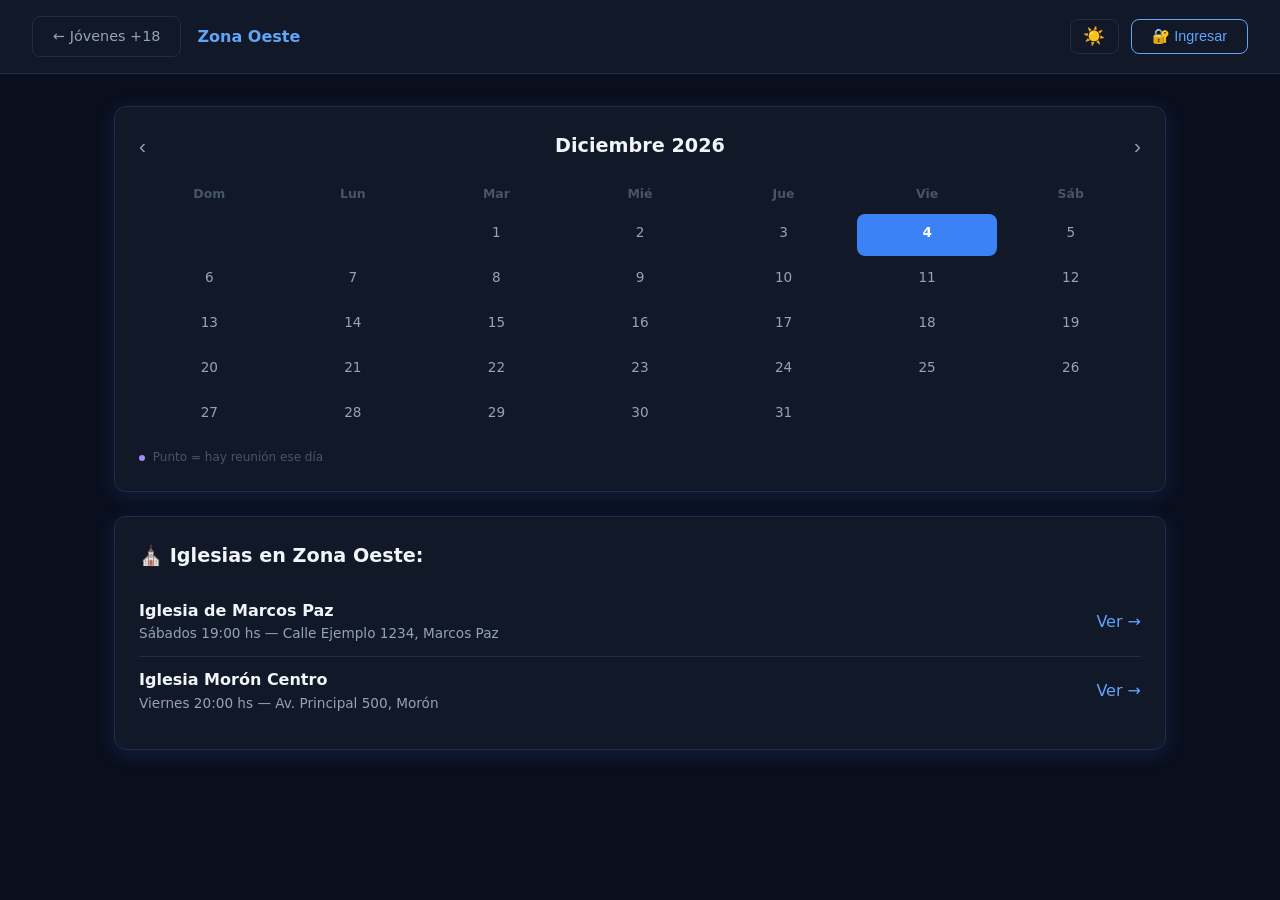
<file: zona-sur.html>
<!DOCTYPE html>
<!--
  zona-oeste.html (copiá y renombrá para norte/sur/caba)
-->
<html lang="es">
<head>
  <meta charset="UTF-8">
  <meta name="viewport" content="width=device-width, initial-scale=1.0">
  <title>Zona Sur - WAGA</title>  <!-- CAMBIAR -->
  <link rel="stylesheet" href="styles/main.css">
  <style>
    .calendario-zona {
      display: grid;
      grid-template-columns: repeat(7, 1fr);
      gap: 3px;
      font-size: 0.85rem;
    }
    .cal-z-nombre { text-align:center; padding:0.4rem; color:var(--texto-apagado); font-weight:600; font-size:0.78rem; }
    .cal-z-dia    { text-align:center; padding:0.5rem 0.25rem; border-radius:8px; cursor:pointer; color:var(--texto-secundario); transition:all 0.15s; min-height:42px; display:flex; flex-direction:column; align-items:center; justify-content:flex-start; }
    .cal-z-dia:hover { background:var(--fondo-borde); }
    .cal-z-dia.hoy  { background:var(--color-primario); color:white; font-weight:700; }
    .cal-z-dia.tiene-evento::after { content:''; display:block; width:5px; height:5px; border-radius:50%; background:#a78bfa; margin:2px auto 0; }
    .cal-z-dia.vacio { cursor:default; }

    /* Panel de eventos del día seleccionado */
    #eventos-dia { margin-top:1.5rem; }
    .evento-item {
      background: var(--fondo-tarjeta);
      border: 1px solid var(--fondo-borde);
      border-left: 3px solid var(--color-primario);
      border-radius: 0 8px 8px 0;
      padding: 0.75rem 1rem;
      margin-bottom: 0.75rem;
      cursor: pointer;
      transition: all 0.2s;
    }
    .evento-item:hover { border-left-color: var(--color-acento); background: var(--fondo-borde); }
    .evento-item h4 { margin-bottom: 0.2rem; }
    .evento-item p  { color:var(--texto-secundario); font-size:0.85rem; }

    /* Modal de info de iglesia */
    .modal-iglesia-contenido { width:500px; max-width:95vw; }
    .info-iglesia-mapa { width:100%; height:220px; border-radius:8px; border:1px solid var(--fondo-borde); margin-top:0.75rem; }

    /* Lista de iglesias */
    .iglesia-lista-item {
      display:flex; align-items:center; justify-content:space-between;
      padding:0.65rem 0;
      border-bottom:1px solid var(--fondo-borde);
      cursor:pointer;
      transition: background 0.15s;
    }
    .iglesia-lista-item:hover { color:var(--color-acento); }
    .iglesia-lista-item:last-child { border-bottom:none; }
  </style>
</head>
<body>

  <nav class="navbar">
    <div class="navbar-izquierda">
      <a href="reunion18.html" class="btn btn-home">← Jóvenes +18</a>
      <span style="font-weight:700; color:var(--color-acento);">Zona Oeste</span>  <!-- CAMBIAR -->
    </div>
    <div class="navbar-derecha">
      <button id="btn-modo" class="btn-modo" onclick="cambiarModo()">☀️</button>
      <button class="btn btn-secundario" onclick="abrirLoginZona()">🔐 Ingresar</button>
    </div>
  </nav>

  <!-- Barra admin -->
  <div id="barra-edicion-zona" style="display:none; background:rgba(59,130,246,0.1); border-bottom:1px solid rgba(59,130,246,0.3); padding:0.6rem 2rem; align-items:center; gap:1rem; font-size:0.85rem;">
    <span style="color:var(--color-acento);">✏️ Modo edición</span>
    <button class="btn btn-secundario" style="padding:0.3rem 0.8rem; font-size:0.8rem;" onclick="agregarIglesia()">+ Agregar iglesia</button>
    <button class="btn btn-secundario" style="padding:0.3rem 0.8rem; font-size:0.8rem;" onclick="agregarEvento()">+ Agregar evento</button>
    <span style="margin-left:auto;" id="nombre-sesion-zona"></span>
    <button class="btn" style="padding:0.3rem 0.8rem; font-size:0.8rem; color:var(--texto-secundario);" onclick="cerrarSesionZona()">Cerrar sesión</button>
  </div>

  <main class="contenedor">

    <!-- CALENDARIO GRANDE -->
    <div class="tarjeta" style="margin-bottom:1.5rem;">
      <div style="display:flex; justify-content:space-between; align-items:center; margin-bottom:1rem;">
        <button onclick="mesAnteriorZona()" style="background:none; border:none; cursor:pointer; color:var(--texto-secundario); font-size:1.3rem;">‹</button>
        <h3 id="titulo-cal-zona"></h3>
        <button onclick="mesSiguienteZona()" style="background:none; border:none; cursor:pointer; color:var(--texto-secundario); font-size:1.3rem;">›</button>
      </div>
      <div class="calendario-zona" id="cal-zona"></div>
      <p style="font-size:0.75rem; color:var(--texto-apagado); margin-top:0.75rem;">
        <span style="display:inline-block; width:6px; height:6px; border-radius:50%; background:#a78bfa; margin-right:4px;"></span>
        Punto = hay reunión ese día
      </p>

      <!-- Eventos del día seleccionado -->
      <div id="eventos-dia" style="display:none;">
        <h4 style="margin-bottom:0.75rem;" id="titulo-eventos-dia"></h4>
        <div id="lista-eventos-dia"></div>
      </div>
    </div>

    <!-- LISTA DE IGLESIAS EN ESTA ZONA -->
    <div class="tarjeta">
      <h3 style="margin-bottom:1rem;">⛪ Iglesias en Zona Oeste:</h3>  <!-- CAMBIAR -->
      <div id="lista-iglesias">
        <!-- Se generan con JS -->
      </div>
    </div>

  </main>

  <!-- MODAL DE INFO DE IGLESIA -->
  <div id="modal-iglesia" style="display:none; position:fixed; top:0; left:0; width:100%; height:100%; background:rgba(0,0,0,0.75); z-index:500; align-items:center; justify-content:center; padding:1rem; overflow-y:auto;">
    <div class="tarjeta modal-iglesia-contenido">
      <div style="display:flex; justify-content:space-between; align-items:flex-start; margin-bottom:1rem;">
        <div>
          <h3 id="modal-iglesia-nombre"></h3>
          <p id="modal-iglesia-dir" style="color:var(--texto-secundario); font-size:0.9rem; margin-top:0.25rem;"></p>
        </div>
        <button onclick="cerrarModalIglesia()" style="background:none; border:none; color:var(--texto-secundario); cursor:pointer; font-size:1.2rem; margin-left:1rem;">✕</button>
      </div>
      <div style="display:flex; flex-direction:column; gap:0.5rem; font-size:0.9rem; margin-bottom:1rem;">
        <div>📅 <strong>Reunión de jóvenes:</strong> <span id="modal-iglesia-horario"></span></div>
        <div>📸 <strong>Instagram:</strong> <a id="modal-iglesia-ig" href="#" target="_blank" style="color:var(--color-acento);"></a></div>
        <div>🔢 <strong>Edad:</strong> <span id="modal-iglesia-edad"></span></div>
      </div>
      <iframe id="modal-iglesia-mapa" class="info-iglesia-mapa" src="" allowfullscreen loading="lazy"></iframe>
    </div>
  </div>

  <!-- MODAL LOGIN ZONA -->
  <div id="modal-login-zona" style="display:none; position:fixed; top:0; left:0; width:100%; height:100%; background:rgba(0,0,0,0.7); z-index:500; align-items:center; justify-content:center;">
    <div class="tarjeta" style="width:360px; max-width:90vw;">
      <div style="display:flex; justify-content:space-between; align-items:center; margin-bottom:1.5rem;">
        <h3>Ingresar</h3>
        <button onclick="cerrarLoginZona()" style="background:none; border:none; color:var(--texto-secundario); cursor:pointer; font-size:1.2rem;">✕</button>
      </div>
      <div style="display:flex; flex-direction:column; gap:1rem;">
        <div>
          <label style="display:block; margin-bottom:0.4rem; color:var(--texto-secundario); font-size:0.9rem;">DNI</label>
          <input type="text" id="z-dni" style="width:100%; padding:0.6rem; background:var(--fondo-principal); border:1px solid var(--fondo-borde); border-radius:8px; color:var(--texto-principal); font-size:1rem;" placeholder="12345678">
        </div>
        <div>
          <label style="display:block; margin-bottom:0.4rem; color:var(--texto-secundario); font-size:0.9rem;">Contraseña</label>
          <input type="password" id="z-pass" style="width:100%; padding:0.6rem; background:var(--fondo-principal); border:1px solid var(--fondo-borde); border-radius:8px; color:var(--texto-principal); font-size:1rem;" placeholder="Contraseña">
        </div>
        <button class="btn btn-primario" style="width:100%; justify-content:center; padding:0.75rem;" onclick="intentarLoginZona()">Ingresar</button>
      </div>
    </div>
  </div>

  <script src="js/darkmode.js"></script>
  <script src="js/auth.js"></script>      
    <script src="js/calendar.js"></script>  
    
  <script>
    /* =============================================
       DATOS DE ESTA ZONA (Oeste)
       Cuando tengas el servidor, esto viene de la API
    ============================================= */
    const nombreZona = 'Zona Oeste';  // CAMBIAR en cada copia

    const iglesiasZona = [
      {
        id: 1,
        nombre: 'Iglesia de Marcos Paz',
        direccion: 'Calle Ejemplo 1234, Marcos Paz',
        horario: 'Sábados 19:00 hs',
        instagram: 'https://instagram.com/',
        edad: '+18 solteros',
        mapa: 'https://maps.google.com/maps?q=Marcos+Paz,Buenos+Aires&output=embed',
        eventos: ['2026-05-10', '2026-05-17', '2026-05-24']
      },
      {
        id: 2,
        nombre: 'Iglesia Morón Centro',
        direccion: 'Av. Principal 500, Morón',
        horario: 'Viernes 20:00 hs',
        instagram: 'https://instagram.com/',
        edad: '+18 solteros',
        mapa: 'https://maps.google.com/maps?q=Moron,Buenos+Aires&output=embed',
        eventos: ['2026-05-08', '2026-05-15', '2026-05-22']
      }
    ];

    // Juntamos todos los eventos de todas las iglesias en un solo array
    const todosEventos = [...new Set(iglesiasZona.flatMap(i => i.eventos))];

    /* =============================================
       VARIABLES DEL CALENDARIO
    ============================================= */
    const MESES_Z = ['Enero','Febrero','Marzo','Abril','Mayo','Junio','Julio','Agosto','Septiembre','Octubre','Noviembre','Diciembre'];
    const DIAS_Z  = ['Dom','Lun','Mar','Mié','Jue','Vie','Sáb'];
    let zMes  = new Date().getMonth();
    let zAnio = new Date().getFullYear();

    function mesAnteriorZona() { zMes--; if(zMes<0){zMes=11;zAnio--;} renderCalZona(); }
    function mesSiguienteZona(){ zMes++; if(zMes>11){zMes=0;zAnio++;} renderCalZona(); }

    function renderCalZona() {
      const cont  = document.getElementById('cal-zona');
      const titulo = document.getElementById('titulo-cal-zona');
      titulo.textContent = `${MESES_Z[zMes]} ${zAnio}`;

      const hoy       = new Date();
      const primerDia = new Date(zAnio, zMes, 1).getDay();
      const diasEnMes = new Date(zAnio, zMes+1, 0).getDate();
      const setEv     = new Set(todosEventos);

      let html = '';
      DIAS_Z.forEach(d => { html += `<div class="cal-z-nombre">${d}</div>`; });
      for(let i=0; i<primerDia; i++) html += `<div class="cal-z-dia vacio"></div>`;

      for(let d=1; d<=diasEnMes; d++){
        const fecha = `${zAnio}-${String(zMes+1).padStart(2,'0')}-${String(d).padStart(2,'0')}`;
        const esHoy = d===hoy.getDate() && zMes===hoy.getMonth() && zAnio===hoy.getFullYear();
        const tieneEv = setEv.has(fecha);
        let cls = 'cal-z-dia';
        if(esHoy)   cls += ' hoy';
        if(tieneEv) cls += ' tiene-evento';
        html += `<div class="${cls}" onclick="seleccionarDia('${fecha}')">${d}</div>`;
      }
      cont.innerHTML = html;
    }

    function seleccionarDia(fecha) {
      const panel  = document.getElementById('eventos-dia');
      const titulo = document.getElementById('titulo-eventos-dia');
      const lista  = document.getElementById('lista-eventos-dia');

      // Buscamos iglesias con eventos en esa fecha
      const iglesiasHoy = iglesiasZona.filter(i => i.eventos.includes(fecha));
      if(iglesiasHoy.length === 0) { panel.style.display='none'; return; }

      const [anio,mes,dia] = fecha.split('-');
      titulo.textContent = `Reuniones el ${parseInt(dia)} de ${MESES_Z[parseInt(mes)-1]}`;

      lista.innerHTML = iglesiasHoy.map(ig => `
        <div class="evento-item" onclick="verIglesia(${ig.id})">
          <h4>⛪ ${ig.nombre}</h4>
          <p>${ig.horario} — ${ig.direccion}</p>
        </div>
      `).join('');

      panel.style.display = 'block';
    }

    /* =============================================
       MODAL DE IGLESIA
    ============================================= */
    function verIglesia(id) {
      const ig = iglesiasZona.find(i => i.id === id);
      if(!ig) return;
      document.getElementById('modal-iglesia-nombre').textContent  = ig.nombre;
      document.getElementById('modal-iglesia-dir').textContent     = ig.direccion;
      document.getElementById('modal-iglesia-horario').textContent = ig.horario;
      document.getElementById('modal-iglesia-edad').textContent    = ig.edad;
      document.getElementById('modal-iglesia-ig').textContent      = '@instagram';
      document.getElementById('modal-iglesia-ig').href             = ig.instagram;
      document.getElementById('modal-iglesia-mapa').src            = ig.mapa;
      document.getElementById('modal-iglesia').style.display       = 'flex';

      // También la mostramos en la lista de abajo
    }

    function cerrarModalIglesia() {
      document.getElementById('modal-iglesia').style.display = 'none';
      document.getElementById('modal-iglesia-mapa').src = '';  // Libera el mapa
    }

    /* =============================================
       LISTA DE IGLESIAS
    ============================================= */
    function renderListaIglesias() {
      const lista = document.getElementById('lista-iglesias');
      lista.innerHTML = iglesiasZona.map(ig => `
        <div class="iglesia-lista-item" onclick="verIglesia(${ig.id})">
          <div>
            <div style="font-weight:600;">${ig.nombre}</div>
            <div style="font-size:0.85rem; color:var(--texto-secundario);">${ig.horario} — ${ig.direccion}</div>
          </div>
          <span style="color:var(--color-acento);">Ver →</span>
        </div>
      `).join('');
    }

    /* =============================================
       LOGIN ZONA (comparte sesión con reunion18)
    ============================================= */
    const usuariosZona = {
      'TU_DNI':   { pass: 'TU_PASS',  rol: 'admin',       nombre: 'Admin' },
      '99999999': { pass: 'colab123', rol: 'colaborador', nombre: 'Colaborador' }
    };

    function abrirLoginZona()  { document.getElementById('modal-login-zona').style.display = 'flex'; }
    function cerrarLoginZona() { document.getElementById('modal-login-zona').style.display = 'none'; }
    document.getElementById('modal-login-zona').addEventListener('click', e => {
      if(e.target === document.getElementById('modal-login-zona')) cerrarLoginZona();
    });

    function intentarLoginZona() {
        const dni  = document.getElementById('z-dni').value.trim();
        const pass = document.getElementById('z-pass').value;
        loginConServidor(dni, pass,
          function(usuario) {
            cerrarLoginZona();
            activarEdicionZona(usuario);
          },
          function(error) {
            alert('Error: ' + error);
          }
        );
      }

    function activarEdicionZona(user) {
      document.getElementById('barra-edicion-zona').style.display = 'flex';
      document.getElementById('nombre-sesion-zona').textContent = `👤 ${user.nombre}`;
    }

    function cerrarSesionZona() {
        logoutConServidor();
      }

    function agregarIglesia() {
      const nombre = prompt('Nombre de la iglesia:');
      const dir    = prompt('Dirección:');
      const horario= prompt('Horario de reunión jóvenes:');
      if(!nombre) return;
      iglesiasZona.push({ id: Date.now(), nombre, direccion: dir, horario, instagram:'#', edad:'+18', mapa:'', eventos:[] });
      renderListaIglesias();
      alert('Iglesia agregada (se guardará en el servidor cuando lo conectemos)');
    }

    function agregarEvento() {
      const fecha = prompt('Fecha del evento (YYYY-MM-DD):');
      if(!fecha) return;
      todosEventos.push(fecha);
      renderCalZona();
      alert('Evento agregado al calendario');
    }

    /* =============================================
       INICIO
    ============================================= */
    document.addEventListener('DOMContentLoaded', function() {
        renderCalZona();
        renderListaIglesias();
        const u = getUsuarioActual();
        if (u) activarEdicionZona(u);
      });
  </script>
</body>
</html>
</file>
<file: styles/main.css>
/* ================================================
   VARIABLES GLOBALES - Los colores de toda la página
   Si cambiás algo acá, cambia en TODOS lados
   ================================================ */

:root {
  /* Modo OSCURO (predeterminado) */
  --fondo-principal: #0a0f1e;       /* Azul muy oscuro, casi negro */
  --fondo-tarjeta:   #111827;       /* Fondo de las tarjetas/cuadros */
  --fondo-borde:     #1e2d4a;       /* Borde de los cuadros */
  --color-primario:  #3b82f6;       /* Azul brillante - botones principales */
  --color-secundario:#1d4ed8;       /* Azul más oscuro - hover */
  --color-acento:    #60a5fa;       /* Azul claro - links y detalles */
  --texto-principal: #f1f5f9;       /* Blanco roto - texto principal */
  --texto-secundario:#94a3b8;       /* Gris claro - texto secundario */
  --texto-apagado:   #475569;       /* Gris - texto menos importante */
  --sombra:          0 4px 20px rgba(59, 130, 246, 0.15);
}

/* Modo CLARO - cuando el usuario cambia */
body.modo-claro {
  --fondo-principal: #f8fafc;
  --fondo-tarjeta:   #ffffff;
  --fondo-borde:     #e2e8f0;
  --color-primario:  #2563eb;
  --color-secundario:#1d4ed8;
  --color-acento:    #3b82f6;
  --texto-principal: #0f172a;
  --texto-secundario:#475569;
  --texto-apagado:   #94a3b8;
  --sombra:          0 4px 20px rgba(0, 0, 0, 0.1);
}

/* ================================================
   RESET - Borra los estilos raros que pone el navegador
   ================================================ */
* {
  margin: 0;
  padding: 0;
  box-sizing: border-box;    /* Las medidas incluyen el borde */
}

/* ================================================
   BASE - Estilos básicos del cuerpo de la página
   ================================================ */
body {
  background-color: var(--fondo-principal);
  color: var(--texto-principal);
  font-family: 'Segoe UI', system-ui, -apple-system, sans-serif;
  font-size: 16px;
  line-height: 1.6;
  transition: background-color 0.3s, color 0.3s;  /* Transición suave al cambiar modo */
}

/* ================================================
   BARRA DE NAVEGACIÓN (arriba de cada página)
   ================================================ */
.navbar {
  display: flex;               /* Los elementos en fila */
  justify-content: space-between;  /* Uno a la izquierda, otro a la derecha */
  align-items: center;         /* Centrados verticalmente */
  padding: 1rem 2rem;
  background-color: var(--fondo-tarjeta);
  border-bottom: 1px solid var(--fondo-borde);
  position: sticky;            /* Se queda arriba al hacer scroll */
  top: 0;
  z-index: 100;
}

.navbar-izquierda {
  display: flex;
  align-items: center;
  gap: 1rem;                   /* Espacio entre elementos */
}

.navbar-derecha {
  display: flex;
  align-items: center;
  gap: 0.75rem;
}

/* ================================================
   BOTONES
   ================================================ */
.btn {
  padding: 0.5rem 1.25rem;
  border-radius: 8px;
  border: none;
  cursor: pointer;
  font-size: 0.9rem;
  font-weight: 500;
  transition: all 0.2s;
  text-decoration: none;
  display: inline-flex;
  align-items: center;
  gap: 0.4rem;
}

.btn-primario {
  background-color: var(--color-primario);
  color: white;
}

.btn-primario:hover {
  background-color: var(--color-secundario);
  transform: translateY(-1px);  /* Sube un poquito al pasar el mouse */
}

.btn-secundario {
  background-color: transparent;
  color: var(--color-acento);
  border: 1px solid var(--color-acento);
}

.btn-secundario:hover {
  background-color: var(--color-acento);
  color: white;
}

.btn-home {
  background-color: transparent;
  color: var(--texto-secundario);
  border: 1px solid var(--fondo-borde);
}

.btn-home:hover {
  color: var(--texto-principal);
  border-color: var(--color-acento);
}

/* Botón modo oscuro/claro */
.btn-modo {
  background: transparent;
  border: 1px solid var(--fondo-borde);
  color: var(--texto-secundario);
  padding: 0.4rem 0.8rem;
  border-radius: 8px;
  cursor: pointer;
  font-size: 1.1rem;
  transition: all 0.2s;
}

.btn-modo:hover {
  border-color: var(--color-acento);
  color: var(--texto-principal);
}

/* ================================================
   TARJETAS / CUADROS
   ================================================ */
.tarjeta {
  background-color: var(--fondo-tarjeta);
  border: 1px solid var(--fondo-borde);
  border-radius: 12px;
  padding: 1.5rem;
  box-shadow: var(--sombra);
}

/* ================================================
   CONTENEDOR PRINCIPAL (centra el contenido)
   ================================================ */
.contenedor {
  max-width: 1100px;
  margin: 0 auto;
  padding: 2rem 1.5rem;
}

/* ================================================
   TEXTOS
   ================================================ */
h1 { font-size: 2rem;   font-weight: 700; color: var(--texto-principal); }
h2 { font-size: 1.5rem; font-weight: 600; color: var(--texto-principal); }
h3 { font-size: 1.2rem; font-weight: 600; color: var(--texto-principal); }

.texto-secundario { color: var(--texto-secundario); }
.texto-acento     { color: var(--color-acento); }

/* ================================================
   VERSÍCULO (estilo especial para citas bíblicas)
   ================================================ */
.versiculo {
  background: linear-gradient(135deg, var(--fondo-tarjeta), var(--fondo-borde));
  border-left: 3px solid var(--color-primario);
  padding: 1.25rem 1.5rem;
  border-radius: 0 8px 8px 0;
  font-style: italic;
  color: var(--texto-secundario);
  margin: 1.5rem 0;
}

/* ================================================
   BOTÓN DONACIONES (fijo abajo a la derecha)
   ================================================ */
.btn-donacion {
  position: fixed;
  bottom: 1.5rem;
  right: 1.5rem;
  background-color: var(--color-primario);
  color: white;
  padding: 0.75rem 1.25rem;
  border-radius: 50px;
  border: none;
  cursor: pointer;
  font-weight: 600;
  font-size: 0.9rem;
  box-shadow: 0 4px 15px rgba(59, 130, 246, 0.4);
  transition: all 0.2s;
  z-index: 200;
}

.btn-donacion:hover {
  transform: translateY(-2px);
  box-shadow: 0 6px 20px rgba(59, 130, 246, 0.5);
}

/* ================================================
   RESPONSIVE - Para que se vea bien en celular
   ================================================ */
@media (max-width: 768px) {
  .navbar {
    padding: 0.75rem 1rem;
  }
  .contenedor {
    padding: 1rem;
  }
  h1 { font-size: 1.5rem; }
}
</file>
